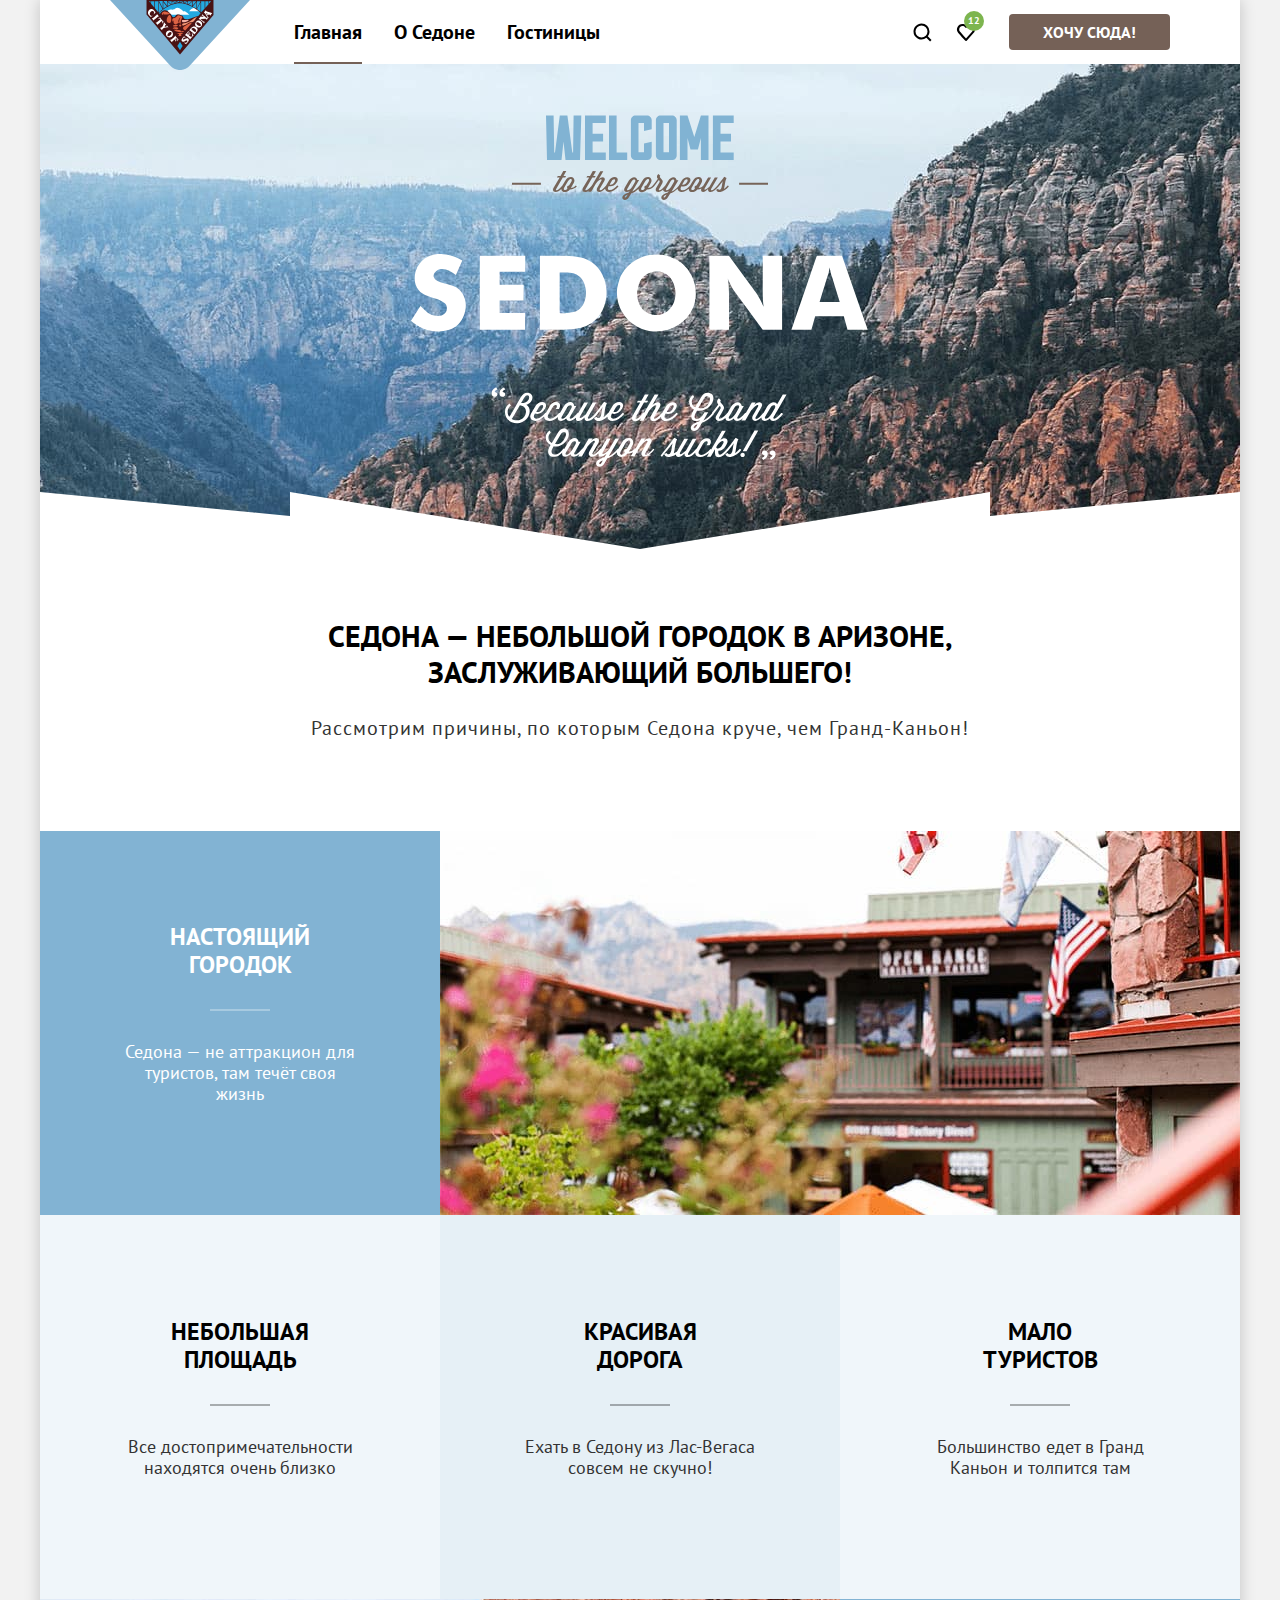
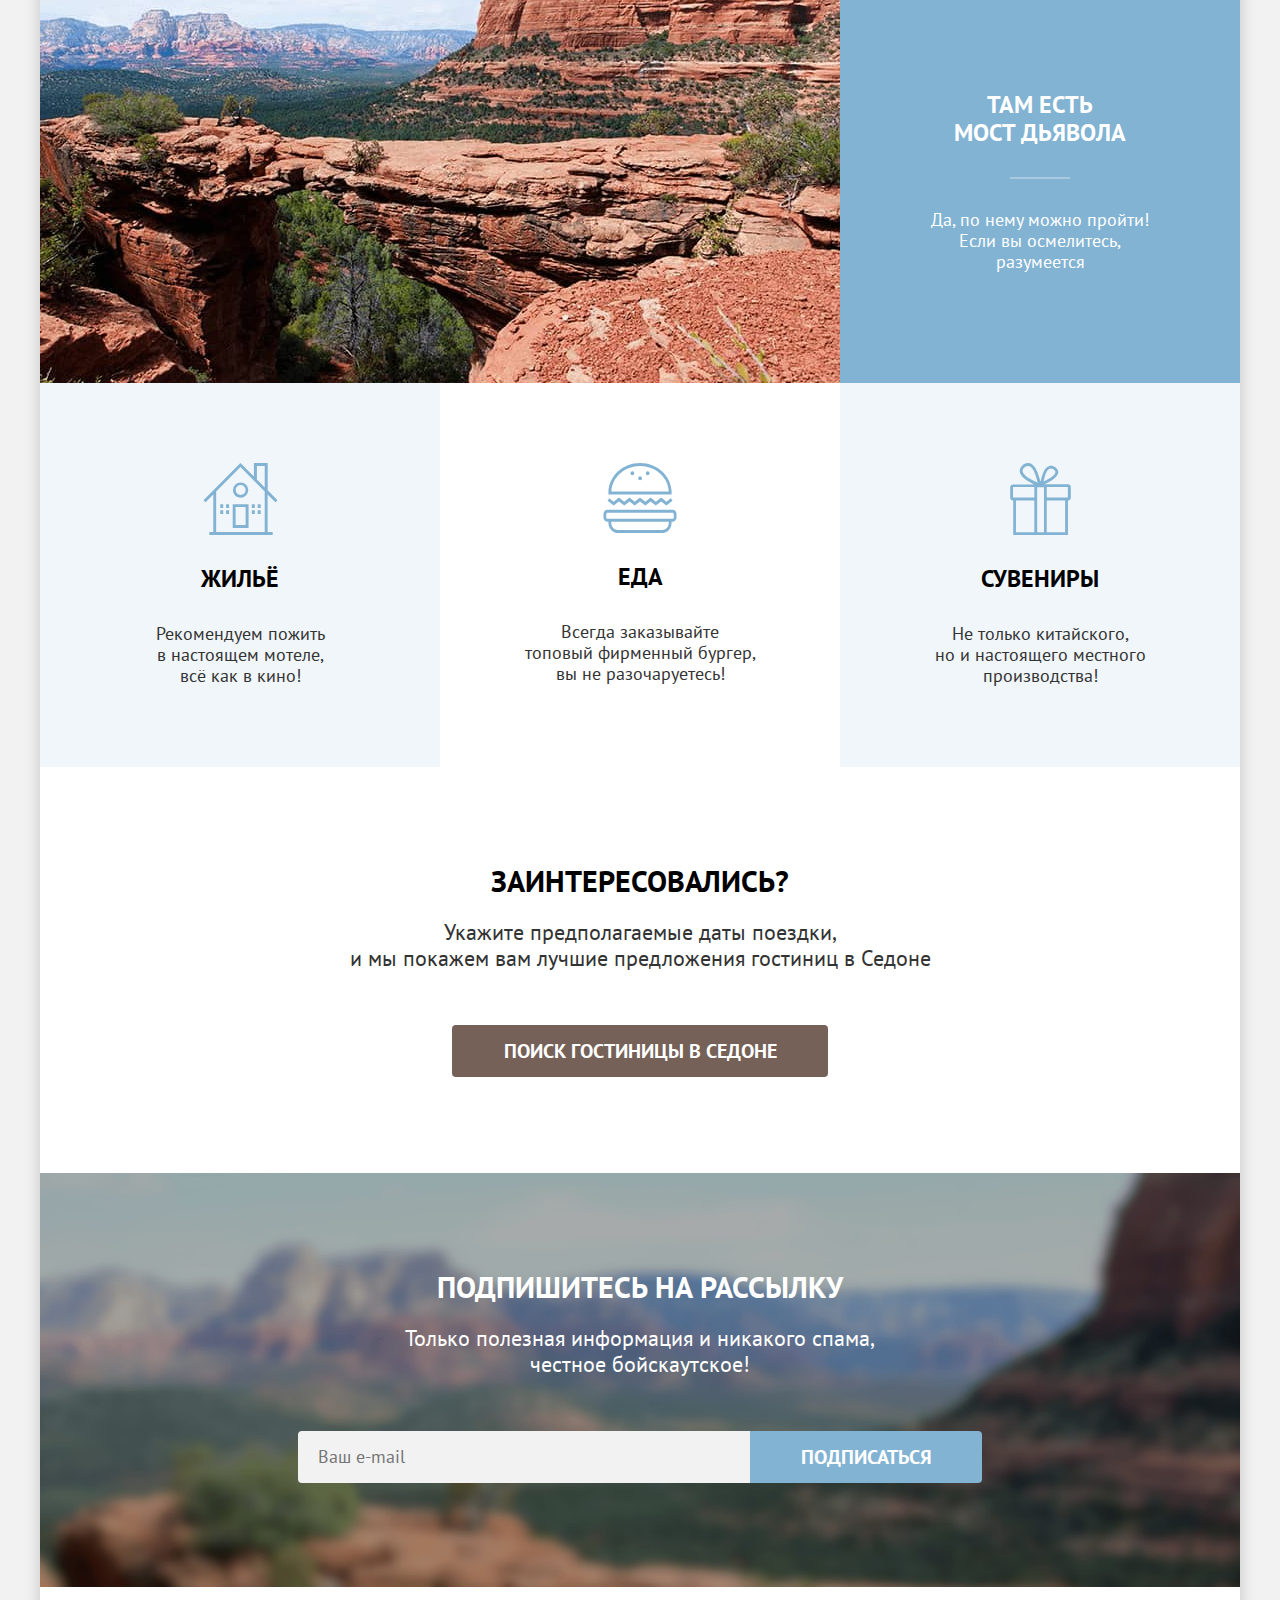
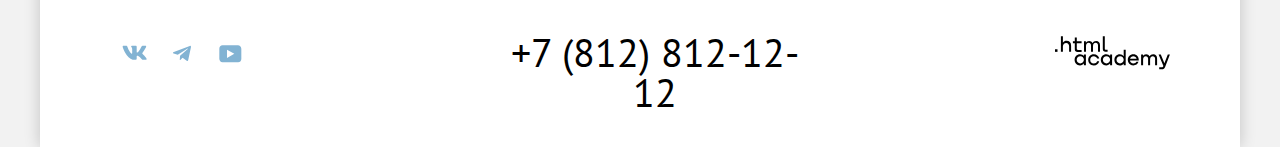
<file: index.html>
<!DOCTYPE html>
<html lang="ru">
  <head>
    <meta charset="utf-8">
    <meta name="viewport" content="width=device-width, initial-scale=1.0">
    <title>HTML Academy: Седона</title>
    <link rel="stylesheet" href="styles/styles.css">
    <link rel="icon" href="favicon.ico"><!-- 32×32 -->
    <link rel="icon" href="images/favicon.png" type="image/png+xml">
  </head>
  <body>
    <div class="container">
      <header class="page-header">
        <nav class="navigation">
          <a class="navigation-logo">
            <img src="images/logo.svg" width="140" height="70" alt="Логотип Седоны.">
          </a>

          <ul class="navigation-list clear-list">
            <li class="navigation-item">
              <a class="navigation-link navigation-link-current">Главная</a>
            </li>
            <li class="navigation-item">
              <a class="navigation-link" href="#">О Седоне</a>
            </li>
            <li class="navigation-item">
              <a class="navigation-link" href="catalog.html">Гостиницы</a>
            </li>
          </ul>
          <ul class="menu-list clear-list">
            <li class="menu-item">
              <a class="menu-link" href="#">
                <svg aria-hidden="true" focusable="false" width="20" height="20" viewbox="0 0 20 20" fill="currentColor" xmlns="http://www.w3.org/2000/svg">
                  <path d="m19.5 18-3.7-3.67c1-1.3 1.7-2.98 1.7-4.87a8 8 0 0 0-8-7.96c-4.4 0-8 3.68-8 8.06a8 8 0 0 0 12.9 6.26l3.7 3.68 1.4-1.5Zm-10-2.48a6 6 0 0 1-6-5.96 6 6 0 0 1 12 0 6 6 0 0 1-6 5.96Z"/>
                </svg>
                <span class="visually-hidden">
                  Поиск
                </span>
              </a>
            </li>
            <li class="menu-item">
              <a class="menu-link menu-link-heart" href="#">
                <svg aria-hidden="true" focusable="false" width="20" height="20" viewbox="0 0 20 20" fill="currentColor" xmlns="http://www.w3.org/2000/svg">
                  <path d="M9.9 19a.9.9 0 0 1-.8-.4c-5.4-6.1-6.7-7.5-7-7.9A5.4 5.4 0 0 1 6.5 2C7.8 2 9 2.5 10 3.3a5.46 5.46 0 0 1 9 4.1c0 1.3-.5 2.5-1.3 3.4l-7 7.9c-.2.2-.4.3-.8.3Zm-6-9.5c.3.4 3.5 4 6.1 6.9l6.2-7c.5-.5.7-1.2.7-2 0-1.8-1.5-3.3-3.3-3.3-1 0-2 .5-2.7 1.3-.3.3-.6.4-.9.4-.3 0-.6-.2-.8-.4-.7-.8-1.7-1.3-2.7-1.3-1.8 0-3.3 1.5-3.3 3.3-.1.9.3 1.6.7 2.1-.1 0-.1 0 0 0Z"/>
                </svg>
                <span class="menu-favourites"></span>
                <span class="visually-hidden">
                  Избранное
                </span>
              </a>
            </li>
            <li class="menu-item menu-item-button">
              <a class="button menu-login-button" href="#">
                Хочу сюда!
              </a>
            </li>
          </ul>
        </nav>
      </header>

      <main class="main-container main-index">
        <div class="page-container">
          <section class="hero">
            <div class="hero-diadonals">
              <h1 class="visually-hidden">Добро пожаловать в Седону</h1>
              <img class="hero-logo-welcome" width="458" height="352" src="images/welcome.svg" alt="welcome to the gorgeous sedona.">
            </div>
          </section>

          <section class="advantages">
            <h2 class="advantages-main-title">Седона — небольшой городок в Аризоне,<br> заслуживающий большего!</h2>
            <p class="advantages-main-description">Рассмотрим причины, по которым Седона круче, чем Гранд-Каньон!</p>
            <ul class="advantages-list clear-list">
              <li class="advantages-item-blue">
                <div class="advantages-town-container">
                  <h3 class="advantages-title">Настоящий<br> городок</h3>
                  <p class="advantages-description">Седона — не аттракцион для<br> туристов, там течёт своя<br> жизнь</p>
                </div>
                <img class="advantages-item-image" src="images/shtetl-architecture.jpg" width="800" height="384" alt="Фото городка.">
              </li>
              <li class="advantages-item advantages-paleblue">
                <h3 class="advantages-title">Небольшая<br> площадь</h3>
                <p class="advantages-description">Все достопримечательности<br> находятся очень близко</p>
              </li>
              <li class="advantages-item advantages-lightblue">
                <h3 class="advantages-title">Красивая<br> дорога</h3>
                <p class="advantages-description">Ехать в Седону из Лас-Вегаса<br> совсем не скучно!</p>
              </li>
              <li class="advantages-item advantages-paleblue">
                <h3 class="advantages-title">Мало<br> туристов</h3>
                <p class="advantages-description">Большинство едет в Гранд<br> Каньон и толпится там</p>
              </li>
              <li class="advantages-item-blue advantages-bridge">
                <div class="advantages-town-container">
                  <h3 class="advantages-title">Там есть<br> мост дьявола</h3>
                  <p class="advantages-description">Да, по нему можно пройти!<br> Если вы осмелитесь,<br> разумеется</p>
                </div>
                <img class="advantages-item-image" src="images/devils-bridge.jpg" width="800" height="384" alt="Фото мост дьявола.">
              </li>
            </ul>
          </section>

          <section class="service">
            <h2 class="visually-hidden">Сервис</h2>
            <ul class="service-list clear-list">
              <li class="service-item advantages-paleblue">
                <h3 class="service-title">Жильё</h3>
                <img class="service-icon service-icon-house" src="images/house.svg" width="75" height="72" alt="Уютный домик">
                <p class="service-description">Рекомендуем пожить<br> в настоящем мотеле,<br> всё как в кино!</p>
              </li>
              <li class="service-item">
                <h3 class="service-title">Еда</h3>
                <img class="service-icon service-icon-food" src="images/food.svg" width="74" height="70" alt="Вкусная еда">
                <p class="service-description">Всегда заказывайте<br> топовый фирменный бургер,<br> вы не разочаруетесь!</p>
              </li>
              <li class="service-item advantages-paleblue">
                <h3 class="service-title">Сувениры</h3>
                <img class="service-icon service-icon-souvenirs" src="images/souvenirs.svg" width="75" height="72" alt="Сувениры">
                <p class="service-description">Не только китайского,<br> но и настоящего местного<br> производства!</p>
              </li>
            </ul>
          </section>

          <section class="search">
            <h2 class="search-title">Заинтересовались?</h2>
            <p class="search-date">Укажите предполагаемые даты поездки,<br> и мы покажем вам лучшие предложения гостиниц в Седоне</p>
            <a class="button search-button" href="#">Поиск гостиницы в Седоне</a>
          </section>
          <section class="newsletter">
            <h3 class="newsletter-title">Подпишитесь на рассылку</h3>
            <p class="newsletter-description">Только полезная информация и никакого спама,<br> честное бойскаутское!</p>

            <form class="newsletter-form" action="https://echo.htmlacademy.ru/" method="post">
              <label for="newsletter-email" class="visually-hidden">Заполните поле e-mail</label>
              <input class="newsletter-field" placeholder="Ваш e-mail" type="email" name="newsletter-email" id="newsletter-email" required>
              <button class="button newsletter-button" type="submit">Подписаться</button>
            </form>
          </section>
        </div>
      </main>

      <footer class="page-footer">
        <section class="footer-social">
          <h2 class="visually-hidden">Наши социальные сети</h2>
          <ul class="footer-social-list clear-list">
            <li class="footer-social-item">
              <a class="footer-social-link" href="https://vk.com/htmlacademy">
                <span class="visually-hidden">ВКонтакте</span>
                <svg class="footer-social-icon" aria-hidden="true" focusable="false" width="25" height="15" viewbox="0 0 25 15" fill="currentColor" xmlns="http://www.w3.org/2000/svg">
                  <path fill-rule="evenodd" clip-rule="evenodd" d="M24.12 1.8c.16-.54 0-.94-.8-.94H20.7c-.67 0-.98.34-1.15.73 0 0-1.33 3.2-3.22 5.27-.61.6-.9.8-1.23.8-.16 0-.41-.2-.41-.75v-5.1c0-.66-.19-.95-.74-.95H9.82c-.42 0-.67.3-.67.59 0 .62.95.76 1.04 2.51v3.8c0 .83-.15.98-.48.98-.9 0-3.06-3.2-4.34-6.88-.25-.72-.5-1-1.18-1H1.57c-.75 0-.9.34-.9.73 0 .68.89 4.07 4.14 8.55 2.17 3.06 5.23 4.72 8 4.72 1.68 0 1.88-.37 1.88-1v-2.32c0-.74.16-.88.7-.88.38 0 1.05.19 2.6 1.66 1.79 1.75 2.08 2.54 3.08 2.54h2.63c.75 0 1.12-.37.9-1.1-.23-.72-1.08-1.77-2.2-3.02-.62-.71-1.54-1.48-1.82-1.86-.39-.5-.28-.71 0-1.15 0 0 3.2-4.42 3.54-5.93Z"/>
                </svg>
              </a>
            </li>
            <li class="footer-social-item">
              <a class="footer-social-link" href="https://t.me/htmlacademy">
                <span class="visually-hidden">Телеграм</span>
                <svg class="footer-social-icon" aria-hidden="true" focusable="false" width="18" height="16" viewbox="0 0 18 16" fill="currentColor" xmlns="http://www.w3.org/2000/svg">
                  <path d="M16.79.96.84 7.1c-1.09.44-1.08 1.05-.2 1.32l4.1 1.28 9.47-5.98c.44-.27.85-.13.52.17l-7.68 6.93-.28 4.22c.41 0 .6-.2.83-.41l1.99-1.94 4.13 3.06c.77.42 1.31.2 1.5-.71l2.72-12.8c.28-1.1-.43-1.61-1.16-1.28Z"/>
                </svg>
              </a>
            </li>
            <li class="footer-social-item">
              <a class="footer-social-link" href="https://www.youtube.com/user/htmlacademyru">
                <span class="visually-hidden">YouTube</span>
                <svg class="footer-social-icon" aria-hidden="true" focusable="false" width="23" height="18" viewbox="0 0 23 18" fill="currentColor" xmlns="http://www.w3.org/2000/svg">
                  <path d="M18.94.36H3.51C1.65.36.33 1.95.33 3.76v10.09c0 1.91 1.32 3.5 3.18 3.5h15.65c1.64 0 3.17-1.59 3.17-3.4V3.76c-.22-1.8-1.53-3.4-3.39-3.4ZM7.99 12.89V4.82l7.34 4.04-7.34 4.03Z"/>
                </svg>
              </a>
            </li>
          </ul>
        </section>

        <section class="footer-contacts">
          <h2 class="visually-hidden">Наш номер телефона</h2>
          <a class="contacts" href="tel:+78128121212">+7 (812) 812-12-12</a>
        </section>

        <section class="footer-htmlacademy">
          <h2 class="visually-hidden">Сайт htmlacademy</h2>
          <a class="htmlacademy-link" href="https://htmlacademy.ru/">
            <svg class="logo-htmlacademy" width="115" height="34" viewBox="0 0 115 34" fill="currentColor" xmlns="http://www.w3.org/2000/svg">
              <path d="M0 13.2564V15.8564H2.5V13.2564H0Z"/>
              <path d="M11.6 4.85645C10 4.85645 8.8 5.55645 8 6.55645H7.9V0.356445H5.9V15.8564H7.9V10.5564C7.9 8.45645 9.2 6.95645 11.2 6.95645C13 6.95645 14.1 8.35645 14.1 10.1564V15.8564H16.1V9.75644C16.2 6.75644 14.3 4.85645 11.6 4.85645Z"/>
              <path d="M26.6 5.15645H21.8V1.45645H19.8V5.25645H17.9V7.25645H19.8V13.2564C19.8 14.9564 20.8 15.9564 22.5 15.9564H26.6V13.9564H22.9C22.2 13.9564 21.8 13.5564 21.8 12.8564V7.15645H26.6V5.15645Z"/>
              <path d="M41.1 4.95645C39.5 4.95645 38.2 5.75644 37.6 7.05645H37.5C36.9 5.85645 35.7 4.95645 34.1 4.95645C32.7 4.95645 31.6 5.75645 31 6.75645H30.9V5.15645H29V15.7564H31V10.3564C31 8.35645 32 6.85645 33.6 6.85645C35.1 6.85645 36 7.85645 36 9.45645V15.7564H38V10.1564C38 7.75645 39.4 6.85645 40.6 6.85645C42.1 6.85645 43 7.85645 43 9.45645V15.7564H45V9.25644C45.1 6.75644 43.6 4.95645 41.1 4.95645Z"/>
              <path d="M47.8 13.0564C47.8 14.7564 48.8 15.7564 50.6 15.7564H52.6V13.7564H50.9C50.2 13.7564 49.8 13.3564 49.8 12.6564V0.356445H47.8V13.0564Z"/>
              <path d="M28.9 20.0564C28 18.9564 26.7 18.2564 25 18.2564C21.9 18.2564 19.6 20.5564 19.6 23.8564C19.6 27.1564 21.9 29.4564 25 29.4564C26.8 29.4564 28 28.6564 28.8 27.5564H28.9V29.1564H30.9V18.5564H28.9V20.0564ZM25.3 27.4564C23.1 27.4564 21.7 25.8564 21.7 23.8564C21.7 21.8564 23.1 20.2564 25.3 20.2564C27.5 20.2564 28.9 21.8564 28.9 23.8564C28.9 25.7564 27.5 27.4564 25.3 27.4564Z"/>
              <path d="M44.2 22.3564C43.7 19.9564 41.6 18.2564 38.8 18.2564C35.4 18.2564 33.2 20.7564 33.2 23.8564C33.2 26.9564 35.4 29.4564 38.8 29.4564C41.6 29.4564 43.7 27.6564 44.2 25.2564H42.1C41.7 26.5564 40.4 27.5564 38.8 27.5564C36.6 27.5564 35.2 25.9564 35.2 23.9564C35.2 21.9564 36.6 20.3564 38.8 20.3564C40.4 20.3564 41.6 21.3564 42.1 22.5564H44.2V22.3564Z"/>
              <path d="M55.1 20.0564C54.2 18.9564 52.9 18.2564 51.2 18.2564C48.1 18.2564 45.8 20.5564 45.8 23.8564C45.8 27.1564 48.1 29.4564 51.2 29.4564C53 29.4564 54.2 28.6564 55 27.5564H55.1V29.1564H57.1V18.5564H55.1V20.0564ZM51.5 27.4564C49.3 27.4564 47.9 25.8564 47.9 23.8564C47.9 21.8564 49.3 20.2564 51.5 20.2564C53.7 20.2564 55.1 21.8564 55.1 23.8564C55.1 25.7564 53.6 27.4564 51.5 27.4564Z"/>
              <path d="M68.7 20.1564C67.8 19.0564 66.5 18.2564 64.8 18.2564C61.7 18.2564 59.4 20.5564 59.4 23.8564C59.4 27.1564 61.6 29.4564 64.8 29.4564C66.5 29.4564 67.8 28.6564 68.6 27.6564H68.7V29.1564H70.7V13.7564H68.7V20.1564ZM65.1 27.4564C62.9 27.4564 61.5 25.8564 61.5 23.8564C61.5 21.8564 62.9 20.2564 65.1 20.2564C67.3 20.2564 68.7 21.8564 68.7 23.8564C68.6 25.8564 67.2 27.4564 65.1 27.4564Z"/>
              <path d="M78.3 18.2564C75 18.2564 72.8 20.7564 72.8 23.8564C72.8 26.8564 74.9 29.4564 78.3 29.4564C80.8 29.4564 82.8 28.1564 83.5 25.8564H81.4C80.9 26.8564 79.8 27.4564 78.4 27.4564C76.5 27.4564 75.1 26.1564 75 24.5564H83.8C84 20.9564 81.8 18.2564 78.3 18.2564ZM78.3 20.1564C80 20.1564 81.3 21.1564 81.6 22.7564H75.1C75.4 21.2564 76.6 20.1564 78.3 20.1564Z"/>
              <path d="M98.2 18.2564C96.6 18.2564 95.3 19.0564 94.6 20.2564H94.5C93.9 19.0564 92.7 18.2564 91.1 18.2564C89.7 18.2564 88.6 18.9564 88 20.0564V18.5564H86.1V29.1564H88.1V23.7564C88.1 21.7564 89.1 20.3564 90.7 20.2564C92.2 20.2564 93.1 21.2564 93.1 22.8564V29.1564H95.1V23.5564C95.1 21.1564 96.5 20.2564 97.7 20.2564C99.2 20.2564 100.1 21.2564 100.1 22.8564V29.1564H102.1V22.6564C102.2 20.0564 100.7 18.2564 98.2 18.2564Z"/>
              <path d="M109.4 27.3564L105.8 18.4564H103.6L108.4 30.0564C108.1 30.9564 107.7 31.2564 106.7 31.2564H104.2V33.2564H106.7C108.5 33.2564 109.5 32.4564 110.2 30.6564L114.9 18.4564H112.8L109.4 27.3564Z"/>
              </svg>
          </a>
        </section>
      </footer>
    </div>
  </body>
</html>
</file>
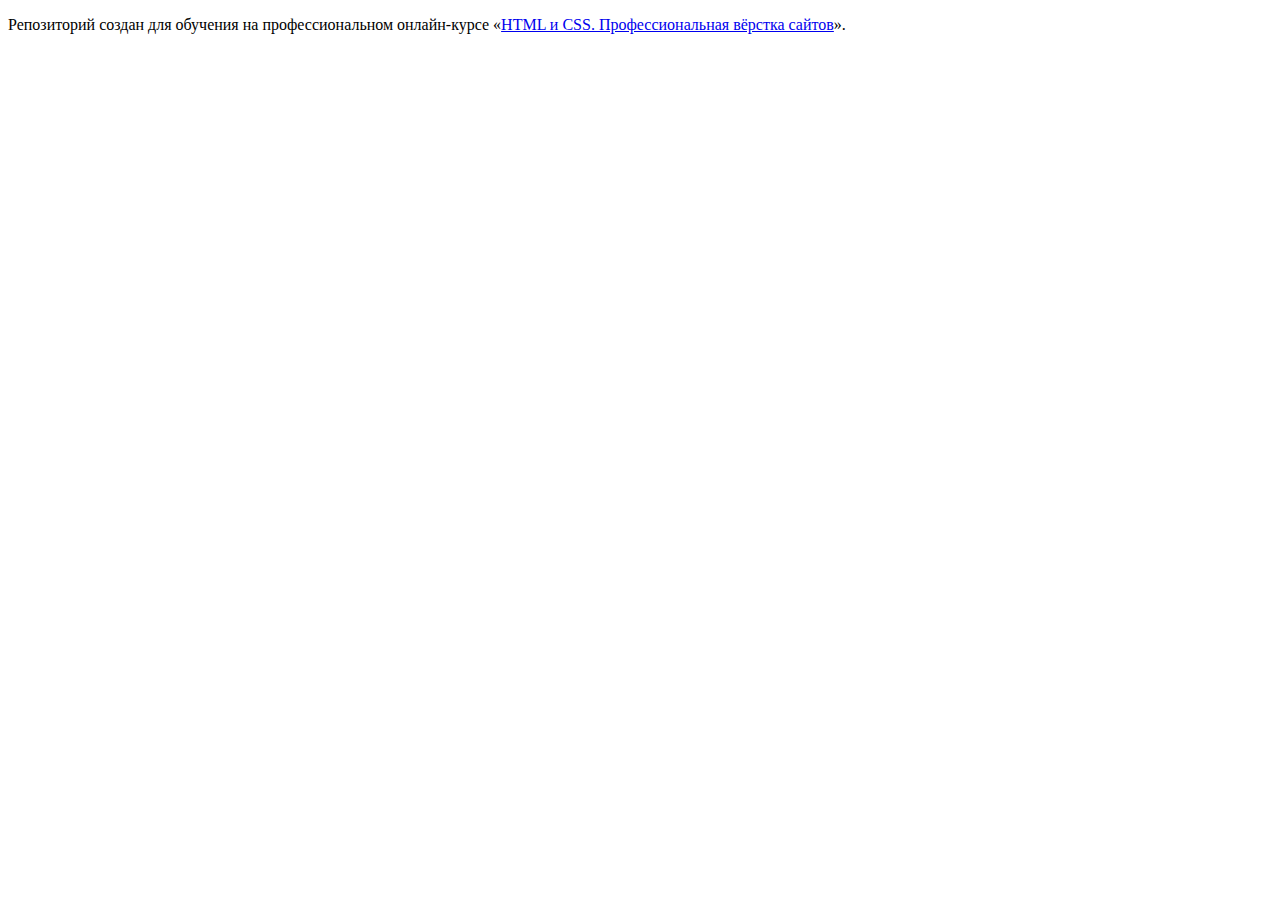
<file: 1/index.html>
<!DOCTYPE html>
<html lang="ru">
  <head>
    <meta charset="utf-8">
    <title>HTML Academy: Седона</title>
    <base href="https://htmlacademy-htmlcss.github.io/2180395-sedona-35/1/">
</head>
  <body>

    <p>Репозиторий создан для обучения на профессиональном онлайн‑курсе «<a href="https://htmlacademy.ru/intensive/htmlcss">HTML и CSS. Профессиональная вёрстка сайтов</a>».</p>

  </body>
</html>
</file>
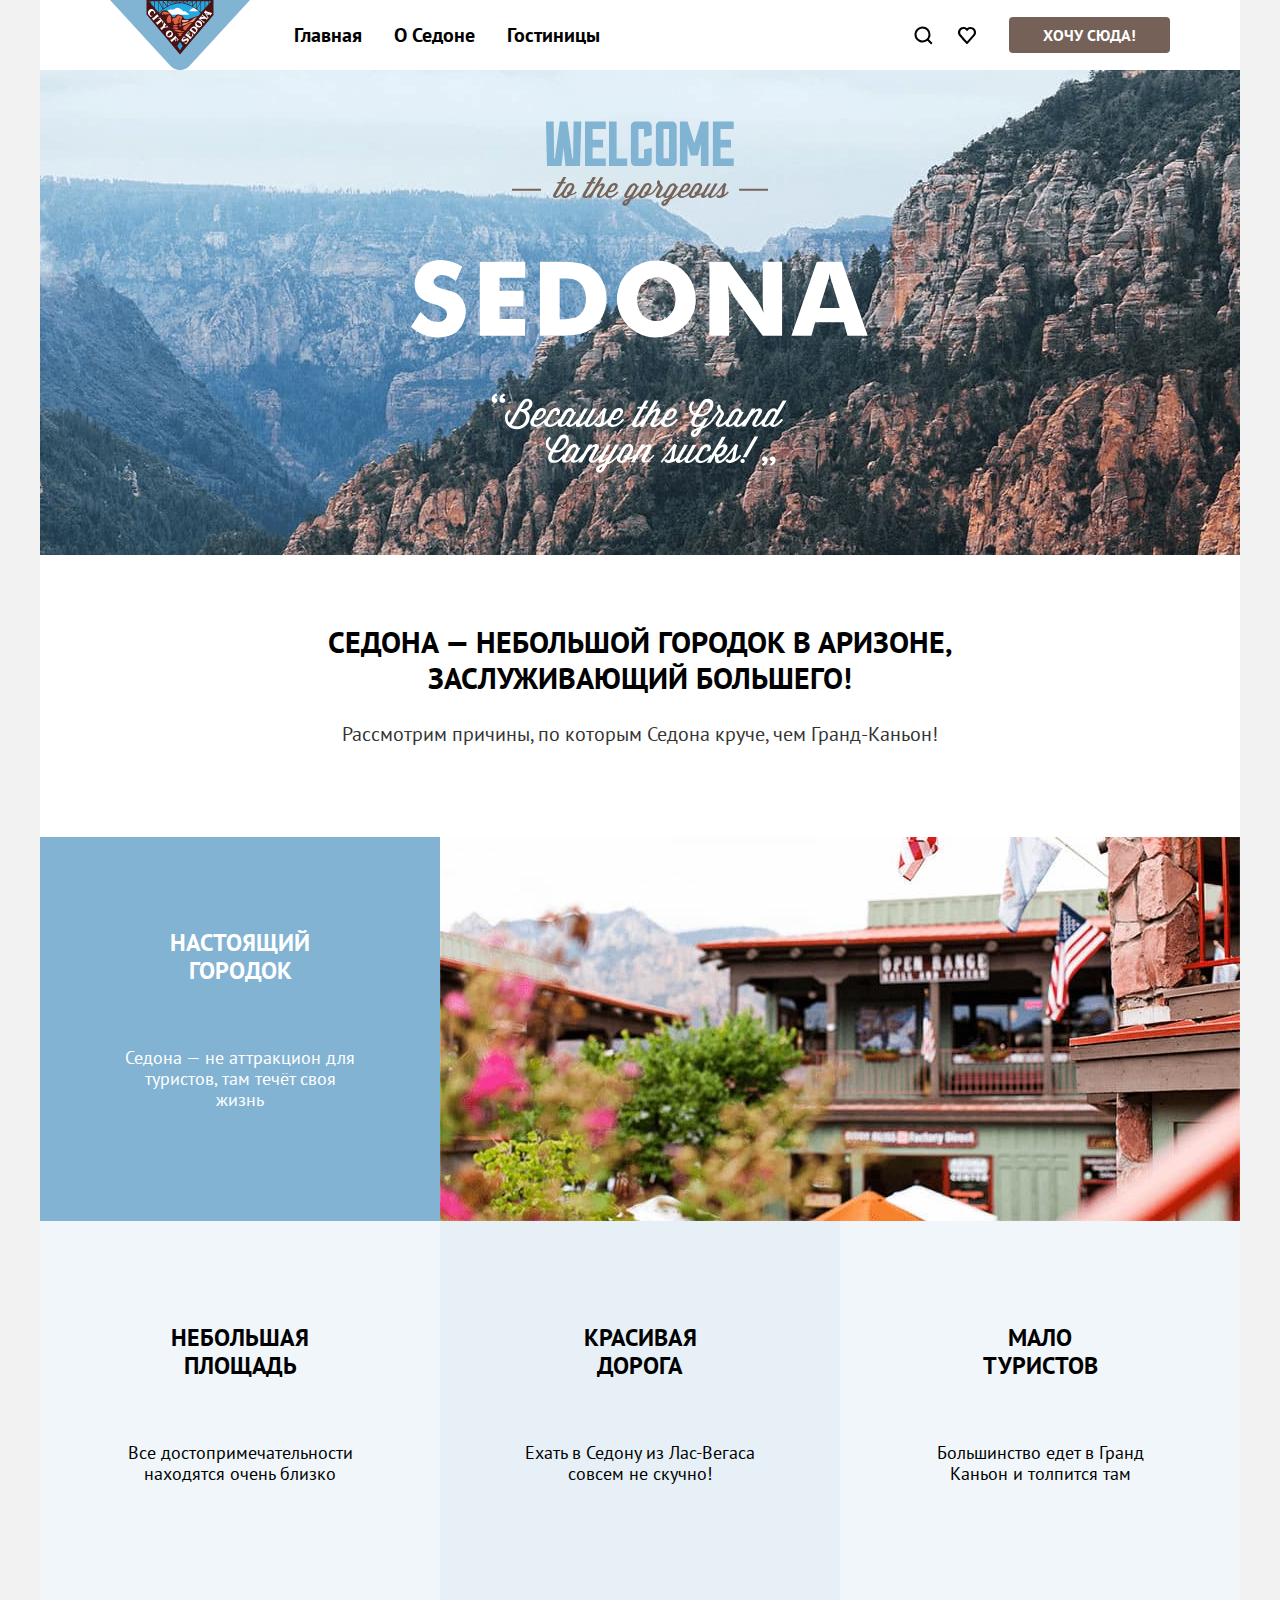
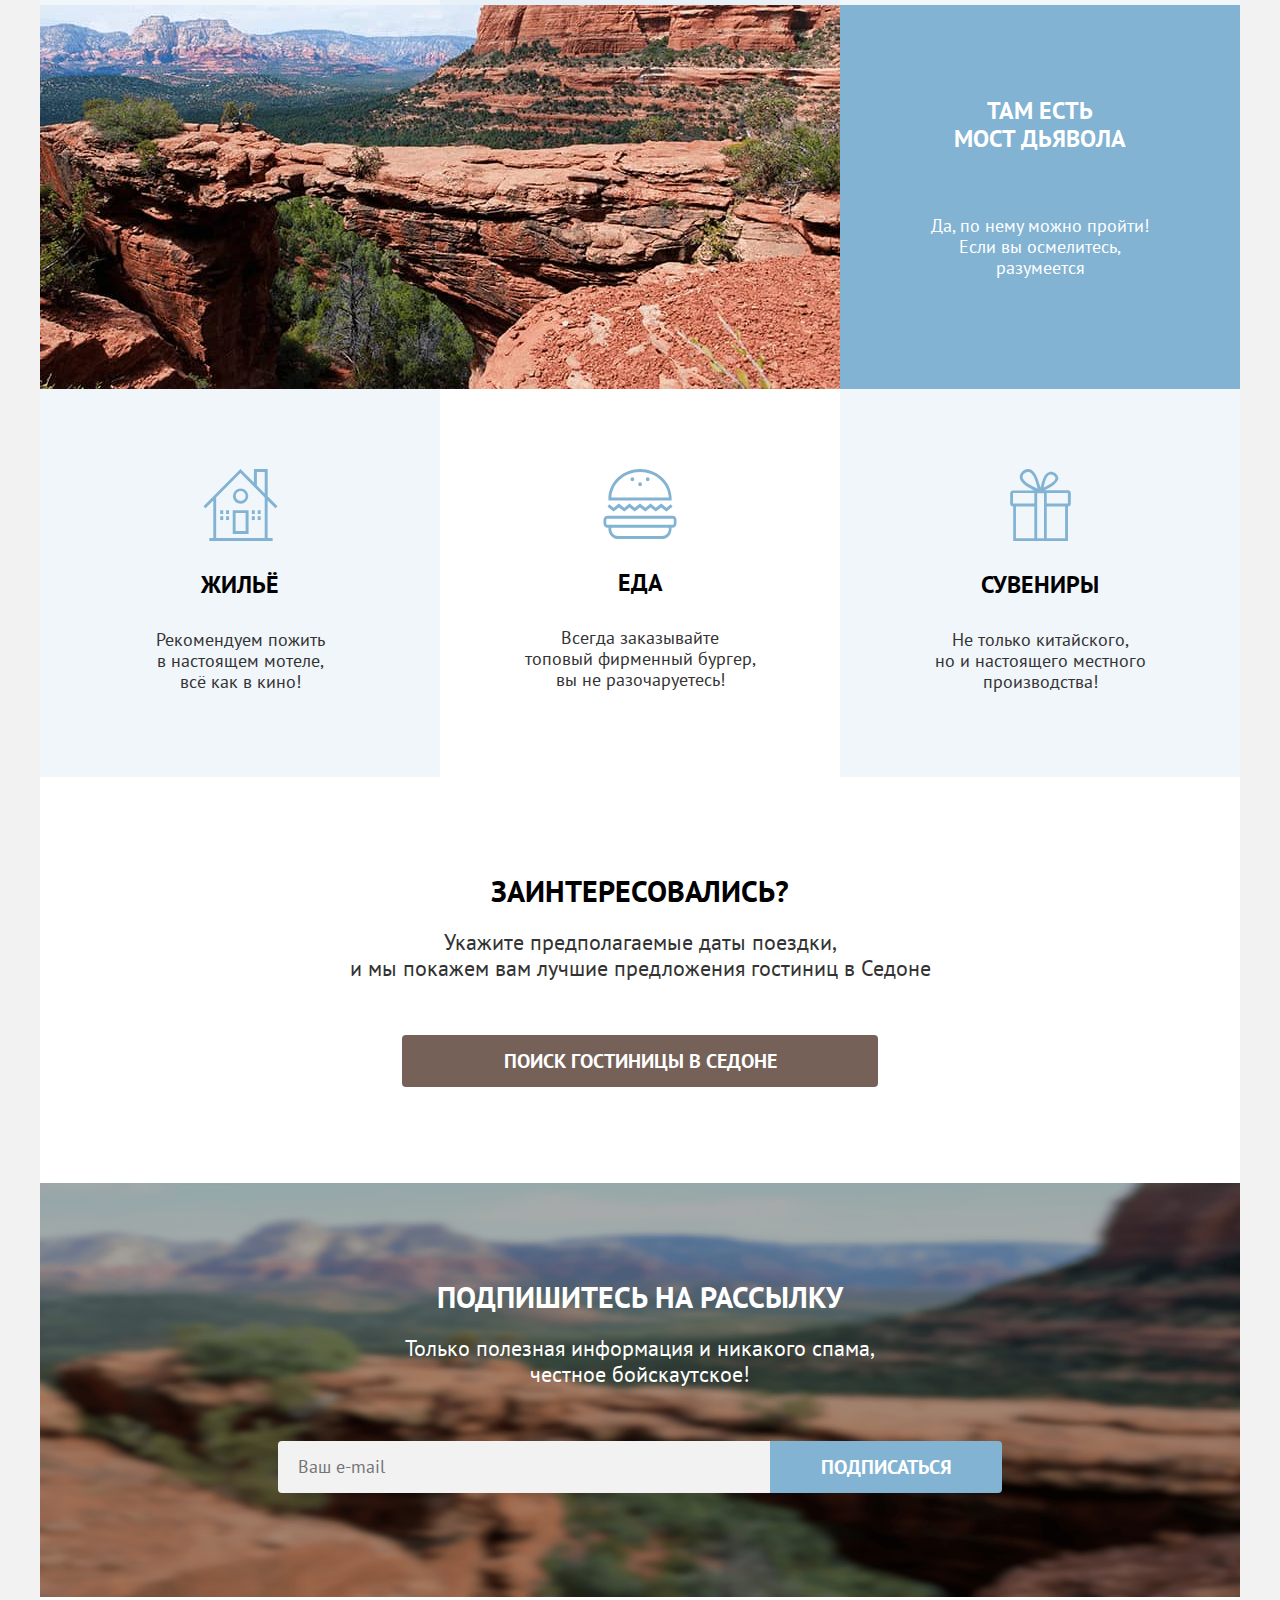
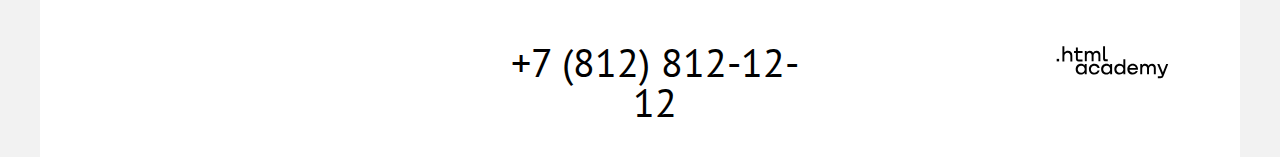
<file: 6/index.html>
<!DOCTYPE html>
<html lang="ru">
  <head>
    <meta charset="utf-8">
    <meta name="viewport" content="width=device-width, initial-scale=1">
    <title>HTML Academy: Седона</title>
    <link rel="stylesheet" href="styles/styles.css">
    <base href="https://htmlacademy-htmlcss.github.io/2180395-sedona-35/6/">
</head>
  <body>
    <div class="container">
      <header class="page-header">
        <nav class="navigation">
          <div class="navigation-logo">
            <a>
              <img src="images/logo.svg" width="140" height="70" alt="Логотип Седоны.">
            </a>
          </div>

          <ul class="navigation-list clear-list">
            <li class="navigation-item">
              <a class="navigation-link navigation-link-current">Главная</a>
            </li>
            <li class="navigation-item">
              <a class="navigation-link" href="#">О Седоне</a>
            </li>
            <li class="navigation-item">
              <a class="navigation-link" href="catalog.html">Гостиницы</a>
            </li>
          </ul>
          <ul class="menu-list menu-user clear-list">
            <li class="menu-item">
              <a class="menu-link" href="#">
                <img class="menu-link-search" width="20" height="20" src="images/search.svg" alt="Поиск.">
                <span class="visually-hidden">
                  Поиск
                </span>
              </a>
            </li>
            <li class="menu-item">
              <a class="menu-link" href="#">
                <img class="menu-link-heart" width="20" height="20" src="images/heart.svg" alt="Избранное.">
                <span class="visually-hidden">
                  Избранное
                </span>
              </a>
            </li>
            <li class="menu-item menu-item-button">
              <a class="button login-button" href="#">
                Хочу сюда!
              </a>
            </li>
          </ul>
        </nav>
      </header>

      <main class="main-container main-index">
        <div class="page-container">
          <section class="hero">
            <h1 class="visually-hidden">
              Добро пожаловать в Седону
            </h1>
            <img class="hero-logo-welcome" width="458" height="352" src="images/welcome.svg" alt="welcome to the gorgeous sedona.">
          </section>

          <section class="advantages">
            <h2 class="advantages-main-title">Седона — небольшой городок в Аризоне,<br> заслуживающий большего!</h2>
            <p class="advantages-main-description">Рассмотрим причины, по которым Седона круче, чем Гранд-Каньон!</p>
            <ul class="advantages-list clear-list">
              <li class="advantages-item-blue">
                <div class="advantages-town-container">
                  <h3 class="advantages-title">Настоящий<br> городок</h3>
                  <p class="advantages-description">Седона — не аттракцион для<br> туристов, там течёт своя<br> жизнь</p>
                </div>
                <img class="advantages-item-image" src="images/shtetl-architecture.jpg" width="800" height="384" alt="Фото городка.">
              </li>
              <li class="advantages-item advantages-paleblue">
                <h3 class="advantages-title">Небольшая<br> площадь</h3>
                <p class="advantages-description">Все достопримечательности<br> находятся очень близко</p>
              </li>
              <li class="advantages-item advantages-lightblue">
                <h3 class="advantages-title">Красивая<br> дорога</h3>
                <p class="advantages-description">Ехать в Седону из Лас-Вегаса<br> совсем не скучно!</p>
              </li>
              <li class="advantages-item advantages-paleblue">
                <h3 class="advantages-title">Мало<br> туристов</h3>
                <p class="advantages-description">Большинство едет в Гранд<br> Каньон и толпится там</p>
              </li>
              <li class="advantages-item-blue advantages-bridge">
                <div class="advantages-town-container">
                  <h3 class="advantages-title">Там есть<br> мост дьявола</h3>
                  <p class="advantages-description">Да, по нему можно пройти!<br> Если вы осмелитесь,<br> разумеется</p>
                </div>
                <img class="advantages-item-image" src="images/devils-bridge.jpg" width="800" height="384" alt="Фото мост дьявола.">
              </li>
            </ul>
          </section>

          <section class="service">
            <h2 class="visually-hidden">Сервис</h2>
            <ul class="service-list clear-list">
              <li class="service-item advantages-paleblue">
                <h3 class="service-title">Жильё</h3>
                <img class="service-icon service-icon-house" src="images/house.svg" width="75" height="72" alt="Уютный домик">
                <p class="service-description">Рекомендуем пожить<br> в настоящем мотеле,<br> всё как в кино!</p>
              </li>
              <li class="service-item">
                <h3 class="service-title">Еда</h3>
                <img class="service-icon service-icon-food" src="images/food.svg" width="74" height="70" alt="Вкусная еда">
                <p class="service-description">Всегда заказывайте<br> топовый фирменный бургер,<br> вы не разочаруетесь!</p>
              </li>
              <li class="service-item advantages-paleblue">
                <h3 class="service-title">Сувениры</h3>
                <img class="service-icon service-icon-souvenirs" src="images/souvenirs.svg" width="75" height="72" alt="Сувениры">
                <p class="service-description">Не только китайского,<br> но и настоящего местного<br> производства!</p>
              </li>
            </ul>
          </section>

          <section class="search">
            <h2 class="search-title">Заинтересовались?</h2>
            <p class="search-date">Укажите предполагаемые даты поездки,<br> и мы покажем вам лучшие предложения гостиниц в Седоне</p>
            <a class="button search-button" href="#">Поиск гостиницы в Седоне</a>
          </section>
          <section class="newsletter">
            <h3 class="newsletter-title">Подпишитесь на рассылку</h3>
            <p class="newsletter-description">Только полезная информация и никакого спама,<br> честное бойскаутское!</p>

            <form class="newsletter-form" action="https://echo.htmlacademy.ru/" method="post">
              <label for="newsletter-email" class="visually-hidden">Заполните поле e-mail</label>
              <input class="newsletter-field" placeholder="Ваш e-mail" type="email" name="newsletter-email" id="newsletter-email" reguired>
              <button class="button newsletter-button" type="submit">Подписаться</button>
            </form>
          </section>
        </div>
      </main>

      <footer class="page-footer">
        <section class="footer-social">
          <h2 class="visually-hidden">Наши социальные сети</h2>
          <ul class="footer-social-list clear-list">
            <li class="footer-social-item">
              <a class="button" href="https://vk.com/htmlacademy">
                <span class="visually-hidden">ВКонтакте</span>
              </a>
            </li>
            <li class="footer-social-item">
              <a class="button" href="https://t.me/htmlacademy">
                <span class="visually-hidden">Телеграм</span>
              </a>
            </li>
            <li class="footer-social-item">
              <a class="button" href="https://www.youtube.com/user/htmlacademyru">
                <span class="visually-hidden">YouTube</span>
              </a>
            </li>
          </ul>
        </section>

        <section class="footer-contacts">
          <h2 class="visually-hidden">Наш номер телефона</h2>
          <a class="contacts" href="tel:+78128121212">+7 (812) 812-12-12</a>
        </section>

        <section class="footer-htmlacademy">
          <h2 class="visually-hidden">Сайт htmlacademy</h2>
          <a class="htmlacademy-link" href="https://htmlacademy.ru/">
            <img src="images/htmlacademy.svg" width="115" height="33" alt="Логотип htmlacademy.">
          </a>
        </section>
      </footer>
    </div>
  </body>
</html>
</file>
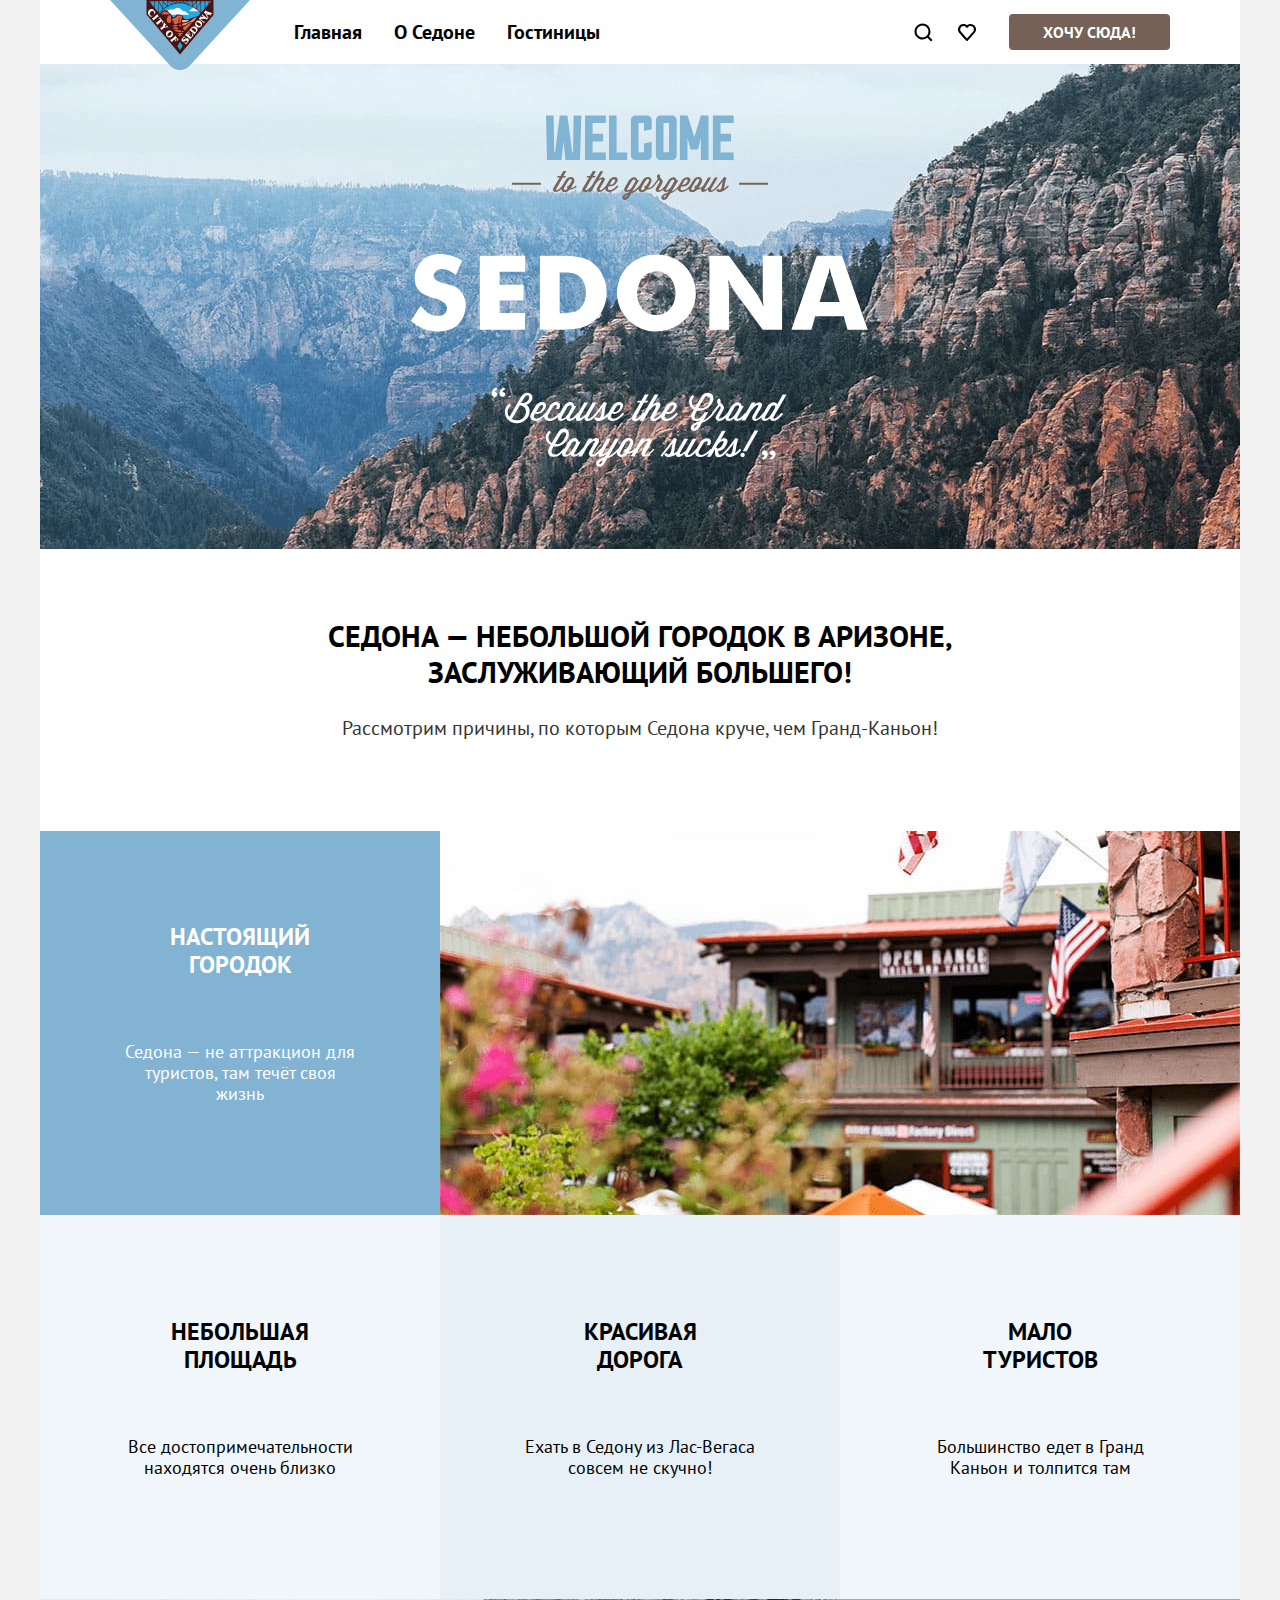
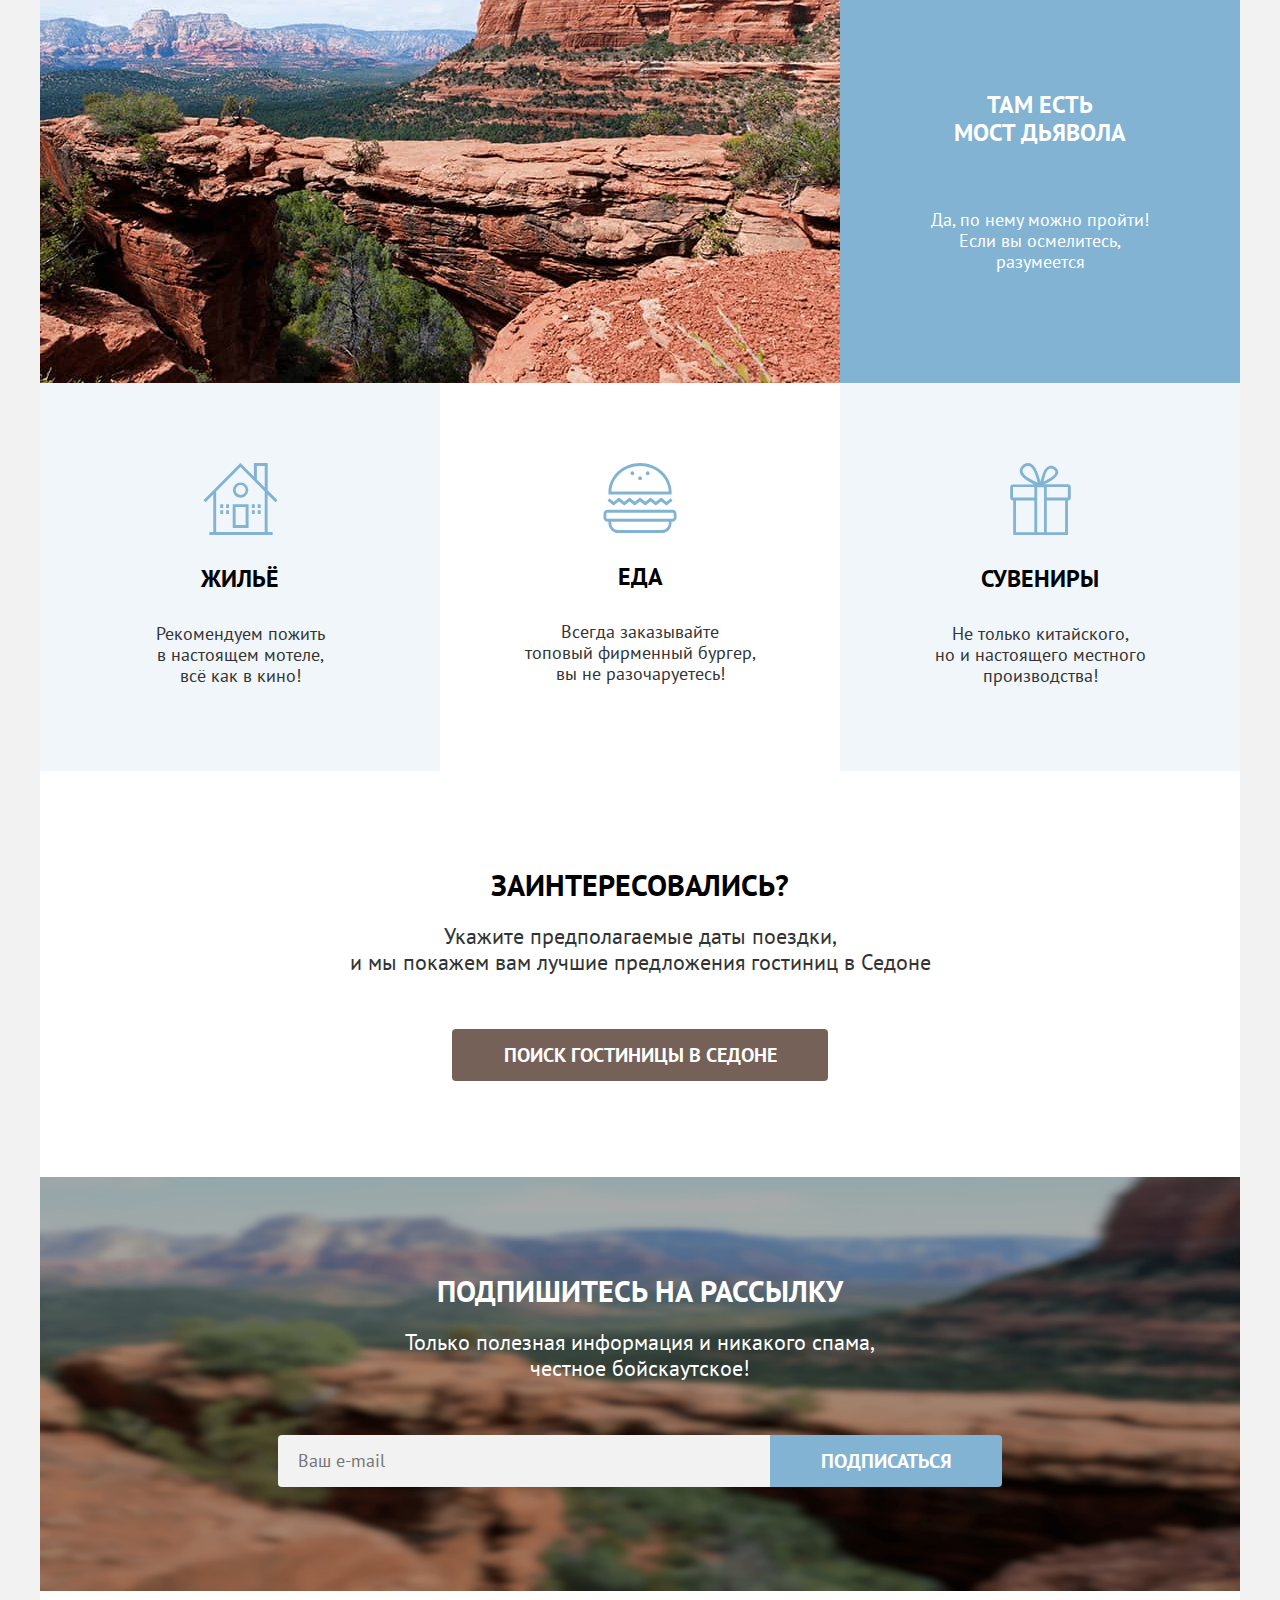
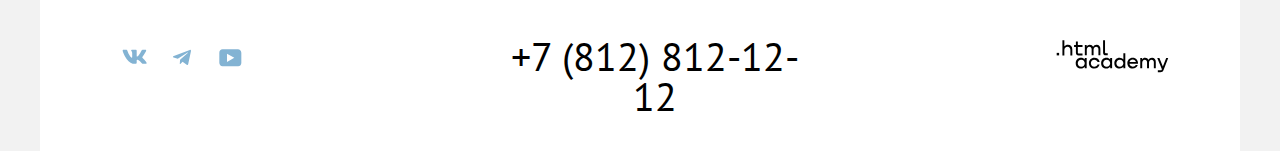
<file: 7/index.html>
<!DOCTYPE html>
<html lang="ru">
  <head>
    <meta charset="utf-8">
    <meta name="viewport" content="width=device-width, initial-scale=1">
    <title>HTML Academy: Седона</title>
    <link rel="stylesheet" href="styles/styles.css">
    <base href="https://htmlacademy-htmlcss.github.io/2180395-sedona-35/7/">
</head>
  <body>
    <div class="container">
      <header class="page-header">
        <nav class="navigation">
          <div class="navigation-logo">
            <a>
              <img src="images/logo.svg" width="140" height="70" alt="Логотип Седоны.">
            </a>
          </div>

          <ul class="navigation-list clear-list">
            <li class="navigation-item">
              <a class="navigation-link navigation-link-current">Главная</a>
            </li>
            <li class="navigation-item">
              <a class="navigation-link" href="#">О Седоне</a>
            </li>
            <li class="navigation-item">
              <a class="navigation-link" href="catalog.html">Гостиницы</a>
            </li>
          </ul>
          <ul class="menu-list clear-list">
            <li class="menu-item">
              <a class="menu-link" href="#">
                <svg aria-hidden="true" focusable="false" width="20" height="20" viewbox="0 0 20 20" fill="none" xmlns="http://www.w3.org/2000/svg">
                  <path d="m19.5 18-3.7-3.67c1-1.3 1.7-2.98 1.7-4.87a8 8 0 0 0-8-7.96c-4.4 0-8 3.68-8 8.06a8 8 0 0 0 12.9 6.26l3.7 3.68 1.4-1.5Zm-10-2.48a6 6 0 0 1-6-5.96 6 6 0 0 1 12 0 6 6 0 0 1-6 5.96Z" fill="#000"/>
                </svg>
                <span class="visually-hidden">
                  Поиск
                </span>
              </a>
            </li>
            <li class="menu-item">
              <a class="menu-link" href="#">
                <svg aria-hidden="true" focusable="false" width="20" height="20" viewbox="0 0 20 20" fill="none" xmlns="http://www.w3.org/2000/svg">
                  <path d="M9.9 19a.9.9 0 0 1-.8-.4c-5.4-6.1-6.7-7.5-7-7.9A5.4 5.4 0 0 1 6.5 2C7.8 2 9 2.5 10 3.3a5.46 5.46 0 0 1 9 4.1c0 1.3-.5 2.5-1.3 3.4l-7 7.9c-.2.2-.4.3-.8.3Zm-6-9.5c.3.4 3.5 4 6.1 6.9l6.2-7c.5-.5.7-1.2.7-2 0-1.8-1.5-3.3-3.3-3.3-1 0-2 .5-2.7 1.3-.3.3-.6.4-.9.4-.3 0-.6-.2-.8-.4-.7-.8-1.7-1.3-2.7-1.3-1.8 0-3.3 1.5-3.3 3.3-.1.9.3 1.6.7 2.1-.1 0-.1 0 0 0Z" fill="#000"/>
                </svg>
                <span class="visually-hidden">
                  Избранное
                </span>
              </a>
            </li>
            <li class="menu-item menu-item-button">
              <a class="button login-button" href="#">
                Хочу сюда!
              </a>
            </li>
          </ul>
        </nav>
      </header>

      <main class="main-container main-index">
        <div class="page-container">
          <section class="hero">
            <h1 class="visually-hidden">
              Добро пожаловать в Седону
            </h1>
            <img class="hero-logo-welcome" width="458" height="352" src="images/welcome.svg" alt="welcome to the gorgeous sedona.">
          </section>

          <section class="advantages">
            <h2 class="advantages-main-title">Седона — небольшой городок в Аризоне,<br> заслуживающий большего!</h2>
            <p class="advantages-main-description">Рассмотрим причины, по которым Седона круче, чем Гранд-Каньон!</p>
            <ul class="advantages-list clear-list">
              <li class="advantages-item-blue">
                <div class="advantages-town-container">
                  <h3 class="advantages-title">Настоящий<br> городок</h3>
                  <p class="advantages-description">Седона — не аттракцион для<br> туристов, там течёт своя<br> жизнь</p>
                </div>
                <img class="advantages-item-image" src="images/shtetl-architecture.jpg" width="800" height="384" alt="Фото городка.">
              </li>
              <li class="advantages-item advantages-paleblue">
                <h3 class="advantages-title">Небольшая<br> площадь</h3>
                <p class="advantages-description">Все достопримечательности<br> находятся очень близко</p>
              </li>
              <li class="advantages-item advantages-lightblue">
                <h3 class="advantages-title">Красивая<br> дорога</h3>
                <p class="advantages-description">Ехать в Седону из Лас-Вегаса<br> совсем не скучно!</p>
              </li>
              <li class="advantages-item advantages-paleblue">
                <h3 class="advantages-title">Мало<br> туристов</h3>
                <p class="advantages-description">Большинство едет в Гранд<br> Каньон и толпится там</p>
              </li>
              <li class="advantages-item-blue advantages-bridge">
                <div class="advantages-town-container">
                  <h3 class="advantages-title">Там есть<br> мост дьявола</h3>
                  <p class="advantages-description">Да, по нему можно пройти!<br> Если вы осмелитесь,<br> разумеется</p>
                </div>
                <img class="advantages-item-image" src="images/devils-bridge.jpg" width="800" height="384" alt="Фото мост дьявола.">
              </li>
            </ul>
          </section>

          <section class="service">
            <h2 class="visually-hidden">Сервис</h2>
            <ul class="service-list clear-list">
              <li class="service-item advantages-paleblue">
                <h3 class="service-title">Жильё</h3>
                <img class="service-icon service-icon-house" src="images/house.svg" width="75" height="72" alt="Уютный домик">
                <p class="service-description">Рекомендуем пожить<br> в настоящем мотеле,<br> всё как в кино!</p>
              </li>
              <li class="service-item">
                <h3 class="service-title">Еда</h3>
                <img class="service-icon service-icon-food" src="images/food.svg" width="74" height="70" alt="Вкусная еда">
                <p class="service-description">Всегда заказывайте<br> топовый фирменный бургер,<br> вы не разочаруетесь!</p>
              </li>
              <li class="service-item advantages-paleblue">
                <h3 class="service-title">Сувениры</h3>
                <img class="service-icon service-icon-souvenirs" src="images/souvenirs.svg" width="75" height="72" alt="Сувениры">
                <p class="service-description">Не только китайского,<br> но и настоящего местного<br> производства!</p>
              </li>
            </ul>
          </section>

          <section class="search">
            <h2 class="search-title">Заинтересовались?</h2>
            <p class="search-date">Укажите предполагаемые даты поездки,<br> и мы покажем вам лучшие предложения гостиниц в Седоне</p>
            <a class="button search-button" href="#">Поиск гостиницы в Седоне</a>
          </section>
          <section class="newsletter">
            <h3 class="newsletter-title">Подпишитесь на рассылку</h3>
            <p class="newsletter-description">Только полезная информация и никакого спама,<br> честное бойскаутское!</p>

            <form class="newsletter-form" action="https://echo.htmlacademy.ru/" method="post">
              <label for="newsletter-email" class="visually-hidden">Заполните поле e-mail</label>
              <input class="newsletter-field" placeholder="Ваш e-mail" type="email" name="newsletter-email" id="newsletter-email" reguired>
              <button class="button newsletter-button" type="submit">Подписаться</button>
            </form>
          </section>
        </div>
      </main>

      <footer class="page-footer">
        <section class="footer-social">
          <h2 class="visually-hidden">Наши социальные сети</h2>
          <ul class="footer-social-list clear-list">
            <li class="footer-social-item">
              <a class="footer-social-link" href="https://vk.com/htmlacademy">
                <span class="visually-hidden">ВКонтакте</span>
                <svg class="footer-social-icon" aria-hidden="true" focusable="false" width="25" height="15" viewbox="0 0 25 15" fill="none" xmlns="http://www.w3.org/2000/svg">
                  <path fill-rule="evenodd" clip-rule="evenodd" d="M24.12 1.8c.16-.54 0-.94-.8-.94H20.7c-.67 0-.98.34-1.15.73 0 0-1.33 3.2-3.22 5.27-.61.6-.9.8-1.23.8-.16 0-.41-.2-.41-.75v-5.1c0-.66-.19-.95-.74-.95H9.82c-.42 0-.67.3-.67.59 0 .62.95.76 1.04 2.51v3.8c0 .83-.15.98-.48.98-.9 0-3.06-3.2-4.34-6.88-.25-.72-.5-1-1.18-1H1.57c-.75 0-.9.34-.9.73 0 .68.89 4.07 4.14 8.55 2.17 3.06 5.23 4.72 8 4.72 1.68 0 1.88-.37 1.88-1v-2.32c0-.74.16-.88.7-.88.38 0 1.05.19 2.6 1.66 1.79 1.75 2.08 2.54 3.08 2.54h2.63c.75 0 1.12-.37.9-1.1-.23-.72-1.08-1.77-2.2-3.02-.62-.71-1.54-1.48-1.82-1.86-.39-.5-.28-.71 0-1.15 0 0 3.2-4.42 3.54-5.93Z" fill="#83B3D3"/>
                </svg>
              </a>
            </li>
            <li class="footer-social-item">
              <a class="footer-social-link" href="https://t.me/htmlacademy">
                <span class="visually-hidden">Телеграм</span>
                <svg class="footer-social-icon" aria-hidden="true" focusable="false" width="18" height="16" viewbox="0 0 18 16" fill="none" xmlns="http://www.w3.org/2000/svg">
                  <path d="M16.79.96.84 7.1c-1.09.44-1.08 1.05-.2 1.32l4.1 1.28 9.47-5.98c.44-.27.85-.13.52.17l-7.68 6.93-.28 4.22c.41 0 .6-.2.83-.41l1.99-1.94 4.13 3.06c.77.42 1.31.2 1.5-.71l2.72-12.8c.28-1.1-.43-1.61-1.16-1.28Z" fill="#83B3D3"/>
                </svg>
              </a>
            </li>
            <li class="footer-social-item">
              <a class="footer-social-link" href="https://www.youtube.com/user/htmlacademyru">
                <span class="visually-hidden">YouTube</span>
                <svg class="footer-social-icon" aria-hidden="true" focusable="false" width="23" height="18" viewbox="0 0 23 18" fill="none" xmlns="http://www.w3.org/2000/svg">
                  <path d="M18.94.36H3.51C1.65.36.33 1.95.33 3.76v10.09c0 1.91 1.32 3.5 3.18 3.5h15.65c1.64 0 3.17-1.59 3.17-3.4V3.76c-.22-1.8-1.53-3.4-3.39-3.4ZM7.99 12.89V4.82l7.34 4.04-7.34 4.03Z" fill="#83B3D3"/>
                </svg>
              </a>
            </li>
          </ul>
        </section>

        <section class="footer-contacts">
          <h2 class="visually-hidden">Наш номер телефона</h2>
          <a class="contacts" href="tel:+78128121212">+7 (812) 812-12-12</a>
        </section>

        <section class="footer-htmlacademy">
          <h2 class="visually-hidden">Сайт htmlacademy</h2>
          <a class="htmlacademy-link" href="https://htmlacademy.ru/">
            <img src="images/htmlacademy.svg" width="115" height="33" alt="Логотип htmlacademy.">
          </a>
        </section>
      </footer>
    </div>
  </body>
</html>
</file>
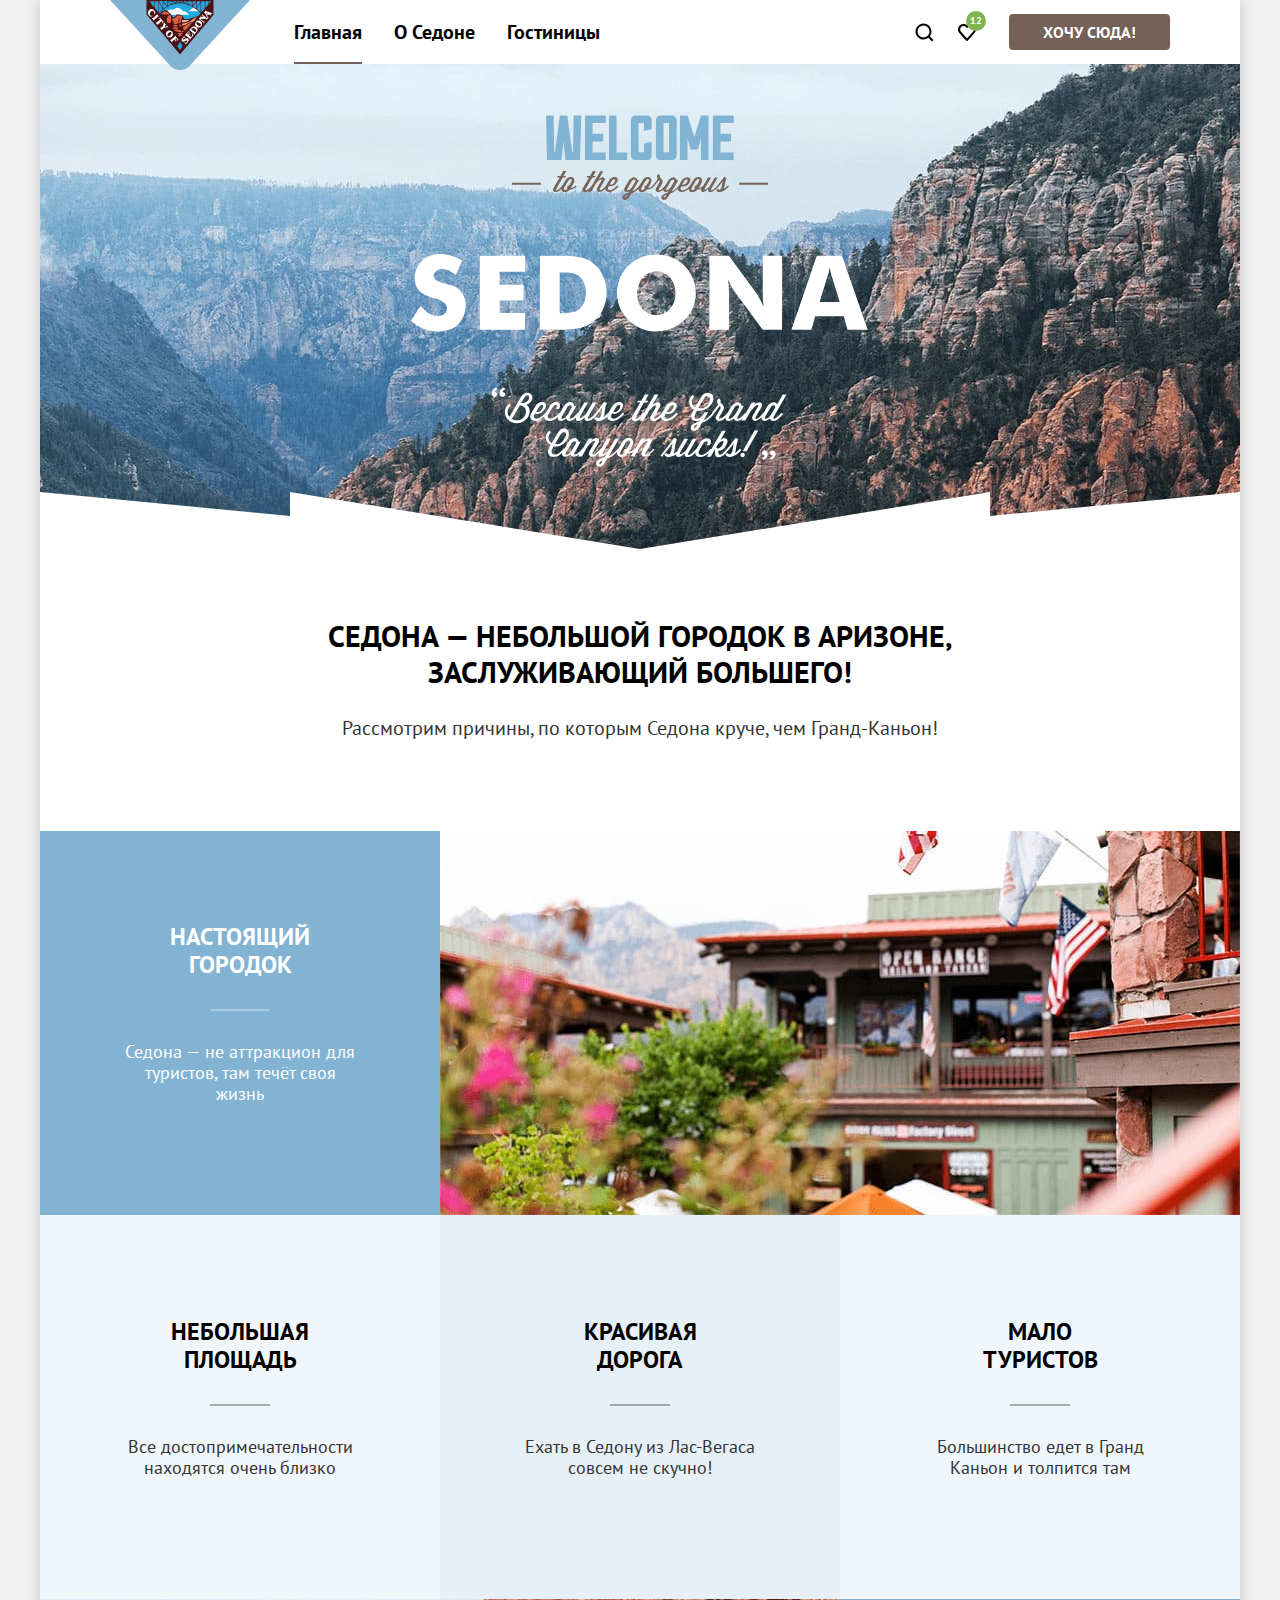
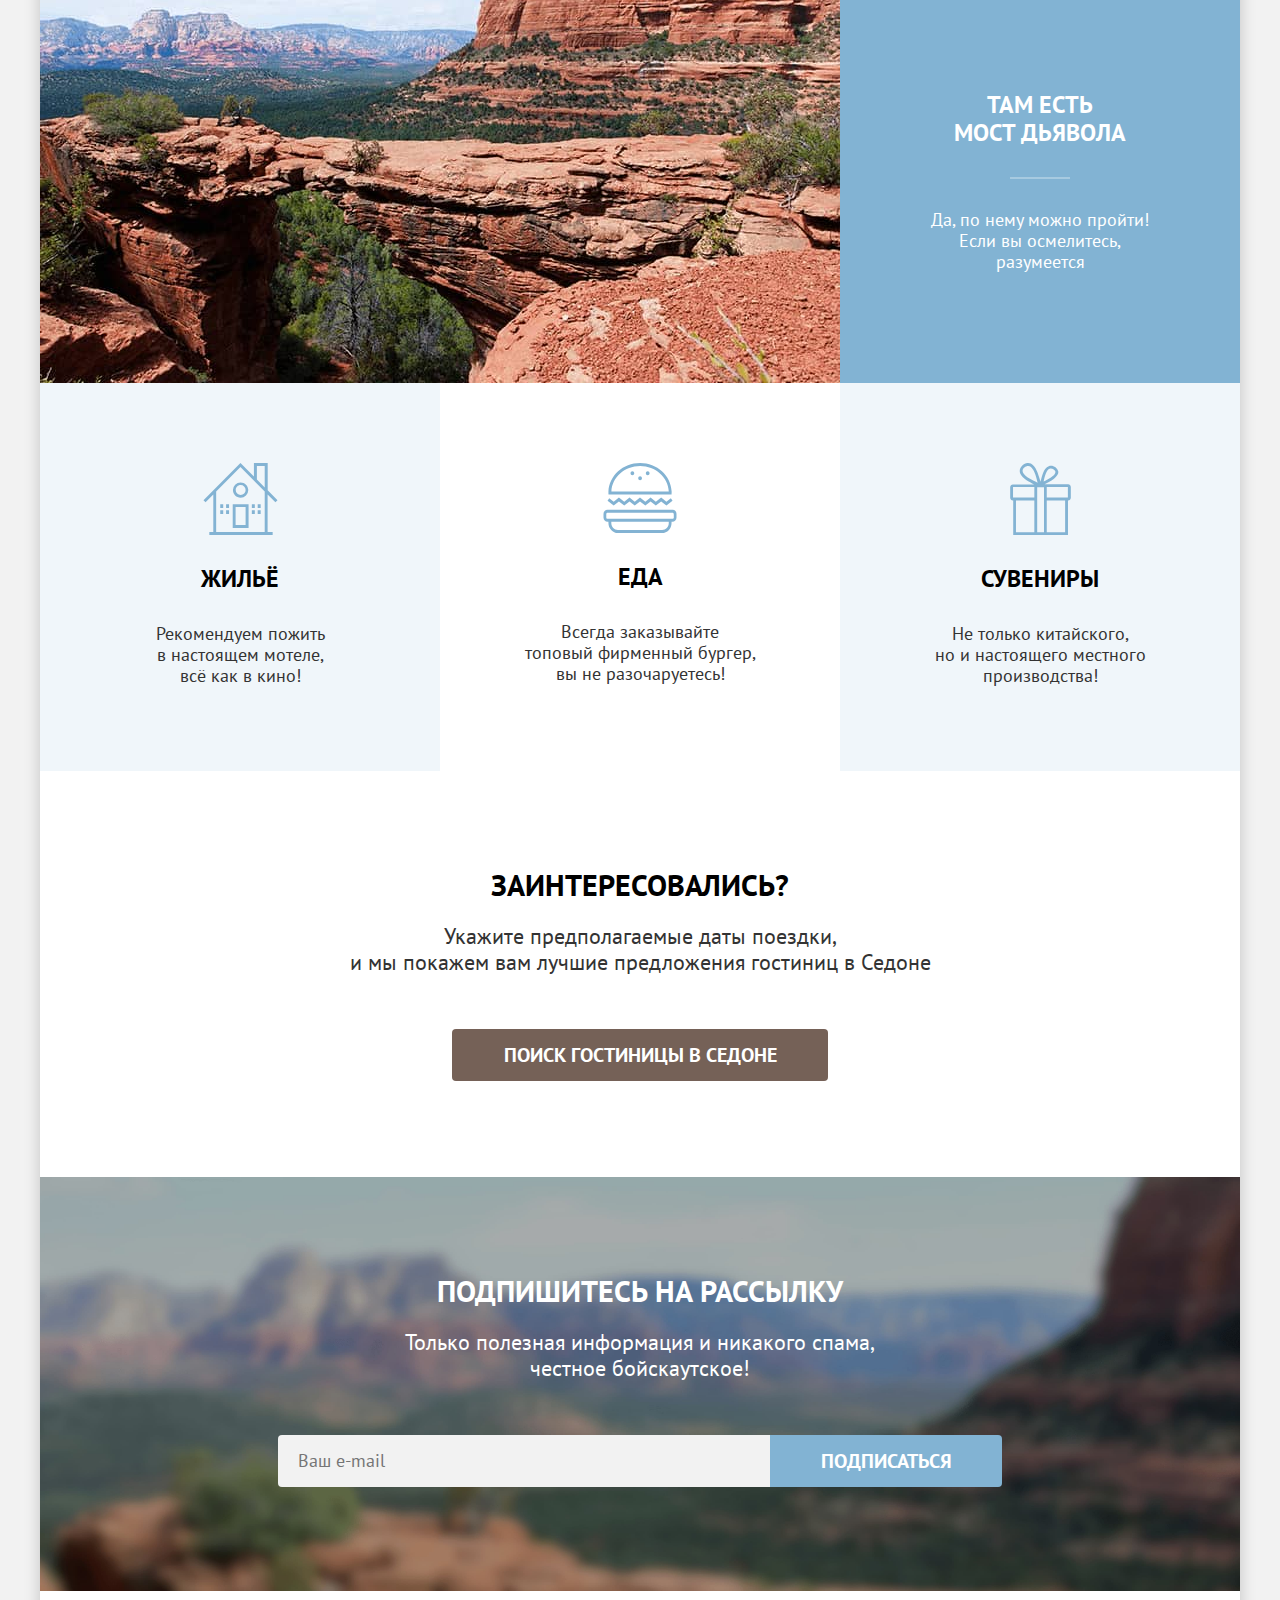
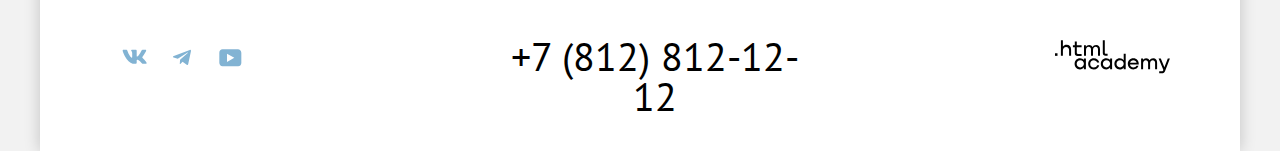
<file: 8/index.html>
<!DOCTYPE html>
<html lang="ru">
  <head>
    <meta charset="utf-8">
    <meta name="viewport" content="width=device-width, initial-scale=1.0">
    <title>HTML Academy: Седона</title>
    <link rel="stylesheet" href="styles/styles.css">
    <link rel="icon" href="favicon.ico"><!-- 32×32 -->
    <base href="https://htmlacademy-htmlcss.github.io/2180395-sedona-35/8/">
</head>
  <body>
    <div class="container">
      <header class="page-header">
        <nav class="navigation">
          <a class="navigation-logo" href="index.html">
            <img class="navigation-logo-icon" src="images/logo.svg" width="140" height="70" alt="Логотип Седоны.">
          </a>

          <ul class="navigation-list clear-list">
            <li class="navigation-item">
              <a class="navigation-link navigation-link-current">Главная</a>
            </li>
            <li class="navigation-item">
              <a class="navigation-link" href="#">О Седоне</a>
            </li>
            <li class="navigation-item">
              <a class="navigation-link" href="catalog.html">Гостиницы</a>
            </li>
          </ul>
          <ul class="menu-list clear-list">
            <li class="menu-item">
              <a class="menu-link" href="#">
                <svg aria-hidden="true" focusable="false" width="20" height="20" viewbox="0 0 20 20" fill="currentColor" xmlns="http://www.w3.org/2000/svg">
                  <path d="m19.5 18-3.7-3.67c1-1.3 1.7-2.98 1.7-4.87a8 8 0 0 0-8-7.96c-4.4 0-8 3.68-8 8.06a8 8 0 0 0 12.9 6.26l3.7 3.68 1.4-1.5Zm-10-2.48a6 6 0 0 1-6-5.96 6 6 0 0 1 12 0 6 6 0 0 1-6 5.96Z"/>
                </svg>
                <span class="visually-hidden">
                  Поиск
                </span>
              </a>
            </li>
            <li class="menu-item">
              <a class="menu-link menu-link-heart" href="#">
                <svg aria-hidden="true" focusable="false" width="20" height="20" viewbox="0 0 20 20" fill="currentColor" xmlns="http://www.w3.org/2000/svg">
                  <path d="M9.9 19a.9.9 0 0 1-.8-.4c-5.4-6.1-6.7-7.5-7-7.9A5.4 5.4 0 0 1 6.5 2C7.8 2 9 2.5 10 3.3a5.46 5.46 0 0 1 9 4.1c0 1.3-.5 2.5-1.3 3.4l-7 7.9c-.2.2-.4.3-.8.3Zm-6-9.5c.3.4 3.5 4 6.1 6.9l6.2-7c.5-.5.7-1.2.7-2 0-1.8-1.5-3.3-3.3-3.3-1 0-2 .5-2.7 1.3-.3.3-.6.4-.9.4-.3 0-.6-.2-.8-.4-.7-.8-1.7-1.3-2.7-1.3-1.8 0-3.3 1.5-3.3 3.3-.1.9.3 1.6.7 2.1-.1 0-.1 0 0 0Z"/>
                </svg>
                <span class="menu-favourites">
                  12
                </span>
                <span class="visually-hidden">
                  Избранное
                </span>
              </a>
            </li>
            <li class="menu-item menu-item-button">
              <a class="button menu-login-button" href="#">
                Хочу сюда!
              </a>
            </li>
          </ul>
        </nav>
      </header>

      <main class="main-container main-index">
        <div class="page-container">
          <section class="hero">
            <div class="hero-diadonals">
              <h1 class="visually-hidden">Добро пожаловать в Седону</h1>
              <img class="hero-logo-welcome" width="458" height="352" src="images/welcome.svg" alt="welcome to the gorgeous sedona.">
            </div>
          </section>

          <section class="advantages">
            <h2 class="advantages-main-title">Седона — небольшой городок в Аризоне,<br> заслуживающий большего!</h2>
            <p class="advantages-main-description">Рассмотрим причины, по которым Седона круче, чем Гранд-Каньон!</p>
            <ul class="advantages-list clear-list">
              <li class="advantages-item-blue">
                <div class="advantages-town-container">
                  <h3 class="advantages-title">Настоящий<br> городок</h3>
                  <p class="advantages-description">Седона — не аттракцион для<br> туристов, там течёт своя<br> жизнь</p>
                </div>
                <img class="advantages-item-image" src="images/shtetl-architecture.jpg" width="800" height="384" alt="Фото городка.">
              </li>
              <li class="advantages-item advantages-paleblue">
                <h3 class="advantages-title">Небольшая<br> площадь</h3>
                <p class="advantages-description">Все достопримечательности<br> находятся очень близко</p>
              </li>
              <li class="advantages-item advantages-lightblue">
                <h3 class="advantages-title">Красивая<br> дорога</h3>
                <p class="advantages-description">Ехать в Седону из Лас-Вегаса<br> совсем не скучно!</p>
              </li>
              <li class="advantages-item advantages-paleblue">
                <h3 class="advantages-title">Мало<br> туристов</h3>
                <p class="advantages-description">Большинство едет в Гранд<br> Каньон и толпится там</p>
              </li>
              <li class="advantages-item-blue advantages-bridge">
                <div class="advantages-town-container">
                  <h3 class="advantages-title">Там есть<br> мост дьявола</h3>
                  <p class="advantages-description">Да, по нему можно пройти!<br> Если вы осмелитесь,<br> разумеется</p>
                </div>
                <img class="advantages-item-image" src="images/devils-bridge.jpg" width="800" height="384" alt="Фото мост дьявола.">
              </li>
            </ul>
          </section>

          <section class="service">
            <h2 class="visually-hidden">Сервис</h2>
            <ul class="service-list clear-list">
              <li class="service-item advantages-paleblue">
                <h3 class="service-title">Жильё</h3>
                <img class="service-icon service-icon-house" src="images/house.svg" width="75" height="72" alt="Уютный домик">
                <p class="service-description">Рекомендуем пожить<br> в настоящем мотеле,<br> всё как в кино!</p>
              </li>
              <li class="service-item">
                <h3 class="service-title">Еда</h3>
                <img class="service-icon service-icon-food" src="images/food.svg" width="74" height="70" alt="Вкусная еда">
                <p class="service-description">Всегда заказывайте<br> топовый фирменный бургер,<br> вы не разочаруетесь!</p>
              </li>
              <li class="service-item advantages-paleblue">
                <h3 class="service-title">Сувениры</h3>
                <img class="service-icon service-icon-souvenirs" src="images/souvenirs.svg" width="75" height="72" alt="Сувениры">
                <p class="service-description">Не только китайского,<br> но и настоящего местного<br> производства!</p>
              </li>
            </ul>
          </section>

          <section class="search">
            <h2 class="search-title">Заинтересовались?</h2>
            <p class="search-date">Укажите предполагаемые даты поездки,<br> и мы покажем вам лучшие предложения гостиниц в Седоне</p>
            <a class="button search-button" href="#">Поиск гостиницы в Седоне</a>
          </section>
          <section class="newsletter">
            <h3 class="newsletter-title">Подпишитесь на рассылку</h3>
            <p class="newsletter-description">Только полезная информация и никакого спама,<br> честное бойскаутское!</p>

            <form class="newsletter-form" action="https://echo.htmlacademy.ru/" method="post">
              <label for="newsletter-email" class="visually-hidden">Заполните поле e-mail</label>
              <input class="newsletter-field" placeholder="Ваш e-mail" type="email" name="newsletter-email" id="newsletter-email" reguired>
              <button class="button newsletter-button" type="submit">Подписаться</button>
            </form>
          </section>
        </div>
      </main>

      <footer class="page-footer">
        <section class="footer-social">
          <h2 class="visually-hidden">Наши социальные сети</h2>
          <ul class="footer-social-list clear-list">
            <li class="footer-social-item">
              <a class="footer-social-link" href="https://vk.com/htmlacademy">
                <span class="visually-hidden">ВКонтакте</span>
                <svg class="footer-social-icon" aria-hidden="true" focusable="false" width="25" height="15" viewbox="0 0 25 15" fill="currentColor" xmlns="http://www.w3.org/2000/svg">
                  <path fill-rule="evenodd" clip-rule="evenodd" d="M24.12 1.8c.16-.54 0-.94-.8-.94H20.7c-.67 0-.98.34-1.15.73 0 0-1.33 3.2-3.22 5.27-.61.6-.9.8-1.23.8-.16 0-.41-.2-.41-.75v-5.1c0-.66-.19-.95-.74-.95H9.82c-.42 0-.67.3-.67.59 0 .62.95.76 1.04 2.51v3.8c0 .83-.15.98-.48.98-.9 0-3.06-3.2-4.34-6.88-.25-.72-.5-1-1.18-1H1.57c-.75 0-.9.34-.9.73 0 .68.89 4.07 4.14 8.55 2.17 3.06 5.23 4.72 8 4.72 1.68 0 1.88-.37 1.88-1v-2.32c0-.74.16-.88.7-.88.38 0 1.05.19 2.6 1.66 1.79 1.75 2.08 2.54 3.08 2.54h2.63c.75 0 1.12-.37.9-1.1-.23-.72-1.08-1.77-2.2-3.02-.62-.71-1.54-1.48-1.82-1.86-.39-.5-.28-.71 0-1.15 0 0 3.2-4.42 3.54-5.93Z"/>
                </svg>
              </a>
            </li>
            <li class="footer-social-item">
              <a class="footer-social-link" href="https://t.me/htmlacademy">
                <span class="visually-hidden">Телеграм</span>
                <svg class="footer-social-icon" aria-hidden="true" focusable="false" width="18" height="16" viewbox="0 0 18 16" fill="currentColor" xmlns="http://www.w3.org/2000/svg">
                  <path d="M16.79.96.84 7.1c-1.09.44-1.08 1.05-.2 1.32l4.1 1.28 9.47-5.98c.44-.27.85-.13.52.17l-7.68 6.93-.28 4.22c.41 0 .6-.2.83-.41l1.99-1.94 4.13 3.06c.77.42 1.31.2 1.5-.71l2.72-12.8c.28-1.1-.43-1.61-1.16-1.28Z"/>
                </svg>
              </a>
            </li>
            <li class="footer-social-item">
              <a class="footer-social-link" href="https://www.youtube.com/user/htmlacademyru">
                <span class="visually-hidden">YouTube</span>
                <svg class="footer-social-icon" aria-hidden="true" focusable="false" width="23" height="18" viewbox="0 0 23 18" fill="currentColor" xmlns="http://www.w3.org/2000/svg">
                  <path d="M18.94.36H3.51C1.65.36.33 1.95.33 3.76v10.09c0 1.91 1.32 3.5 3.18 3.5h15.65c1.64 0 3.17-1.59 3.17-3.4V3.76c-.22-1.8-1.53-3.4-3.39-3.4ZM7.99 12.89V4.82l7.34 4.04-7.34 4.03Z"/>
                </svg>
              </a>
            </li>
          </ul>
        </section>

        <section class="footer-contacts">
          <h2 class="visually-hidden">Наш номер телефона</h2>
          <a class="contacts" href="tel:+78128121212">+7 (812) 812-12-12</a>
        </section>

        <section class="footer-htmlacademy">
          <h2 class="visually-hidden">Сайт htmlacademy</h2>
          <a class="htmlacademy-link" href="https://htmlacademy.ru/">
            <svg class="logo-htmlacademy" width="115" height="34" viewBox="0 0 115 34" fill="currentColor" xmlns="http://www.w3.org/2000/svg">
              <path d="M0 13.2564V15.8564H2.5V13.2564H0Z"/>
              <path d="M11.6 4.85645C10 4.85645 8.8 5.55645 8 6.55645H7.9V0.356445H5.9V15.8564H7.9V10.5564C7.9 8.45645 9.2 6.95645 11.2 6.95645C13 6.95645 14.1 8.35645 14.1 10.1564V15.8564H16.1V9.75644C16.2 6.75644 14.3 4.85645 11.6 4.85645Z"/>
              <path d="M26.6 5.15645H21.8V1.45645H19.8V5.25645H17.9V7.25645H19.8V13.2564C19.8 14.9564 20.8 15.9564 22.5 15.9564H26.6V13.9564H22.9C22.2 13.9564 21.8 13.5564 21.8 12.8564V7.15645H26.6V5.15645Z"/>
              <path d="M41.1 4.95645C39.5 4.95645 38.2 5.75644 37.6 7.05645H37.5C36.9 5.85645 35.7 4.95645 34.1 4.95645C32.7 4.95645 31.6 5.75645 31 6.75645H30.9V5.15645H29V15.7564H31V10.3564C31 8.35645 32 6.85645 33.6 6.85645C35.1 6.85645 36 7.85645 36 9.45645V15.7564H38V10.1564C38 7.75645 39.4 6.85645 40.6 6.85645C42.1 6.85645 43 7.85645 43 9.45645V15.7564H45V9.25644C45.1 6.75644 43.6 4.95645 41.1 4.95645Z"/>
              <path d="M47.8 13.0564C47.8 14.7564 48.8 15.7564 50.6 15.7564H52.6V13.7564H50.9C50.2 13.7564 49.8 13.3564 49.8 12.6564V0.356445H47.8V13.0564Z"/>
              <path d="M28.9 20.0564C28 18.9564 26.7 18.2564 25 18.2564C21.9 18.2564 19.6 20.5564 19.6 23.8564C19.6 27.1564 21.9 29.4564 25 29.4564C26.8 29.4564 28 28.6564 28.8 27.5564H28.9V29.1564H30.9V18.5564H28.9V20.0564ZM25.3 27.4564C23.1 27.4564 21.7 25.8564 21.7 23.8564C21.7 21.8564 23.1 20.2564 25.3 20.2564C27.5 20.2564 28.9 21.8564 28.9 23.8564C28.9 25.7564 27.5 27.4564 25.3 27.4564Z"/>
              <path d="M44.2 22.3564C43.7 19.9564 41.6 18.2564 38.8 18.2564C35.4 18.2564 33.2 20.7564 33.2 23.8564C33.2 26.9564 35.4 29.4564 38.8 29.4564C41.6 29.4564 43.7 27.6564 44.2 25.2564H42.1C41.7 26.5564 40.4 27.5564 38.8 27.5564C36.6 27.5564 35.2 25.9564 35.2 23.9564C35.2 21.9564 36.6 20.3564 38.8 20.3564C40.4 20.3564 41.6 21.3564 42.1 22.5564H44.2V22.3564Z"/>
              <path d="M55.1 20.0564C54.2 18.9564 52.9 18.2564 51.2 18.2564C48.1 18.2564 45.8 20.5564 45.8 23.8564C45.8 27.1564 48.1 29.4564 51.2 29.4564C53 29.4564 54.2 28.6564 55 27.5564H55.1V29.1564H57.1V18.5564H55.1V20.0564ZM51.5 27.4564C49.3 27.4564 47.9 25.8564 47.9 23.8564C47.9 21.8564 49.3 20.2564 51.5 20.2564C53.7 20.2564 55.1 21.8564 55.1 23.8564C55.1 25.7564 53.6 27.4564 51.5 27.4564Z"/>
              <path d="M68.7 20.1564C67.8 19.0564 66.5 18.2564 64.8 18.2564C61.7 18.2564 59.4 20.5564 59.4 23.8564C59.4 27.1564 61.6 29.4564 64.8 29.4564C66.5 29.4564 67.8 28.6564 68.6 27.6564H68.7V29.1564H70.7V13.7564H68.7V20.1564ZM65.1 27.4564C62.9 27.4564 61.5 25.8564 61.5 23.8564C61.5 21.8564 62.9 20.2564 65.1 20.2564C67.3 20.2564 68.7 21.8564 68.7 23.8564C68.6 25.8564 67.2 27.4564 65.1 27.4564Z"/>
              <path d="M78.3 18.2564C75 18.2564 72.8 20.7564 72.8 23.8564C72.8 26.8564 74.9 29.4564 78.3 29.4564C80.8 29.4564 82.8 28.1564 83.5 25.8564H81.4C80.9 26.8564 79.8 27.4564 78.4 27.4564C76.5 27.4564 75.1 26.1564 75 24.5564H83.8C84 20.9564 81.8 18.2564 78.3 18.2564ZM78.3 20.1564C80 20.1564 81.3 21.1564 81.6 22.7564H75.1C75.4 21.2564 76.6 20.1564 78.3 20.1564Z"/>
              <path d="M98.2 18.2564C96.6 18.2564 95.3 19.0564 94.6 20.2564H94.5C93.9 19.0564 92.7 18.2564 91.1 18.2564C89.7 18.2564 88.6 18.9564 88 20.0564V18.5564H86.1V29.1564H88.1V23.7564C88.1 21.7564 89.1 20.3564 90.7 20.2564C92.2 20.2564 93.1 21.2564 93.1 22.8564V29.1564H95.1V23.5564C95.1 21.1564 96.5 20.2564 97.7 20.2564C99.2 20.2564 100.1 21.2564 100.1 22.8564V29.1564H102.1V22.6564C102.2 20.0564 100.7 18.2564 98.2 18.2564Z"/>
              <path d="M109.4 27.3564L105.8 18.4564H103.6L108.4 30.0564C108.1 30.9564 107.7 31.2564 106.7 31.2564H104.2V33.2564H106.7C108.5 33.2564 109.5 32.4564 110.2 30.6564L114.9 18.4564H112.8L109.4 27.3564Z"/>
              </svg>
          </a>
        </section>
      </footer>
    </div>
  </body>
</html>
</file>
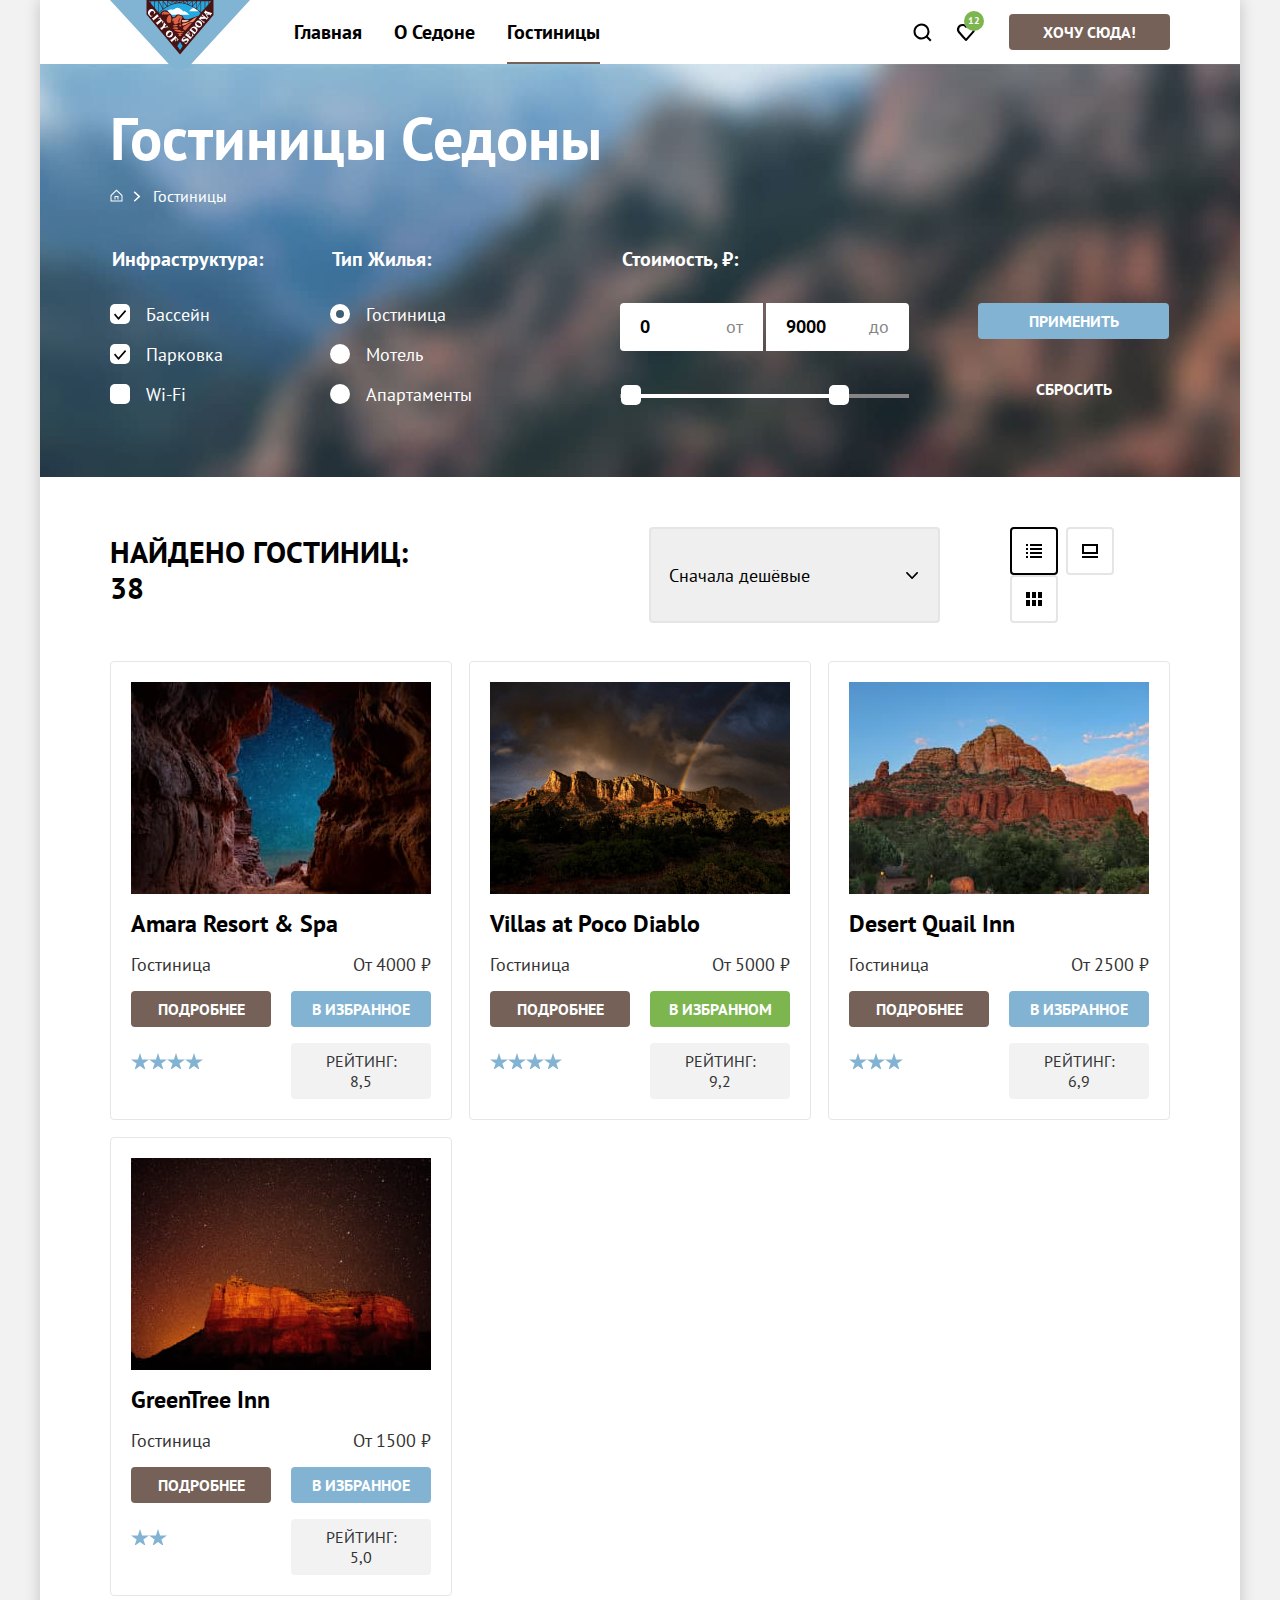
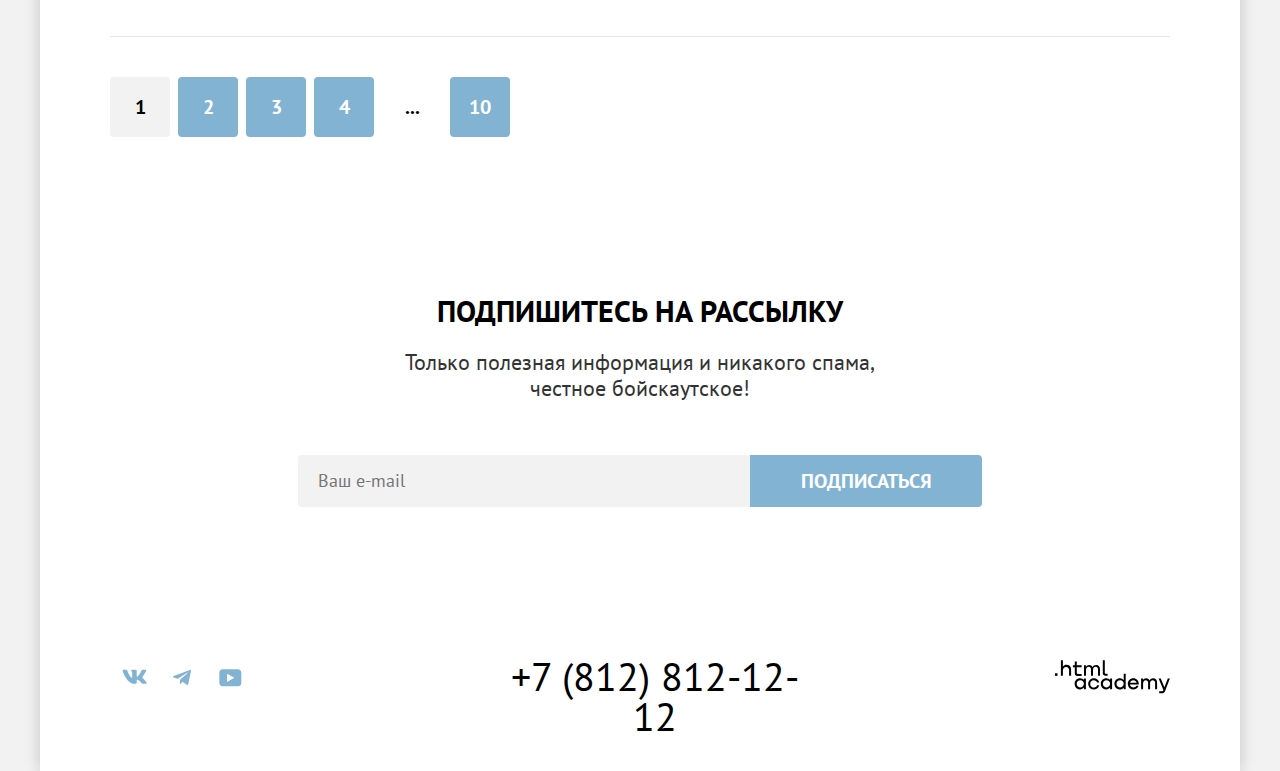
<file: catalog.html>
<!DOCTYPE html>
<html lang="ru">
  <head>
    <meta charset="utf-8">
    <meta name="viewport" content="width=device-width, initial-scale=1.0">
    <title>Каталог</title>
    <link rel="stylesheet" href="styles/styles.css">
    <link rel="icon" href="favicon.ico"><!-- 32×32 -->
    <link rel="icon" href="images/favicon.png" type="image/png+xml">
  </head>
  <body>
    <div class="container">
      <header class="page-header">
        <nav class="navigation">
          <a class="navigation-logo" href="index.html">
            <img src="images/logo.svg" width="140" height="70" alt="Логотип Седоны.">
          </a>

          <ul class="navigation-list clear-list">
            <li class="navigation-item">
              <a class="navigation-link" href="index.html">Главная</a>
            </li>
            <li class="navigation-item">
              <a class="navigation-link" href="#">О Седоне</a>
            </li>
            <li class="navigation-item">
              <a class="navigation-link navigation-link-current">Гостиницы</a>
            </li>
          </ul>

          <ul class="menu-list clear-list">
            <li class="menu-item">
              <a class="menu-link" href="#">
                <svg aria-hidden="true" focusable="false" width="20" height="20" viewbox="0 0 20 20" fill="currentColor" xmlns="http://www.w3.org/2000/svg">
                  <path d="m19.5 18-3.7-3.67c1-1.3 1.7-2.98 1.7-4.87a8 8 0 0 0-8-7.96c-4.4 0-8 3.68-8 8.06a8 8 0 0 0 12.9 6.26l3.7 3.68 1.4-1.5Zm-10-2.48a6 6 0 0 1-6-5.96 6 6 0 0 1 12 0 6 6 0 0 1-6 5.96Z"/>
                </svg>
                <span class="visually-hidden">
                  Поиск
                </span>
              </a>
            </li>
            <li class="menu-item">
              <a class="menu-link menu-link-heart" href="#">
                <svg aria-hidden="true" focusable="false" width="20" height="20" viewbox="0 0 20 20" fill="currentColor" xmlns="http://www.w3.org/2000/svg">
                  <path d="M9.9 19a.9.9 0 0 1-.8-.4c-5.4-6.1-6.7-7.5-7-7.9A5.4 5.4 0 0 1 6.5 2C7.8 2 9 2.5 10 3.3a5.46 5.46 0 0 1 9 4.1c0 1.3-.5 2.5-1.3 3.4l-7 7.9c-.2.2-.4.3-.8.3Zm-6-9.5c.3.4 3.5 4 6.1 6.9l6.2-7c.5-.5.7-1.2.7-2 0-1.8-1.5-3.3-3.3-3.3-1 0-2 .5-2.7 1.3-.3.3-.6.4-.9.4-.3 0-.6-.2-.8-.4-.7-.8-1.7-1.3-2.7-1.3-1.8 0-3.3 1.5-3.3 3.3-.1.9.3 1.6.7 2.1-.1 0-.1 0 0 0Z"/>
                </svg>
                <span class="menu-favourites"></span>
                <span class="visually-hidden">
                  Избранное
                </span>
              </a>
            </li>
            <li class="menu-item menu-item-button">
              <a class="button menu-login-button" href="#">
                Хочу сюда!
              </a>
            </li>
          </ul>
        </nav>
      </header>

      <main class="main-inner main-container">
        <div class="page-container">
          <div class="main-sorting-catalog">
            <header class="inner-header">
              <h1 class="inner-header-title">Гостиницы Седоны</h1>
              <ul class="breadcrumbs clear-list">
                <li class="breadcrumbs-item breadcrumbs-arrow">
                  <a class="breadcrumbs-link" href="index.html">
                    <span class="visually-hidden">Главная</span>
                  </a>
                </li>
                <li class="breadcrumbs-item">
                  <a class="breadcrumbs-link">Гостиницы</a>
                </li>
              </ul>
            </header>
            <section class="catalog-service">
              <h2 class="visually-hidden">Выбор сервисов с фильтрами</h2>
              <form class="catalog-filter" action="https://echo.htmlacademy.ru/" method="get">
                <fieldset class="catalog-filter-group">
                  <legend class="catalog-filter-title">Инфраструктура:</legend>
                  <ul class="catalog-filter-list clear-list">
                    <li class="catalog-filter-item">
                      <label class="control">
                        <input class="visually-hidden control-input" type="checkbox" name="swimming-pool" checked>
                        <span class="control-mark"></span>
                        <span class="control-label">Бассейн</span>
                      </label>
                    </li>
                    <li class="catalog-filter-item">
                      <label class="control">
                        <input class="visually-hidden control-input" type="checkbox" name="parking-space" checked>
                        <span class="control-mark"></span>
                        <span class="control-label">Парковка</span>
                      </label>
                    </li>
                    <li class="catalog-filter-item">
                      <label class="control">
                        <input class="visually-hidden control-input" type="checkbox" name="Wi-Fi">
                        <span class="control-mark"></span>
                        <span class="control-label">Wi-Fi</span>
                      </label>
                    </li>
                  </ul>
                </fieldset>

                <fieldset class="catalog-filter-group">
                  <legend class="catalog-filter-title">Тип Жилья:</legend>
                  <ul class="catalog-filter-list clear-list">
                    <li class="catalog-filter-item">
                      <label class="control">
                        <input class="visually-hidden control-input" type="radio" name="type-of-housing" value="hotel" checked>
                        <span class="control-mark"></span>
                        <span class="control-label">Гостиница</span>
                      </label>
                    </li>
                    <li class="catalog-filter-item">
                      <label class="control">
                        <input class="visually-hidden control-input" type="radio" name="type-of-housing" value="motel">
                        <span class="control-mark"></span>
                        <span class="control-label">Мотель</span>
                      </label>
                    </li>
                    <li class="catalog-filter-item">
                      <label class="control">
                        <input class="visually-hidden control-input" type="radio" name="type-of-housing" value="apartments">
                        <span class="control-mark"></span>
                        <span class="control-label">Апартаменты</span>
                      </label>
                    </li>
                  </ul>
                </fieldset>

                <fieldset class="catalog-filter-group catalog-filter-range">
                  <legend class="catalog-filter-title">Стоимость, ₽:</legend>
                  <div class="range">
                    <div class="range-wrapper-inputs">
                      <label class="catalog-filter-label">
                        <input class="range-input" type="number" value="0" name="min-price">
                        <span class="range-min-price">от</span>
                      </label>
                      <label class="catalog-filter-label">
                        <input class="range-input range-input-right" type="number" value="9000" name="max-price">
                        <span class="range-max-price">до</span>
                      </label>
                    </div>

                    <div class="range-scale">
                      <div class="range-bar" style="left: 8px; width: 212px">
                        <button type="button" class="range-toggle toggle-min">
                          <span class="visually-hidden">Изменить минимальную цену.</span>
                        </button>
                        <button type="button" class="range-toggle toggle-max">
                          <span class="visually-hidden">Изменить максимальную цену.</span>
                        </button>
                      </div>
                    </div>
                  </div>
                </fieldset>
                <div class="catalog-filter-group catalog-button">
                  <button class="button catalog-button-submit" type="submit">Применить</button>
                  <button class="button catalog-button-reset" type="reset">Сбросить</button>
                </div>
              </form>
            </section>
          </div>
          <section class="select-hotels">
            <div class="select-hotels-sorting">
              <p class="select-hotels-found">Найдено гостиниц: <span>38</span></p>
              <select class="select-control" aria-label="Сортировка">
                <option value="cheap">Сначала дешёвые</option>
                <option value="popular">Сначала популярные</option>
                <option value="expensive">Сначала дорогие</option>
              </select>
              <div class="sorting-buttons">
                <a href="#" class="card-grid-toggle card-grid-toggle-current">
                  <span class="visually-hidden">Показать таблицу</span>
                  <svg width="16" height="14" viewBox="0 0 16 14" fill="none" xmlns="http://www.w3.org/2000/svg">
                    <path d="M2 0H0v2h2V0ZM16 0H4v2h12V0ZM2 4H0v2h2V4ZM16 4H4v2h12V4ZM2 8H0v2h2V8ZM16 8H4v2h12V8ZM2 12H0v2h2v-2ZM16 12H4v2h12v-2Z" fill="#000"/>
                  </svg>
                </a>
                <a href="#" class="card-grid-toggle">
                <span class="visually-hidden">Показать слайды</span>
                <svg width="16" height="14" viewBox="0 0 16 14" fill="none" xmlns="http://www.w3.org/2000/svg">
                  <path d="M16 12H0v2h16v-2ZM14 2v6H2V2h12Zm2-2H0v10h16V0Z" fill="#000"/>
                </svg>
                </a>
                <a href="#" class="card-grid-toggle">
                  <span class="visually-hidden">Показать список</span>
                  <svg width="16" height="14" viewBox="0 0 16 14" fill="none" xmlns="http://www.w3.org/2000/svg">
                    <path d="M4 0H0v6h4V0ZM16 0h-4v6h4V0ZM10 0H6v6h4V0ZM4 8H0v6h4V8ZM16 8h-4v6h4V8ZM10 8H6v6h4V8Z" fill="#000"/>
                  </svg>
                </a>
              </div>
            </div>
            <ul class="hotel-list clear-list">
              <li class="hotel-card">
                <a class="hotel-card-link" href="#">
                  <h3 class="hotel-card-title">Amara Resort & Spa</h3>
                  <img class="hotel-card-image" width="300" height="212" src="images/starry-window-rock.jpg" alt="Звездное окно в скалах.">
                </a>
                <div class="hotel-card-content">
                  <span class="hotel-name">Гостиница</span>
                  <span class="hotel-card-price">От 4000 ₽</span>
                  <a class="button hotel-card-button" href="#">подробнее</a>
                  <button class="button hotel-button-favourites" type="button">в избранное</button>
                  <p class="rating-star">
                    <span class="visually-hidden">
                      Класс гостиницы: четыре звезды
                    </span>
                  </p>
                  <span class="hotel-rating">Рейтинг: 8,5</span>
                </div>
              </li>
              <li class="hotel-card">
                <a class="hotel-card-link" href="#">
                  <h3 class="hotel-card-title">Villas at Poco Diablo</h3>
                  <img class="hotel-card-image" width="300" height="212" src="images/mountain-rainbow.jpg" alt="Радуга над горами.">
                </a>
                <div class="hotel-card-content">
                  <span class="hotel-name">Гостиница</span>
                  <span class="hotel-card-price">От 5000 ₽</span>
                  <a class="button hotel-card-button" href="#">подробнее</a>
                  <button class="button hotel-button-green" type="button">в избранном</button>
                  <p class="rating-star">
                    <span class="visually-hidden">
                      Класс гостиницы: четыре звезды
                    </span>
                  </p>
                  <span class="hotel-rating">Рейтинг: 9,2</span>
                </div>
              </li>
              <li class="hotel-card">
                <a class="hotel-card-link" href="#">
                  <h3 class="hotel-card-title">Desert Quail Inn</h3>
                  <img class="hotel-card-image" width="300" height="212" src="images/big-mountain-day.jpg" alt="Великолепные горы.">
                </a>
                <div class="hotel-card-content">
                  <span class="hotel-name">Гостиница</span>
                  <span class="hotel-card-price">От 2500 ₽</span>
                  <a class="button hotel-card-button" href="#">подробнее</a>
                  <button class="button hotel-button-favourites" type="button">в избранное</button>
                  <p class="rating-star rating-star-three">
                    <span class="visually-hidden" hidden>
                      Класс гостиницы: три звезды
                    </span>
                  </p>
                  <span class="hotel-rating">Рейтинг: 6,9</span>
                </div>
              </li>
              <li class="hotel-card">
                <a class="hotel-card-link" href="#">
                  <h3 class="hotel-card-title">GreenTree Inn</h3>
                  <img class="hotel-card-image" width="300" height="212" src="images/mountains-at-night.jpg" alt="Ночное небо в горах.">
                </a>
                <div class="hotel-card-content">
                  <span class="hotel-name">Гостиница</span>
                  <span class="hotel-card-price">От 1500 ₽</span>
                  <a class="button hotel-card-button" href="#">подробнее</a>
                  <button class="button hotel-button-favourites" type="button">в избранное</button>
                  <p class="rating-star rating-star-two">
                    <span class="visually-hidden">
                      Класс гостиницы: две звезды
                    </span>
                  </p>
                  <span class="hotel-rating">Рейтинг: 5,0</span>
                </div>
              </li>
            </ul>

            <ol class="pagination clear-list">
              <li class="pagination-item">
                <a class="pagination-link pagination-link-current">1</a>
              </li>
              <li class="pagination-item">
                <a class="pagination-link" href="#">2</a>
              </li>
              <li class="pagination-item">
                <a class="pagination-link" href="#">3</a>
              </li>
              <li class="pagination-item">
                <a class="pagination-link" href="#">4</a>
              </li>
              <li class="pagination-item">
                <a class="pagination-link pagination-link-next" href="#">...</a>
              </li>
              <li class="pagination-item">
                <a class="pagination-link pagination-link-prev" href="#">10</a>
              </li>
            </ol>
          </section>

          <section class="newsletter newsletter-page-mailing">
            <h3 class="newsletter-title">Подпишитесь на рассылку</h3>
            <p class="newsletter-description newsletter-grey-text">Только полезная информация и никакого спама,<br> честное бойскаутское!</p>
            <form class="newsletter-form" action="https://echo.htmlacademy.ru/" method="post">
              <label for="newsletter-email" class="visually-hidden">Заполните поле e-mail</label>
              <input class="newsletter-field" placeholder="Ваш e-mail" type="email" name="newsletter-email" id="newsletter-email" required>
              <button class="button newsletter-button" type="submit">Подписаться</button>
            </form>
          </section>
        </div>
      </main>

      <footer class="page-footer">
        <section class="footer-social">
          <h2 class="visually-hidden">Наши социальные сети</h2>
          <ul class="footer-social-list clear-list">
            <li class="footer-social-item">
              <a class="footer-social-link" href="https://vk.com/htmlacademy">
                <span class="visually-hidden">ВКонтакте</span>
                <svg class="footer-social-icon" aria-hidden="true" focusable="false" width="25" height="15" viewbox="0 0 25 15" fill="currentColor" xmlns="http://www.w3.org/2000/svg">
                  <path fill-rule="evenodd" clip-rule="evenodd" d="M24.12 1.8c.16-.54 0-.94-.8-.94H20.7c-.67 0-.98.34-1.15.73 0 0-1.33 3.2-3.22 5.27-.61.6-.9.8-1.23.8-.16 0-.41-.2-.41-.75v-5.1c0-.66-.19-.95-.74-.95H9.82c-.42 0-.67.3-.67.59 0 .62.95.76 1.04 2.51v3.8c0 .83-.15.98-.48.98-.9 0-3.06-3.2-4.34-6.88-.25-.72-.5-1-1.18-1H1.57c-.75 0-.9.34-.9.73 0 .68.89 4.07 4.14 8.55 2.17 3.06 5.23 4.72 8 4.72 1.68 0 1.88-.37 1.88-1v-2.32c0-.74.16-.88.7-.88.38 0 1.05.19 2.6 1.66 1.79 1.75 2.08 2.54 3.08 2.54h2.63c.75 0 1.12-.37.9-1.1-.23-.72-1.08-1.77-2.2-3.02-.62-.71-1.54-1.48-1.82-1.86-.39-.5-.28-.71 0-1.15 0 0 3.2-4.42 3.54-5.93Z"/>
                </svg>
              </a>
            </li>
            <li class="footer-social-item">
              <a class="footer-social-link" href="https://t.me/htmlacademy">
                <span class="visually-hidden">Телеграм</span>
                <svg class="footer-social-icon" aria-hidden="true" focusable="false" width="18" height="16" viewbox="0 0 18 16" fill="currentColor" xmlns="http://www.w3.org/2000/svg">
                  <path d="M16.79.96.84 7.1c-1.09.44-1.08 1.05-.2 1.32l4.1 1.28 9.47-5.98c.44-.27.85-.13.52.17l-7.68 6.93-.28 4.22c.41 0 .6-.2.83-.41l1.99-1.94 4.13 3.06c.77.42 1.31.2 1.5-.71l2.72-12.8c.28-1.1-.43-1.61-1.16-1.28Z"/>
                </svg>
              </a>
            </li>
            <li class="footer-social-item">
              <a class="footer-social-link" href="https://www.youtube.com/user/htmlacademyru">
                <span class="visually-hidden">YouTube</span>
                <svg class="footer-social-icon" aria-hidden="true" focusable="false" width="23" height="18" viewbox="0 0 23 18" fill="currentColor" xmlns="http://www.w3.org/2000/svg">
                  <path d="M18.94.36H3.51C1.65.36.33 1.95.33 3.76v10.09c0 1.91 1.32 3.5 3.18 3.5h15.65c1.64 0 3.17-1.59 3.17-3.4V3.76c-.22-1.8-1.53-3.4-3.39-3.4ZM7.99 12.89V4.82l7.34 4.04-7.34 4.03Z"/>
                </svg>
              </a>
            </li>
          </ul>
        </section>

        <section class="footer-contacts">
          <h2 class="visually-hidden">Наш номер телефона</h2>
          <a class="contacts" href="tel:+78128121212">+7 (812) 812-12-12</a>
        </section>

        <section class="footer-htmlacademy">
          <h2 class="visually-hidden">Сайт htmlacademy</h2>
          <a class="htmlacademy-link" href="https://htmlacademy.ru/">
            <svg class="logo-htmlacademy" aria-hidden="true" focusable="false" width="115" height="34" viewBox="0 0 115 34" fill="currentColor" xmlns="http://www.w3.org/2000/svg">
              <path d="M0 13.2564V15.8564H2.5V13.2564H0Z"/>
              <path d="M11.6 4.85645C10 4.85645 8.8 5.55645 8 6.55645H7.9V0.356445H5.9V15.8564H7.9V10.5564C7.9 8.45645 9.2 6.95645 11.2 6.95645C13 6.95645 14.1 8.35645 14.1 10.1564V15.8564H16.1V9.75644C16.2 6.75644 14.3 4.85645 11.6 4.85645Z"/>
              <path d="M26.6 5.15645H21.8V1.45645H19.8V5.25645H17.9V7.25645H19.8V13.2564C19.8 14.9564 20.8 15.9564 22.5 15.9564H26.6V13.9564H22.9C22.2 13.9564 21.8 13.5564 21.8 12.8564V7.15645H26.6V5.15645Z"/>
              <path d="M41.1 4.95645C39.5 4.95645 38.2 5.75644 37.6 7.05645H37.5C36.9 5.85645 35.7 4.95645 34.1 4.95645C32.7 4.95645 31.6 5.75645 31 6.75645H30.9V5.15645H29V15.7564H31V10.3564C31 8.35645 32 6.85645 33.6 6.85645C35.1 6.85645 36 7.85645 36 9.45645V15.7564H38V10.1564C38 7.75645 39.4 6.85645 40.6 6.85645C42.1 6.85645 43 7.85645 43 9.45645V15.7564H45V9.25644C45.1 6.75644 43.6 4.95645 41.1 4.95645Z"/>
              <path d="M47.8 13.0564C47.8 14.7564 48.8 15.7564 50.6 15.7564H52.6V13.7564H50.9C50.2 13.7564 49.8 13.3564 49.8 12.6564V0.356445H47.8V13.0564Z"/>
              <path d="M28.9 20.0564C28 18.9564 26.7 18.2564 25 18.2564C21.9 18.2564 19.6 20.5564 19.6 23.8564C19.6 27.1564 21.9 29.4564 25 29.4564C26.8 29.4564 28 28.6564 28.8 27.5564H28.9V29.1564H30.9V18.5564H28.9V20.0564ZM25.3 27.4564C23.1 27.4564 21.7 25.8564 21.7 23.8564C21.7 21.8564 23.1 20.2564 25.3 20.2564C27.5 20.2564 28.9 21.8564 28.9 23.8564C28.9 25.7564 27.5 27.4564 25.3 27.4564Z"/>
              <path d="M44.2 22.3564C43.7 19.9564 41.6 18.2564 38.8 18.2564C35.4 18.2564 33.2 20.7564 33.2 23.8564C33.2 26.9564 35.4 29.4564 38.8 29.4564C41.6 29.4564 43.7 27.6564 44.2 25.2564H42.1C41.7 26.5564 40.4 27.5564 38.8 27.5564C36.6 27.5564 35.2 25.9564 35.2 23.9564C35.2 21.9564 36.6 20.3564 38.8 20.3564C40.4 20.3564 41.6 21.3564 42.1 22.5564H44.2V22.3564Z"/>
              <path d="M55.1 20.0564C54.2 18.9564 52.9 18.2564 51.2 18.2564C48.1 18.2564 45.8 20.5564 45.8 23.8564C45.8 27.1564 48.1 29.4564 51.2 29.4564C53 29.4564 54.2 28.6564 55 27.5564H55.1V29.1564H57.1V18.5564H55.1V20.0564ZM51.5 27.4564C49.3 27.4564 47.9 25.8564 47.9 23.8564C47.9 21.8564 49.3 20.2564 51.5 20.2564C53.7 20.2564 55.1 21.8564 55.1 23.8564C55.1 25.7564 53.6 27.4564 51.5 27.4564Z"/>
              <path d="M68.7 20.1564C67.8 19.0564 66.5 18.2564 64.8 18.2564C61.7 18.2564 59.4 20.5564 59.4 23.8564C59.4 27.1564 61.6 29.4564 64.8 29.4564C66.5 29.4564 67.8 28.6564 68.6 27.6564H68.7V29.1564H70.7V13.7564H68.7V20.1564ZM65.1 27.4564C62.9 27.4564 61.5 25.8564 61.5 23.8564C61.5 21.8564 62.9 20.2564 65.1 20.2564C67.3 20.2564 68.7 21.8564 68.7 23.8564C68.6 25.8564 67.2 27.4564 65.1 27.4564Z"/>
              <path d="M78.3 18.2564C75 18.2564 72.8 20.7564 72.8 23.8564C72.8 26.8564 74.9 29.4564 78.3 29.4564C80.8 29.4564 82.8 28.1564 83.5 25.8564H81.4C80.9 26.8564 79.8 27.4564 78.4 27.4564C76.5 27.4564 75.1 26.1564 75 24.5564H83.8C84 20.9564 81.8 18.2564 78.3 18.2564ZM78.3 20.1564C80 20.1564 81.3 21.1564 81.6 22.7564H75.1C75.4 21.2564 76.6 20.1564 78.3 20.1564Z"/>
              <path d="M98.2 18.2564C96.6 18.2564 95.3 19.0564 94.6 20.2564H94.5C93.9 19.0564 92.7 18.2564 91.1 18.2564C89.7 18.2564 88.6 18.9564 88 20.0564V18.5564H86.1V29.1564H88.1V23.7564C88.1 21.7564 89.1 20.3564 90.7 20.2564C92.2 20.2564 93.1 21.2564 93.1 22.8564V29.1564H95.1V23.5564C95.1 21.1564 96.5 20.2564 97.7 20.2564C99.2 20.2564 100.1 21.2564 100.1 22.8564V29.1564H102.1V22.6564C102.2 20.0564 100.7 18.2564 98.2 18.2564Z"/>
              <path d="M109.4 27.3564L105.8 18.4564H103.6L108.4 30.0564C108.1 30.9564 107.7 31.2564 106.7 31.2564H104.2V33.2564H106.7C108.5 33.2564 109.5 32.4564 110.2 30.6564L114.9 18.4564H112.8L109.4 27.3564Z"/>
            </svg>
          </a>
        </section>
      </footer>
    </div>
  </body>
</html>
</file>
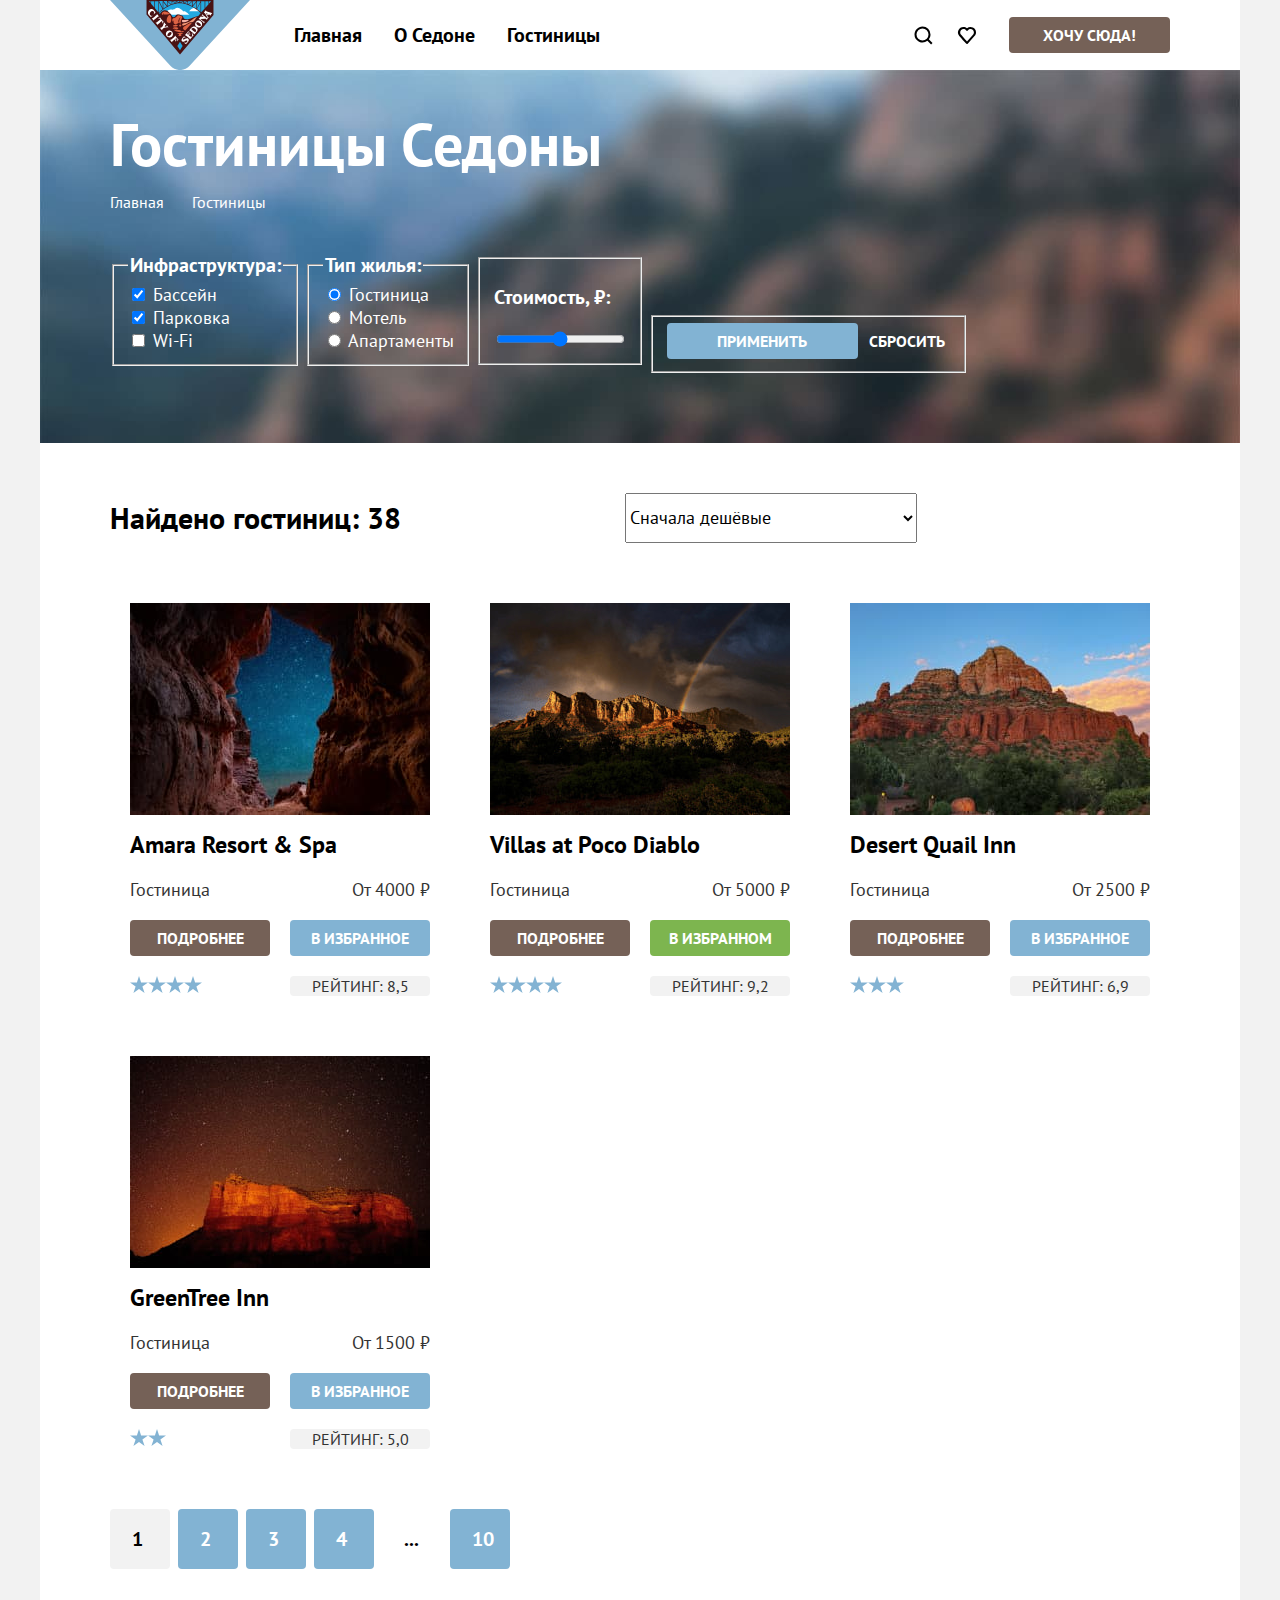
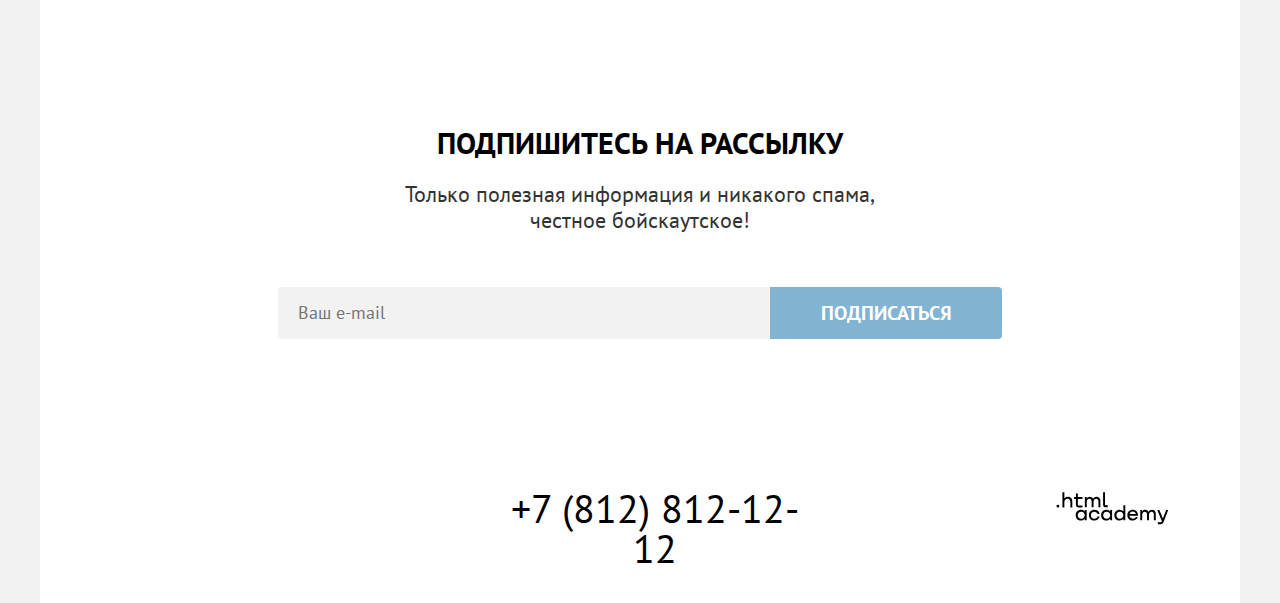
<file: 6/catalog.html>
<!DOCTYPE html>
<html lang="ru">
  <head>
    <meta charset="utf-8">
    <title>Каталог</title>
    <link rel="stylesheet" href="styles/styles.css">
    <base href="https://htmlacademy-htmlcss.github.io/2180395-sedona-35/6/">
</head>
  <body>
    <div class="container">
      <header class="page-header">
        <nav class="navigation">
          <div class="navigation-logo">
            <a href="index.html">
              <img src="images/logo.svg" width="140" height="70" alt="Логотип Седоны.">
            </a>
          </div>

          <ul class="navigation-list clear-list">
            <li class="navigation-item">
              <a class="navigation-link" href="index.html">Главная</a>
            </li>
            <li class="navigation-item">
              <a class="navigation-link" href="#">О Седоне</a>
            </li>
            <li class="navigation-item">
              <a class="navigation-link navigation-link-current">Гостиницы</a>
            </li>
          </ul>
          <ul class="menu-list menu-user clear-list">
            <li class="menu-item">
              <a class="menu-link" href="#">
                <img class="menu-link-search" width="20" height="20" src="images/search.svg" alt="Поиск.">
                <span class="visually-hidden">
                  Поиск
                </span>
              </a>
            </li>
            <li class="menu-item">
              <a class="menu-link" href="#">
                <img class="menu-link-heart" width="20" height="20" src="images/heart.svg" alt="Избранное.">
                <span class="visually-hidden">
                  Избранное
                </span>
              </a>
            </li>
            <li class="menu-item menu-item-button">
              <a class="button login-button" href="#">
                Хочу сюда!
              </a>
            </li>
          </ul>
        </nav>
      </header>

      <main class="main-inner main-container">
        <div class="page-container">
          <div class="main-sorting-catalog">
            <header class="inner-header">
              <h1 class="inner-header-title">Гостиницы Седоны</h1>
              <ul class="breadcrumbs clear-list">
                <li class="breadcrumbs-item">
                  <a class="breadcrumbs-link" href="index.html">Главная</a>
                </li>
                <li class="breadcrumbs-item">
                  <a class="breadcrumbs-link">Гостиницы</a>
                </li>
              </ul>
            </header>
            <section class="catalog-service">
              <h2 class="visually-hidden">Выбор сервисов с фильтрами</h2>
              <form class="catalog-filter" action="https://echo.htmlacademy.ru/" method="get">
                <fieldset class="catalog-filter-group">
                  <legend class="catalog-filter-title">Инфраструктура:</legend>
                  <ul class="catalog-filter-list clear-list">
                    <li class="catalog-filter-item">
                      <label class="control">
                        <input class="control-input" type="checkbox" name="swimming-pool" checked>
                        Бассейн
                      </label>
                    </li>
                    <li class="catalog-filter-item">
                      <label class="control">
                        <input class="control-input" type="checkbox" name="parking-space" checked>
                        Парковка
                      </label>
                    </li>
                    <li class="catalog-filter-item">
                      <label class="control">
                        <input class="control-input" type="checkbox" name="Wi-Fi">
                        Wi-Fi
                      </label>
                    </li>
                  </ul>
                </fieldset>

                <fieldset class="catalog-filter-group">
                  <legend class="catalog-filter-title">Тип жилья:</legend>
                  <ul class="catalog-filter-list clear-list">
                    <li class="catalog-filter-item">
                      <label class="control">
                        <input class="control-input" type="radio" name="type-of-housing" value="hotel" checked>
                        Гостиница
                      </label>
                    </li>
                    <li class="catalog-filter-item">
                      <label class="control">
                        <input class="control-input" type="radio" name="type-of-housing" value="motel">
                        Мотель
                      </label>
                    </li>
                    <li class="catalog-filter-item">
                      <label class="control">
                        <input class="control-input" type="radio" name="type-of-housing" value="apartments">
                        Апартаменты
                      </label>
                    </li>
                  </ul>
                </fieldset>

                <fieldset class="catalog-filter-group price-range">
                  <p class="catalog-filter-title cost">Стоимость, ₽:</p>
                  <label class="price" for="range">
                    <input class="price-range" type="range" min="0" max="9000" name="price-range" step="500" id="range">
                  </label>
                </fieldset>
                <fieldset class="catalog-filter-group catalog-button">
                  <button class="button catalog-button-submit" type="submit">Применить</button>
                  <button class="button catalog-button-reset" type="reset">Сбросить</button>
                </fieldset>
              </form>
            </section>
          </div>
          <section class="select-hotels">
            <div class="select-hotels-sorting">
              <p class="select-hotels-found">Найдено гостиниц: <span>38</span></p>
              <select class="select-control" aria-label="Сортировка">
                <option value="cheap">Сначала дешёвые</option>
                <option value="popular">Сначала популярные</option>
                <option value="expensive">Сначала дорогие</option>
              </select>
              <div class="sorting-buttons">
                <a href="#" class="button button-table">
                  <span class="visually-hidden">Показать таблицу</span>
                </a>
                <a href="#" class="button button-slideshow">
                <span class="visually-hidden">Показать слайды</span>
                </a>
                <a href="#" class="button button-list">
                  <span class="visually-hidden">Показать список</span>
                </a>
              </div>
            </div>
              <ul class="hotel-list clear-list">
                <li class="hotel-card">
                  <a class="hotel-card-link" href="#">
                    <img class="hotel-card-image" width="300" height="212" src="images/starry-window-rock.jpg" alt="Звездное окно в скалах.">
                    <h3 class="hotel-card-title">Amara Resort & Spa</h3>
                  </a>
                  <span class="hotel-name">Гостиница</span>
                  <span class="hotel-card-price">От 4000 ₽</span>
                  <a class="button hotel-card-button" href="#">подробнее</a>
                  <button class="button hotel-button-favourites" type="button">в избранное</button>
                  <p class="rating-star"><span class="visually-hidden">Класс гостиницы: четыре звезды</span></p>
                  <span class="hotel-rating">Рейтинг: 8,5</span>
                </li>
                <li class="hotel-card">
                  <a class="hotel-card-link" href="#">
                    <img class="hotel-card-image" width="300" height="212" src="images/mountain-rainbow.jpg" alt="Радуга над горами.">
                    <h3 class="hotel-card-title">Villas at Poco Diablo</h3>
                  </a>
                  <span class="hotel-name">Гостиница</span>
                  <span class="hotel-card-price">От 5000 ₽</span>
                  <a class="button hotel-card-button" href="#">подробнее</a>
                  <button class="button hotel-button-green" type="button">в избранном</button>
                  <p class="rating-star"><span class="visually-hidden">Класс гостиницы: четыре звезды</span></p>
                  <span class="hotel-rating">Рейтинг: 9,2</span>
                </li>
                <li class="hotel-card">
                  <a class="hotel-card-link" href="#">
                    <img class="hotel-card-image" width="300" height="212" src="images/big-mountain-day.jpg" alt="Великолепные горы.">
                    <h3 class="hotel-card-title">Desert Quail Inn</h3>
                  </a>
                  <span class="hotel-name">Гостиница</span>
                  <span class="hotel-card-price">От 2500 ₽</span>
                  <a class="button hotel-card-button" href="#">подробнее</a>
                  <button class="button hotel-button-favourites" type="button">в избранное</button>
                  <p class="rating-star rating-star-three"><span class="visually-hidden" hidden>Класс гостиницы: три звезды</span></p>
                  <span class="hotel-rating">Рейтинг: 6,9</span>
                </li>
                <li class="hotel-card">
                  <a class="hotel-card-link" href="#">
                    <img class="hotel-card-image" width="300" height="212" src="images/mountains-at-night.jpg" alt="Ночное небо в горах.">
                    <h3 class="hotel-card-title">GreenTree Inn</h3>
                  </a>
                  <span class="hotel-name">Гостиница</span>
                  <span class="hotel-card-price">От 1500 ₽</span>
                  <a class="button hotel-card-button" href="#">подробнее</a>
                  <button class="button hotel-button-favourites" type="button">в избранное</button>
                  <p class="rating-star rating-star-two"><span class="visually-hidden">Класс гостиницы: две звезды</span></p>
                  <span class="hotel-rating">Рейтинг: 5,0</span>
                </li>
              </ul>

              <ul class="pagination clear-list">
                <li class="pagination-item">
                  <a class="pagination-link pagination-link-current">1</a>
                </li>
                <li class="pagination-item">
                  <a class="pagination-link" href="#">2</a>
                </li>
                <li class="pagination-item">
                  <a class="pagination-link" href="#">3</a>
                </li>
                <li class="pagination-item">
                  <a class="pagination-link" href="#">4</a>
                </li>
                <li class="pagination-item">
                  <a class="pagination-link pagination-link-next" href="#">...</a>
                </li>
                <li class="pagination-item">
                  <a class="pagination-link" href="#">10</a>
                </li>
              </ul>

          </section>

          <section class="newsletter newsletter-page-mailing">
            <h3 class="newsletter-title">Подпишитесь на рассылку</h3>
            <p class="newsletter-description newsletter-grey-text">Только полезная информация и никакого спама,<br> честное бойскаутское!</p>
            <form class="newsletter-form" action="https://echo.htmlacademy.ru/" method="post">
              <label for="newsletter-email" class="visually-hidden">Заполните поле e-mail</label>
              <input class="newsletter-field" placeholder="Ваш e-mail" type="email" name="newsletter-email" id="newsletter-email" reguired>
              <button class="button newsletter-button" type="submit">Подписаться</button>
            </form>
          </section>
        </div>
      </main>

      <footer class="page-footer">
        <section class="footer-social">
          <h2 class="visually-hidden">Наши социальные сети</h2>
          <ul class="footer-social-list clear-list">
            <li class="footer-social-item">
              <a class="button" href="https://vk.com/htmlacademy">
                <span class="visually-hidden">ВКонтакте</span>
              </a>
            </li>
            <li class="footer-social-item">
              <a class="button" href="https://t.me/htmlacademy">
                <span class="visually-hidden">Телеграм</span>
              </a>
            </li>
            <li class="footer-social-item">
              <a class="button" href="https://www.youtube.com/user/htmlacademyru">
                <span class="visually-hidden">YouTube</span>
              </a>
            </li>
          </ul>
        </section>

        <section class="footer-contacts">
          <h2 class="visually-hidden">Наш номер телефона</h2>
          <a class="contacts" href="tel:+78128121212">+7 (812) 812-12-12</a>
        </section>

        <section class="footer-htmlacademy">
          <h2 class="visually-hidden">Сайт htmlacademy</h2>
          <a class="htmlacademy-link" href="https://htmlacademy.ru/">
            <img src="images/htmlacademy.svg" width="115" height="33" alt="Логотип htmlacademy.">
          </a>
        </section>
      </footer>
    </div>
  </body>
</html>
</file>
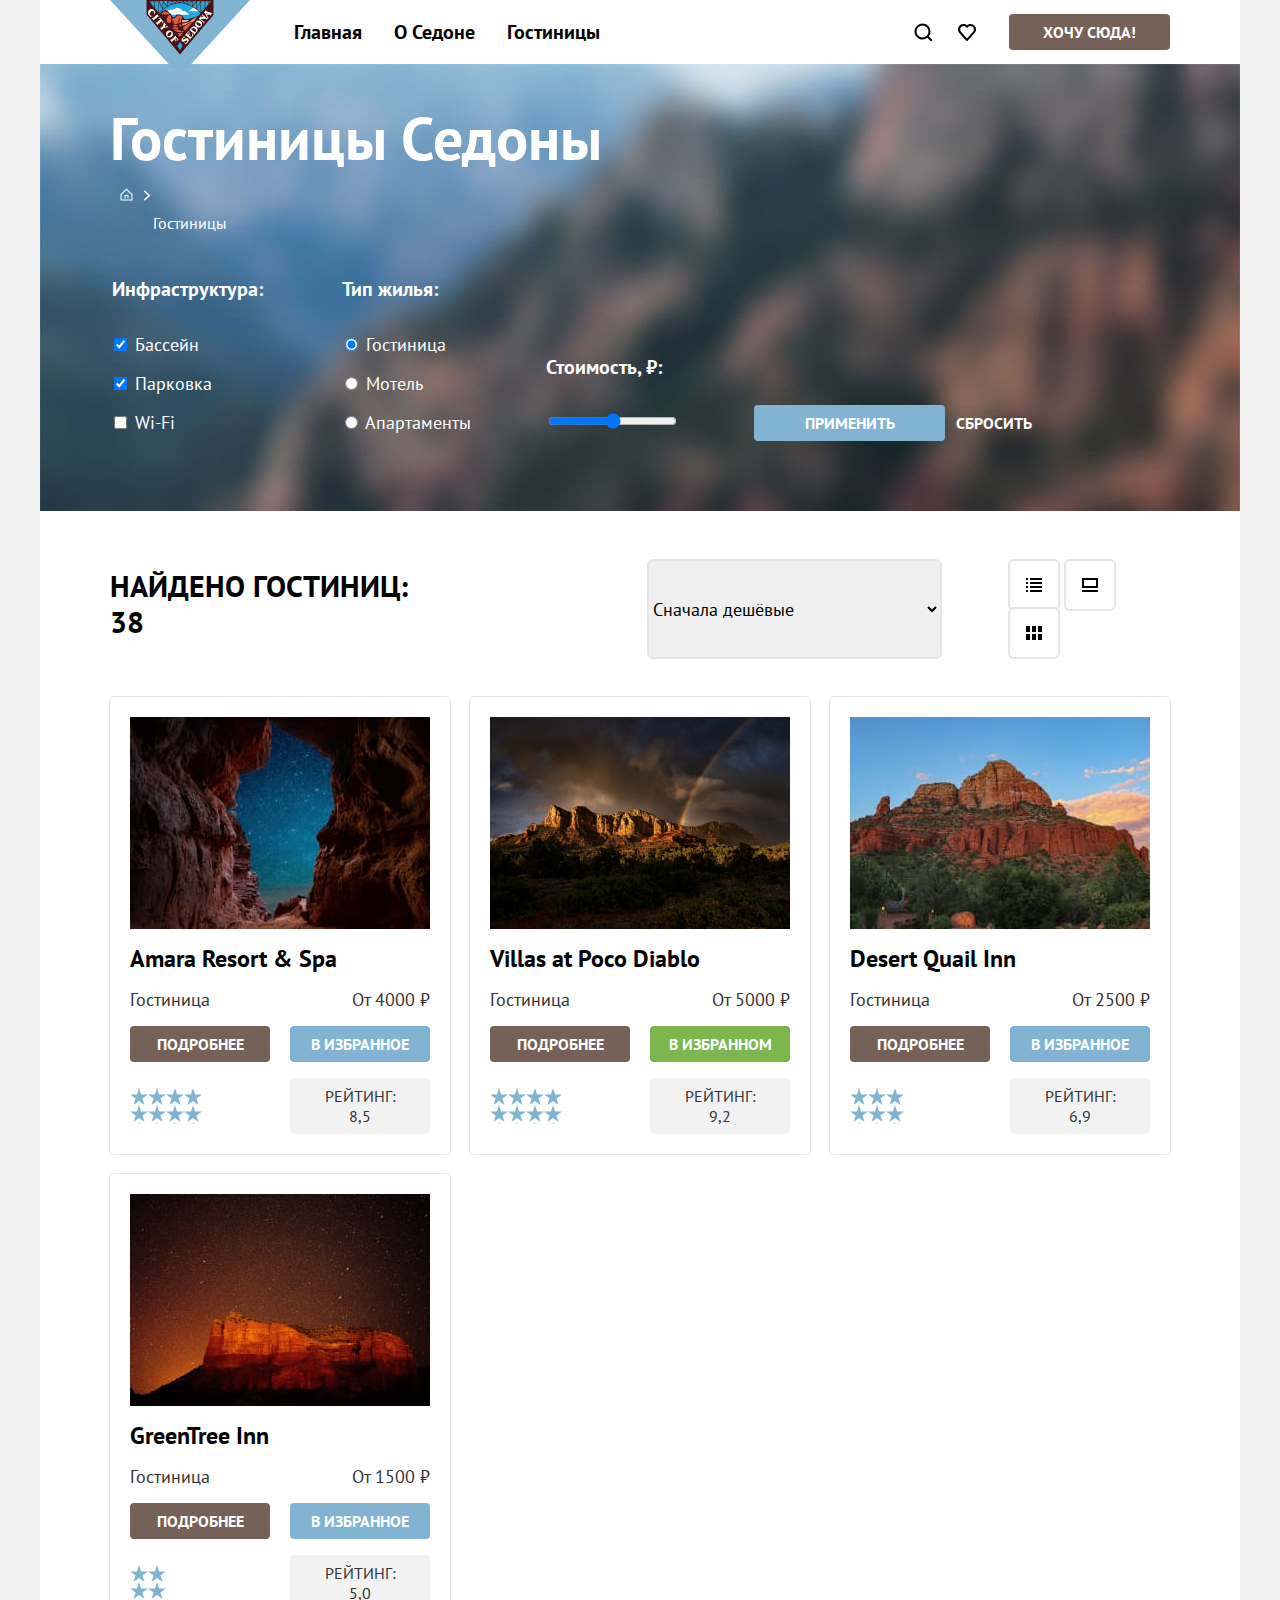
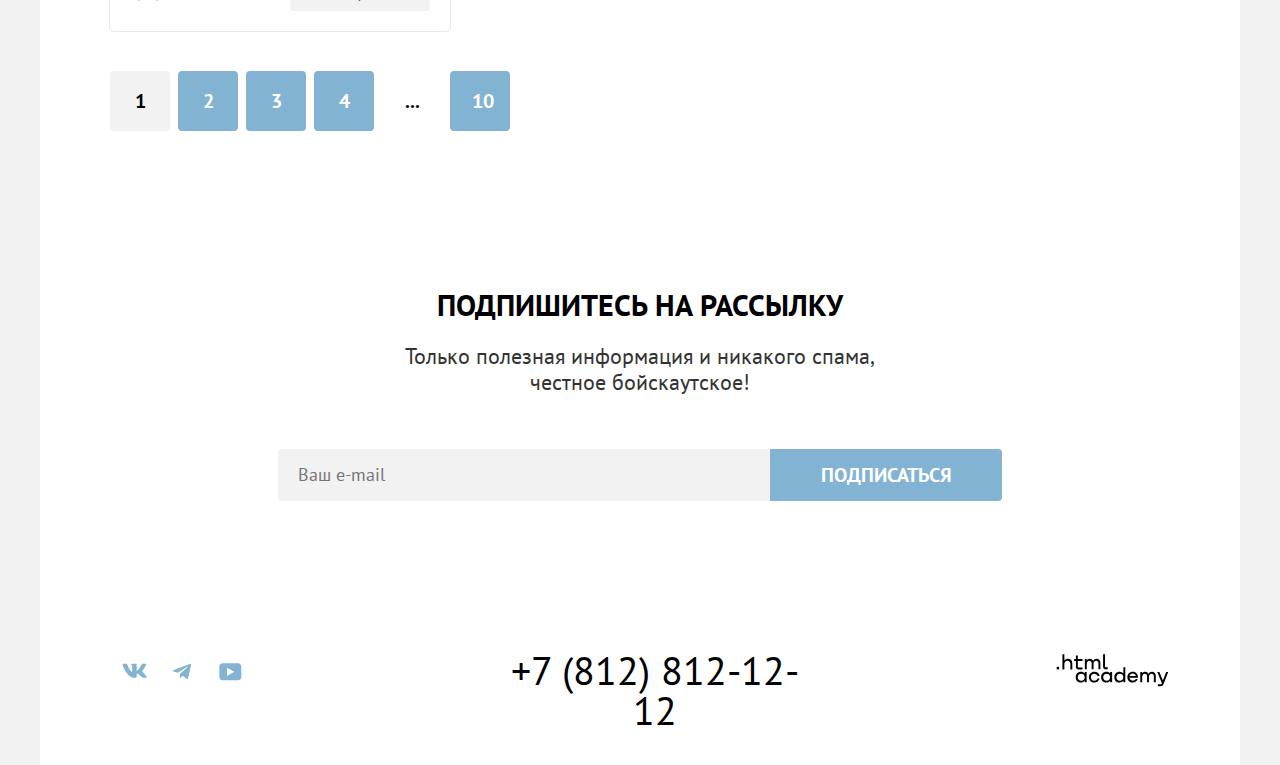
<file: 7/catalog.html>
<!DOCTYPE html>
<html lang="ru">
  <head>
    <meta charset="utf-8">
    <title>Каталог</title>
    <link rel="stylesheet" href="styles/styles.css">
    <base href="https://htmlacademy-htmlcss.github.io/2180395-sedona-35/7/">
</head>
  <body>
    <div class="container">
      <header class="page-header">
        <nav class="navigation">
          <div class="navigation-logo">
            <a href="index.html">
              <img src="images/logo.svg" width="140" height="70" alt="Логотип Седоны.">
            </a>
          </div>

          <ul class="navigation-list clear-list">
            <li class="navigation-item">
              <a class="navigation-link" href="index.html">Главная</a>
            </li>
            <li class="navigation-item">
              <a class="navigation-link" href="#">О Седоне</a>
            </li>
            <li class="navigation-item">
              <a class="navigation-link navigation-link-current">Гостиницы</a>
            </li>
          </ul>

          <ul class="menu-list clear-list">
            <li class="menu-item">
              <a class="menu-link" href="#">
                <svg aria-hidden="true" focusable="false" width="20" height="20" viewbox="0 0 20 20" fill="none" xmlns="http://www.w3.org/2000/svg">
                  <path d="m19.5 18-3.7-3.67c1-1.3 1.7-2.98 1.7-4.87a8 8 0 0 0-8-7.96c-4.4 0-8 3.68-8 8.06a8 8 0 0 0 12.9 6.26l3.7 3.68 1.4-1.5Zm-10-2.48a6 6 0 0 1-6-5.96 6 6 0 0 1 12 0 6 6 0 0 1-6 5.96Z" fill="#000"/>
                </svg>
                <span class="visually-hidden">
                  Поиск
                </span>
              </a>
            </li>
            <li class="menu-item">
              <a class="menu-link" href="#">
                <svg aria-hidden="true" focusable="false" width="20" height="20" viewbox="0 0 20 20" fill="none" xmlns="http://www.w3.org/2000/svg">
                  <path d="M9.9 19a.9.9 0 0 1-.8-.4c-5.4-6.1-6.7-7.5-7-7.9A5.4 5.4 0 0 1 6.5 2C7.8 2 9 2.5 10 3.3a5.46 5.46 0 0 1 9 4.1c0 1.3-.5 2.5-1.3 3.4l-7 7.9c-.2.2-.4.3-.8.3Zm-6-9.5c.3.4 3.5 4 6.1 6.9l6.2-7c.5-.5.7-1.2.7-2 0-1.8-1.5-3.3-3.3-3.3-1 0-2 .5-2.7 1.3-.3.3-.6.4-.9.4-.3 0-.6-.2-.8-.4-.7-.8-1.7-1.3-2.7-1.3-1.8 0-3.3 1.5-3.3 3.3-.1.9.3 1.6.7 2.1-.1 0-.1 0 0 0Z" fill="#000"/>
                </svg>
                <span class="visually-hidden">
                  Избранное
                </span>
              </a>
            </li>
            <li class="menu-item menu-item-button">
              <a class="button login-button" href="#">
                Хочу сюда!
              </a>
            </li>
          </ul>
        </nav>
      </header>

      <main class="main-inner main-container">
        <div class="page-container">
          <div class="main-sorting-catalog">
            <header class="inner-header">
              <h1 class="inner-header-title">Гостиницы Седоны</h1>
              <ul class="breadcrumbs clear-list">
                <li class="breadcrumbs-item">
                  <a class="breadcrumbs-link" href="index.html">
                    <span class="visually-hidden">Главная</span>
                    <svg aria-hidden="true" focusable="false" width="13" height="15" viewbox="0 0 13 15" fill="none" xmlns="http://www.w3.org/2000/svg">
                      <path d="m6.5.5-6 5.8v6.2h12V6.3L6.5.5Zm5 11h-10V6.7l5-4.8 5 4.8v4.8Z" fill="#fff"/><path d="M4.5 10.5h1V8h2v2.5h1V7h-4v3.5Z" fill="#fff"/>
                    </svg>
                  </a>
                </li>
                <li class="breadcrumbs-item">
                  <svg aria-hidden="true" focusable="false" width="8" height="21" viewbox="0 0 8 21" fill="none" xmlns="http://www.w3.org/2000/svg">
                    <path d="M6.92 9.97 2.17 5.72c-.25-.25-.75-.25-1.13 0-.37.25-.25.75 0 1l4.13 3.75-4 3.75a.76.76 0 0 0 0 1c0 .12.37.25.5.25.12 0 .37-.13.5-.25l4.75-4.25a.59.59 0 0 0 0-1Z" fill="#fff"/>
                  </svg>
                  <a class="breadcrumbs-link">Гостиницы</a>
                </li>
              </ul>
            </header>
            <section class="catalog-service">
              <h2 class="visually-hidden">Выбор сервисов с фильтрами</h2>
              <form class="catalog-filter" action="https://echo.htmlacademy.ru/" method="get">
                <fieldset class="catalog-filter-group">
                  <legend class="catalog-filter-title">Инфраструктура:</legend>
                  <ul class="catalog-filter-list clear-list">
                    <li class="catalog-filter-item">
                      <label class="control">
                        <input class="control-input" type="checkbox" name="swimming-pool" checked>
                        Бассейн
                      </label>
                    </li>
                    <li class="catalog-filter-item">
                      <label class="control">
                        <input class="control-input" type="checkbox" name="parking-space" checked>
                        Парковка
                      </label>
                    </li>
                    <li class="catalog-filter-item">
                      <label class="control">
                        <input class="control-input" type="checkbox" name="Wi-Fi">
                        Wi-Fi
                      </label>
                    </li>
                  </ul>
                </fieldset>

                <fieldset class="catalog-filter-group">
                  <legend class="catalog-filter-title">Тип жилья:</legend>
                  <ul class="catalog-filter-list clear-list">
                    <li class="catalog-filter-item">
                      <label class="control">
                        <input class="control-input" type="radio" name="type-of-housing" value="hotel" checked>
                        Гостиница
                      </label>
                    </li>
                    <li class="catalog-filter-item">
                      <label class="control">
                        <input class="control-input" type="radio" name="type-of-housing" value="motel">
                        Мотель
                      </label>
                    </li>
                    <li class="catalog-filter-item">
                      <label class="control">
                        <input class="control-input" type="radio" name="type-of-housing" value="apartments">
                        Апартаменты
                      </label>
                    </li>
                  </ul>
                </fieldset>

                <fieldset class="catalog-filter-group price-range">
                  <p class="catalog-filter-title cost">Стоимость, ₽:</p>
                  <label class="price" for="range">
                    <input class="price-range" type="range" min="0" max="9000" name="price-range" step="500" id="range">
                  </label>
                </fieldset>
                <fieldset class="catalog-filter-group catalog-button">
                  <button class="button catalog-button-submit" type="submit">Применить</button>
                  <button class="button catalog-button-reset" type="reset">Сбросить</button>
                </fieldset>
              </form>
            </section>
          </div>
          <section class="select-hotels">
            <div class="select-hotels-sorting">
              <p class="select-hotels-found">Найдено гостиниц: <span>38</span></p>
              <select class="select-control" aria-label="Сортировка">
                <option value="cheap">Сначала дешёвые</option>
                <option value="popular">Сначала популярные</option>
                <option value="expensive">Сначала дорогие</option>
              </select>
              <div class="sorting-buttons">
                <a href="#" class="card-grid-toggle card-grid-toggle-current" type="button">
                  <span class="visually-hidden">Показать таблицу</span>
                  <svg width="16" height="14" viewBox="0 0 16 14" fill="none" xmlns="http://www.w3.org/2000/svg">
                    <path d="M2 0H0v2h2V0ZM16 0H4v2h12V0ZM2 4H0v2h2V4ZM16 4H4v2h12V4ZM2 8H0v2h2V8ZM16 8H4v2h12V8ZM2 12H0v2h2v-2ZM16 12H4v2h12v-2Z" fill="#000"/>
                  </svg>
                </a>
                <a href="#" class="card-grid-toggle" type="button">
                <span class="visually-hidden">Показать слайды</span>
                <svg width="16" height="14" viewBox="0 0 16 14" fill="none" xmlns="http://www.w3.org/2000/svg">
                  <path d="M16 12H0v2h16v-2ZM14 2v6H2V2h12Zm2-2H0v10h16V0Z" fill="#000"/>
                </svg>
                </a>
                <a href="#" class="card-grid-toggle" type="button" >
                  <span class="visually-hidden">Показать список</span>
                  <svg width="16" height="14" viewBox="0 0 16 14" fill="none" xmlns="http://www.w3.org/2000/svg">
                    <path d="M4 0H0v6h4V0ZM16 0h-4v6h4V0ZM10 0H6v6h4V0ZM4 8H0v6h4V8ZM16 8h-4v6h4V8ZM10 8H6v6h4V8Z" fill="#000"/>
                  </svg>
                </a>
              </div>
            </div>
              <ul class="hotel-list clear-list">
                <li class="hotel-card">
                  <a class="hotel-card-link" href="#">
                    <h3 class="hotel-card-title">Amara Resort & Spa</h3>
                    <img class="hotel-card-image" width="300" height="212" src="images/starry-window-rock.jpg" alt="Звездное окно в скалах.">
                  </a>
                  <div class="hotel-card-content">
                    <span class="hotel-name">Гостиница</span>
                    <span class="hotel-card-price">От 4000 ₽</span>
                    <a class="button hotel-card-button" href="#">подробнее</a>
                    <button class="button hotel-button-favourites" type="button">в избранное</button>
                    <p class="rating-star"><span class="visually-hidden">Класс гостиницы: четыре звезды</span></p>
                    <span class="hotel-rating">Рейтинг: 8,5</span>
                  </div>
                </li>
                <li class="hotel-card">
                  <a class="hotel-card-link" href="#">
                    <h3 class="hotel-card-title">Villas at Poco Diablo</h3>
                    <img class="hotel-card-image" width="300" height="212" src="images/mountain-rainbow.jpg" alt="Радуга над горами.">
                  </a>
                  <div class="hotel-card-content">
                    <span class="hotel-name">Гостиница</span>
                    <span class="hotel-card-price">От 5000 ₽</span>
                    <a class="button hotel-card-button" href="#">подробнее</a>
                    <button class="button hotel-button-green" type="button">в избранном</button>
                    <p class="rating-star"><span class="visually-hidden">Класс гостиницы: четыре звезды</span></p>
                    <span class="hotel-rating">Рейтинг: 9,2</span>
                  </div>
                </li>
                <li class="hotel-card">
                  <a class="hotel-card-link" href="#">
                    <h3 class="hotel-card-title">Desert Quail Inn</h3>
                    <img class="hotel-card-image" width="300" height="212" src="images/big-mountain-day.jpg" alt="Великолепные горы.">
                  </a>
                  <div class="hotel-card-content">
                    <span class="hotel-name">Гостиница</span>
                    <span class="hotel-card-price">От 2500 ₽</span>
                    <a class="button hotel-card-button" href="#">подробнее</a>
                    <button class="button hotel-button-favourites" type="button">в избранное</button>
                    <p class="rating-star rating-star-three"><span class="visually-hidden" hidden>Класс гостиницы: три звезды</span></p>
                    <span class="hotel-rating">Рейтинг: 6,9</span>
                  </div>
                </li>
                <li class="hotel-card">
                  <a class="hotel-card-link" href="#">
                    <h3 class="hotel-card-title">GreenTree Inn</h3>
                    <img class="hotel-card-image" width="300" height="212" src="images/mountains-at-night.jpg" alt="Ночное небо в горах.">
                  </a>
                  <div class="hotel-card-content">
                    <span class="hotel-name">Гостиница</span>
                    <span class="hotel-card-price">От 1500 ₽</span>
                    <a class="button hotel-card-button" href="#">подробнее</a>
                    <button class="button hotel-button-favourites" type="button">в избранное</button>
                    <p class="rating-star rating-star-two"><span class="visually-hidden">Класс гостиницы: две звезды</span></p>
                    <span class="hotel-rating">Рейтинг: 5,0</span>
                  </div>
                </li>
              </ul>

              <ul class="pagination clear-list">
                <li class="pagination-item">
                  <a class="pagination-link pagination-link-current">1</a>
                </li>
                <li class="pagination-item">
                  <a class="pagination-link" href="#">2</a>
                </li>
                <li class="pagination-item">
                  <a class="pagination-link" href="#">3</a>
                </li>
                <li class="pagination-item">
                  <a class="pagination-link" href="#">4</a>
                </li>
                <li class="pagination-item">
                  <a class="pagination-link pagination-link-next" href="#">...</a>
                </li>
                <li class="pagination-item">
                  <a class="pagination-link" href="#">10</a>
                </li>
              </ul>

          </section>

          <section class="newsletter newsletter-page-mailing">
            <h3 class="newsletter-title">Подпишитесь на рассылку</h3>
            <p class="newsletter-description newsletter-grey-text">Только полезная информация и никакого спама,<br> честное бойскаутское!</p>
            <form class="newsletter-form" action="https://echo.htmlacademy.ru/" method="post">
              <label for="newsletter-email" class="visually-hidden">Заполните поле e-mail</label>
              <input class="newsletter-field" placeholder="Ваш e-mail" type="email" name="newsletter-email" id="newsletter-email" reguired>
              <button class="button newsletter-button" type="submit">Подписаться</button>
            </form>
          </section>
        </div>
      </main>

      <footer class="page-footer">
        <section class="footer-social">
          <h2 class="visually-hidden">Наши социальные сети</h2>
          <ul class="footer-social-list clear-list">
            <li class="footer-social-item">
              <a class="footer-social-link" href="https://vk.com/htmlacademy">
                <span class="visually-hidden">ВКонтакте</span>
                <svg class="footer-social-icon" aria-hidden="true" focusable="false" width="25" height="15" viewbox="0 0 25 15" fill="none" xmlns="http://www.w3.org/2000/svg">
                  <path fill-rule="evenodd" clip-rule="evenodd" d="M24.12 1.8c.16-.54 0-.94-.8-.94H20.7c-.67 0-.98.34-1.15.73 0 0-1.33 3.2-3.22 5.27-.61.6-.9.8-1.23.8-.16 0-.41-.2-.41-.75v-5.1c0-.66-.19-.95-.74-.95H9.82c-.42 0-.67.3-.67.59 0 .62.95.76 1.04 2.51v3.8c0 .83-.15.98-.48.98-.9 0-3.06-3.2-4.34-6.88-.25-.72-.5-1-1.18-1H1.57c-.75 0-.9.34-.9.73 0 .68.89 4.07 4.14 8.55 2.17 3.06 5.23 4.72 8 4.72 1.68 0 1.88-.37 1.88-1v-2.32c0-.74.16-.88.7-.88.38 0 1.05.19 2.6 1.66 1.79 1.75 2.08 2.54 3.08 2.54h2.63c.75 0 1.12-.37.9-1.1-.23-.72-1.08-1.77-2.2-3.02-.62-.71-1.54-1.48-1.82-1.86-.39-.5-.28-.71 0-1.15 0 0 3.2-4.42 3.54-5.93Z" fill="#83B3D3"/>
                </svg>
              </a>
            </li>
            <li class="footer-social-item">
              <a class="footer-social-link" href="https://t.me/htmlacademy">
                <span class="visually-hidden">Телеграм</span>
                <svg class="footer-social-icon" aria-hidden="true" focusable="false" width="18" height="16" viewbox="0 0 18 16" fill="none" xmlns="http://www.w3.org/2000/svg">
                  <path d="M16.79.96.84 7.1c-1.09.44-1.08 1.05-.2 1.32l4.1 1.28 9.47-5.98c.44-.27.85-.13.52.17l-7.68 6.93-.28 4.22c.41 0 .6-.2.83-.41l1.99-1.94 4.13 3.06c.77.42 1.31.2 1.5-.71l2.72-12.8c.28-1.1-.43-1.61-1.16-1.28Z" fill="#83B3D3"/>
                </svg>
              </a>
            </li>
            <li class="footer-social-item">
              <a class="footer-social-link" href="https://www.youtube.com/user/htmlacademyru">
                <span class="visually-hidden">YouTube</span>
                <svg class="footer-social-icon" aria-hidden="true" focusable="false" width="23" height="18" viewbox="0 0 23 18" fill="none" xmlns="http://www.w3.org/2000/svg">
                  <path d="M18.94.36H3.51C1.65.36.33 1.95.33 3.76v10.09c0 1.91 1.32 3.5 3.18 3.5h15.65c1.64 0 3.17-1.59 3.17-3.4V3.76c-.22-1.8-1.53-3.4-3.39-3.4ZM7.99 12.89V4.82l7.34 4.04-7.34 4.03Z" fill="#83B3D3"/>
                </svg>
              </a>
            </li>
          </ul>
        </section>

        <section class="footer-contacts">
          <h2 class="visually-hidden">Наш номер телефона</h2>
          <a class="contacts" href="tel:+78128121212">+7 (812) 812-12-12</a>
        </section>

        <section class="footer-htmlacademy">
          <h2 class="visually-hidden">Сайт htmlacademy</h2>
          <a class="htmlacademy-link" href="https://htmlacademy.ru/">
            <img src="images/htmlacademy.svg" width="115" height="33" alt="Логотип htmlacademy.">
          </a>
        </section>
      </footer>
    </div>
  </body>
</html>
</file>
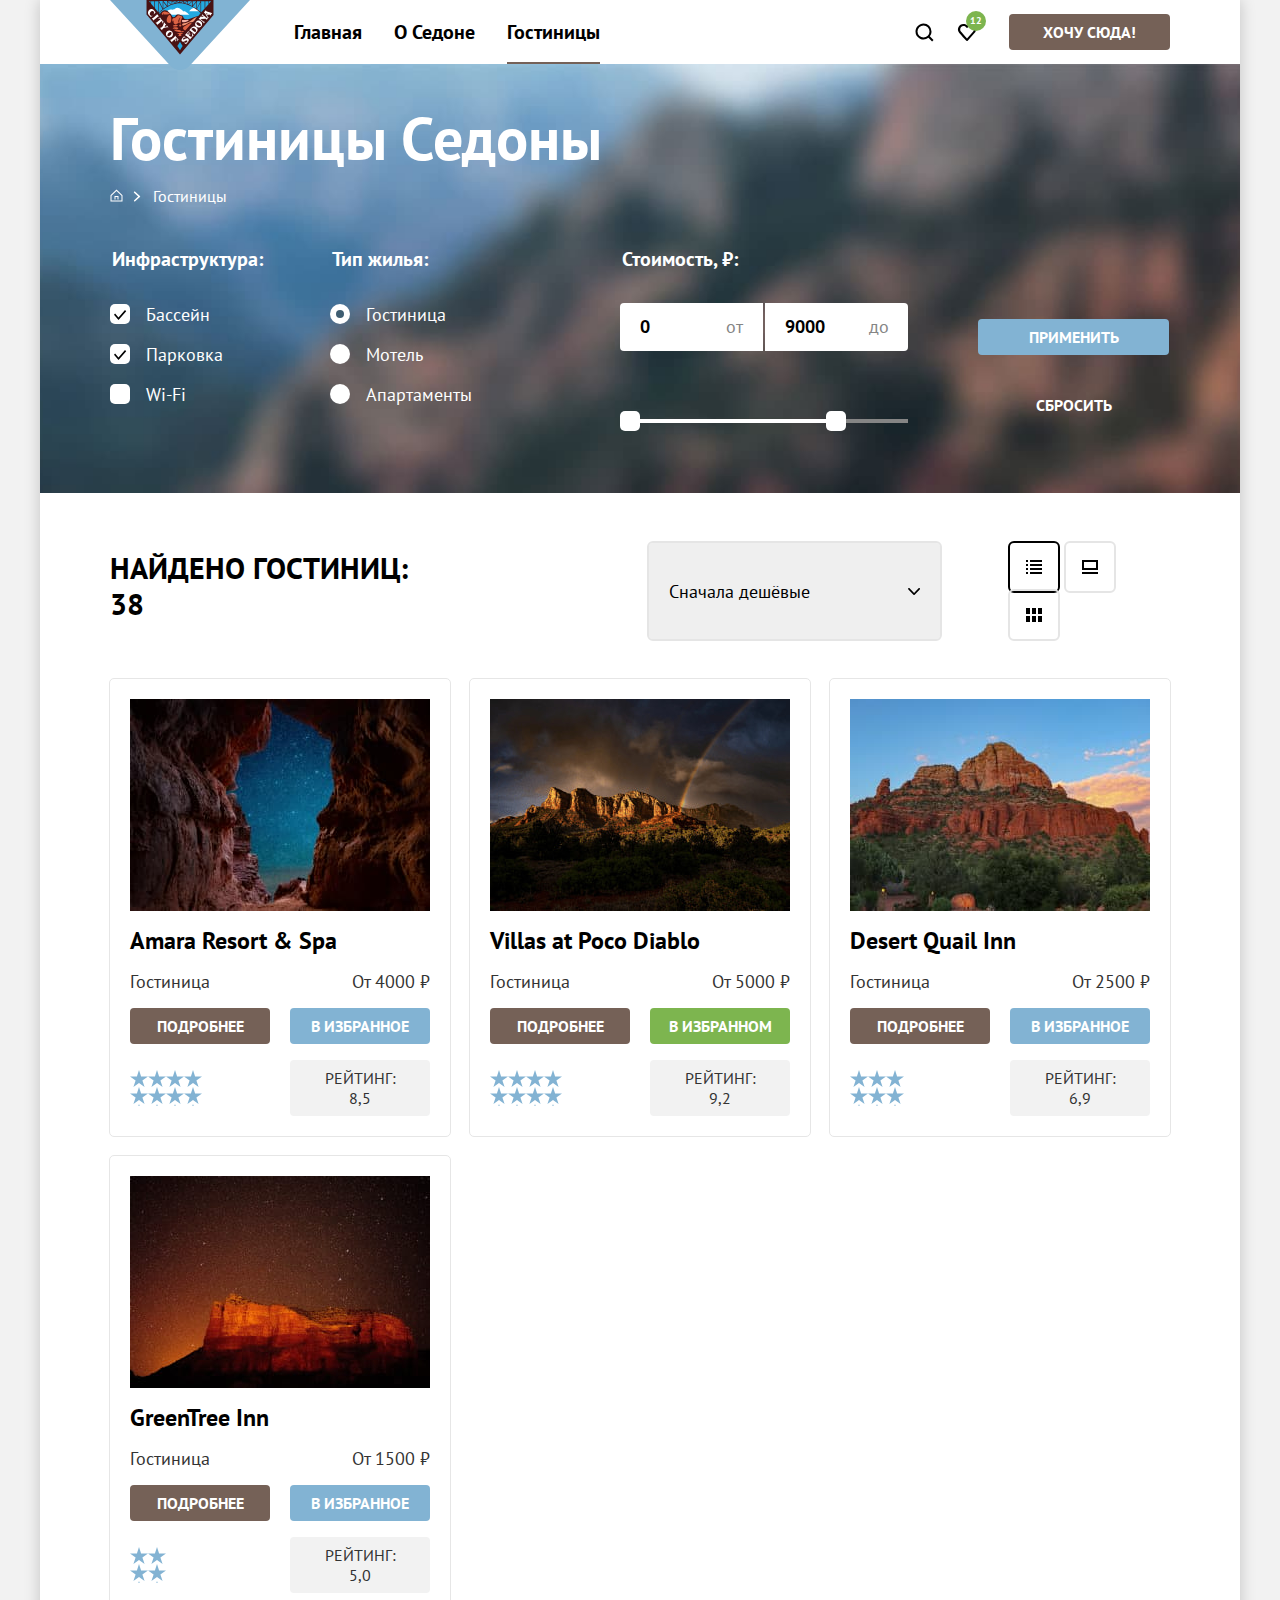
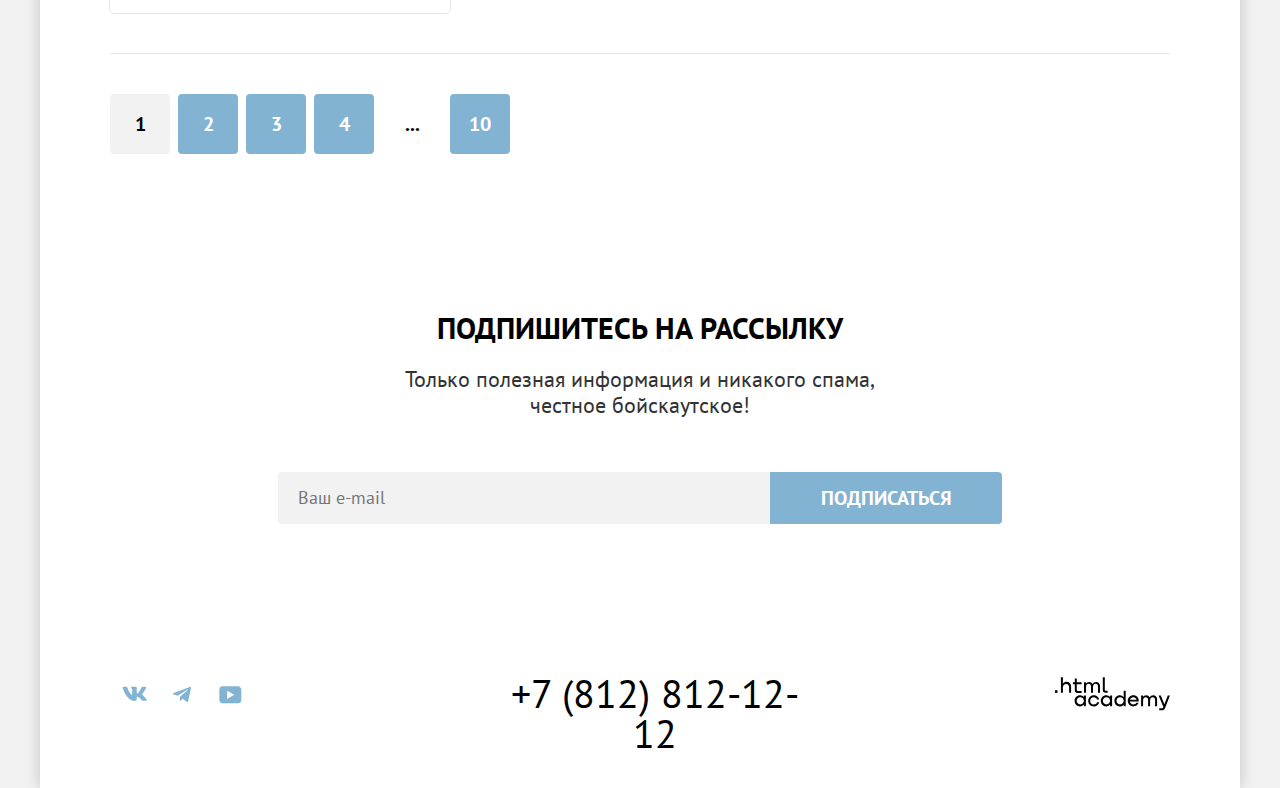
<file: 8/catalog.html>
<!DOCTYPE html>
<html lang="ru">
  <head>
    <meta charset="utf-8">
    <meta name="viewport" content="width=device-width, initial-scale=1.0">
    <title>Каталог</title>
    <link rel="stylesheet" href="styles/styles.css">
    <link rel="icon" href="favicon.ico"><!-- 32×32 -->
    <base href="https://htmlacademy-htmlcss.github.io/2180395-sedona-35/8/">
</head>
  <body>
    <div class="container">
      <header class="page-header">
        <nav class="navigation">
          <a class="navigation-logo" href="index.html">
            <img class="navigation-logo-icon" src="images/logo.svg" width="140" height="70" alt="Логотип Седоны.">
          </a>

          <ul class="navigation-list clear-list">
            <li class="navigation-item">
              <a class="navigation-link" href="index.html">Главная</a>
            </li>
            <li class="navigation-item">
              <a class="navigation-link" href="#">О Седоне</a>
            </li>
            <li class="navigation-item">
              <a class="navigation-link navigation-link-current">Гостиницы</a>
            </li>
          </ul>

          <ul class="menu-list clear-list">
            <li class="menu-item">
              <a class="menu-link" href="#">
                <svg aria-hidden="true" focusable="false" width="20" height="20" viewbox="0 0 20 20" fill="currentColor" xmlns="http://www.w3.org/2000/svg">
                  <path d="m19.5 18-3.7-3.67c1-1.3 1.7-2.98 1.7-4.87a8 8 0 0 0-8-7.96c-4.4 0-8 3.68-8 8.06a8 8 0 0 0 12.9 6.26l3.7 3.68 1.4-1.5Zm-10-2.48a6 6 0 0 1-6-5.96 6 6 0 0 1 12 0 6 6 0 0 1-6 5.96Z"/>
                </svg>
                <span class="visually-hidden">
                  Поиск
                </span>
              </a>
            </li>
            <li class="menu-item">
              <a class="menu-link menu-link-heart" href="#">
                <svg aria-hidden="true" focusable="false" width="20" height="20" viewbox="0 0 20 20" fill="currentColor" xmlns="http://www.w3.org/2000/svg">
                  <path d="M9.9 19a.9.9 0 0 1-.8-.4c-5.4-6.1-6.7-7.5-7-7.9A5.4 5.4 0 0 1 6.5 2C7.8 2 9 2.5 10 3.3a5.46 5.46 0 0 1 9 4.1c0 1.3-.5 2.5-1.3 3.4l-7 7.9c-.2.2-.4.3-.8.3Zm-6-9.5c.3.4 3.5 4 6.1 6.9l6.2-7c.5-.5.7-1.2.7-2 0-1.8-1.5-3.3-3.3-3.3-1 0-2 .5-2.7 1.3-.3.3-.6.4-.9.4-.3 0-.6-.2-.8-.4-.7-.8-1.7-1.3-2.7-1.3-1.8 0-3.3 1.5-3.3 3.3-.1.9.3 1.6.7 2.1-.1 0-.1 0 0 0Z"/>
                </svg>
                <span class="menu-favourites">
                  12
                </span>
                <span class="visually-hidden">
                  Избранное
                </span>
              </a>
            </li>
            <li class="menu-item menu-item-button">
              <a class="button menu-login-button" href="#">
                Хочу сюда!
              </a>
            </li>
          </ul>
        </nav>
      </header>

      <main class="main-inner main-container">
        <div class="page-container">
          <div class="main-sorting-catalog">
            <header class="inner-header">
              <h1 class="inner-header-title">Гостиницы Седоны</h1>
              <ul class="breadcrumbs clear-list">
                <li class="breadcrumbs-item breadcrumbs-arrow">
                  <a class="breadcrumbs-link" href="index.html">
                    <span class="visually-hidden">Главная</span>
                  </a>
                </li>
                <li class="breadcrumbs-item">
                  <a class="breadcrumbs-link">Гостиницы</a>
                </li>
              </ul>
            </header>
            <section class="catalog-service">
              <h2 class="visually-hidden">Выбор сервисов с фильтрами</h2>
              <form class="catalog-filter" action="https://echo.htmlacademy.ru/" method="get">
                <fieldset class="catalog-filter-group">
                  <legend class="catalog-filter-title">Инфраструктура:</legend>
                  <ul class="catalog-filter-list clear-list">
                    <li class="catalog-filter-item">
                      <label class="control">
                        <input class="visually-hidden control-input" type="checkbox" name="swimming-pool" checked>
                        <span class="control-mark"></span>
                        <span class="control-label">Бассейн</span>
                      </label>
                    </li>
                    <li class="catalog-filter-item">
                      <label class="control">
                        <input class="visually-hidden control-input" type="checkbox" name="parking-space" checked>
                        <span class="control-mark"></span>
                        <span class="control-label">Парковка</span>
                      </label>
                    </li>
                    <li class="catalog-filter-item">
                      <label class="control">
                        <input class="visually-hidden control-input" type="checkbox" name="Wi-Fi">
                        <span class="control-mark"></span>
                        <span class="control-label">Wi-Fi</span>
                      </label>
                    </li>
                  </ul>
                </fieldset>

                <fieldset class="catalog-filter-group">
                  <legend class="catalog-filter-title">Тип жилья:</legend>
                  <ul class="catalog-filter-list clear-list">
                    <li class="catalog-filter-item">
                      <label class="control">
                        <input class="visually-hidden control-input" type="radio" name="type-of-housing" value="hotel" checked>
                        <span class="control-mark"></span>
                        <span class="control-label">Гостиница</span>
                      </label>
                    </li>
                    <li class="catalog-filter-item">
                      <label class="control">
                        <input class="visually-hidden control-input" type="radio" name="type-of-housing" value="motel">
                        <span class="control-mark"></span>
                        <span class="control-label">Мотель</span>
                      </label>
                    </li>
                    <li class="catalog-filter-item">
                      <label class="control">
                        <input class="visually-hidden control-input" type="radio" name="type-of-housing" value="apartments">
                        <span class="control-mark"></span>
                        <span class="control-label">Апартаменты</span>
                      </label>
                    </li>
                  </ul>
                </fieldset>

                <fieldset class="catalog-filter-group catalog-filter-range">
                  <legend class="catalog-filter-title">Стоимость, ₽:</legend>
                  <div class="range">
                    <div class="range-wrapper-inputs">
                      <label class="catalog-filter-label">
                        <input class="range-input" type="number" value="0" name="min-price">
                        <span class="range-min-price">от</span>
                      </label>
                      <label class="catalog-filter-label">
                        <input class="range-input range-input-right" type="number" value="9000" name="max-price">
                        <span class="range-max-price">до</span>
                      </label>
                    </div>

                    <div class="range-scale">
                      <div class="range-bar" style="left: 8px; width: 210px">
                        <button type="button" class="range-toggle toggle-min">
                          <span class="visually-hidden">Изменить минимальную цену.</span>
                        </button>
                        <button type="button" class="range-toggle toggle-max">
                          <span class="visually-hidden">Изменить максимальную цену.</span>
                        </button>
                      </div>
                    </div>
                  </div>
                </fieldset>
                <div class="catalog-filter-group catalog-button">
                  <button class="button catalog-button-submit" type="submit">Применить</button>
                  <button class="button catalog-button-reset" type="reset">Сбросить</button>
                </div>
              </form>
            </section>
          </div>
          <section class="select-hotels">
            <div class="select-hotels-sorting">
              <p class="select-hotels-found">Найдено гостиниц: <span>38</span></p>
              <select class="select-control" aria-label="Сортировка">
                <option value="cheap">Сначала дешёвые</option>
                <option value="popular">Сначала популярные</option>
                <option value="expensive">Сначала дорогие</option>
              </select>
              <div class="sorting-buttons">
                <a href="#" class="card-grid-toggle card-grid-toggle-current" type="button">
                  <span class="visually-hidden">Показать таблицу</span>
                  <svg width="16" height="14" viewBox="0 0 16 14" fill="none" xmlns="http://www.w3.org/2000/svg">
                    <path d="M2 0H0v2h2V0ZM16 0H4v2h12V0ZM2 4H0v2h2V4ZM16 4H4v2h12V4ZM2 8H0v2h2V8ZM16 8H4v2h12V8ZM2 12H0v2h2v-2ZM16 12H4v2h12v-2Z" fill="#000"/>
                  </svg>
                </a>
                <a href="#" class="card-grid-toggle" type="button">
                <span class="visually-hidden">Показать слайды</span>
                <svg width="16" height="14" viewBox="0 0 16 14" fill="none" xmlns="http://www.w3.org/2000/svg">
                  <path d="M16 12H0v2h16v-2ZM14 2v6H2V2h12Zm2-2H0v10h16V0Z" fill="#000"/>
                </svg>
                </a>
                <a href="#" class="card-grid-toggle" type="button" >
                  <span class="visually-hidden">Показать список</span>
                  <svg width="16" height="14" viewBox="0 0 16 14" fill="none" xmlns="http://www.w3.org/2000/svg">
                    <path d="M4 0H0v6h4V0ZM16 0h-4v6h4V0ZM10 0H6v6h4V0ZM4 8H0v6h4V8ZM16 8h-4v6h4V8ZM10 8H6v6h4V8Z" fill="#000"/>
                  </svg>
                </a>
              </div>
            </div>
            <ul class="hotel-list clear-list">
              <li class="hotel-card">
                <a class="hotel-card-link" href="#">
                  <h3 class="hotel-card-title">Amara Resort & Spa</h3>
                  <img class="hotel-card-image" width="300" height="212" src="images/starry-window-rock.jpg" alt="Звездное окно в скалах.">
                </a>
                <div class="hotel-card-content">
                  <span class="hotel-name">Гостиница</span>
                  <span class="hotel-card-price">От 4000 ₽</span>
                  <a class="button hotel-card-button" href="#">подробнее</a>
                  <button class="button hotel-button-favourites" type="button">в избранное</button>
                  <p class="rating-star"><span class="visually-hidden">Класс гостиницы: четыре звезды</span></p>
                  <span class="hotel-rating">Рейтинг: 8,5</span>
                </div>
              </li>
              <li class="hotel-card">
                <a class="hotel-card-link" href="#">
                  <h3 class="hotel-card-title">Villas at Poco Diablo</h3>
                  <img class="hotel-card-image" width="300" height="212" src="images/mountain-rainbow.jpg" alt="Радуга над горами.">
                </a>
                <div class="hotel-card-content">
                  <span class="hotel-name">Гостиница</span>
                  <span class="hotel-card-price">От 5000 ₽</span>
                  <a class="button hotel-card-button" href="#">подробнее</a>
                  <button class="button hotel-button-green" type="button">в избранном</button>
                  <p class="rating-star"><span class="visually-hidden">Класс гостиницы: четыре звезды</span></p>
                  <span class="hotel-rating">Рейтинг: 9,2</span>
                </div>
              </li>
              <li class="hotel-card">
                <a class="hotel-card-link" href="#">
                  <h3 class="hotel-card-title">Desert Quail Inn</h3>
                  <img class="hotel-card-image" width="300" height="212" src="images/big-mountain-day.jpg" alt="Великолепные горы.">
                </a>
                <div class="hotel-card-content">
                  <span class="hotel-name">Гостиница</span>
                  <span class="hotel-card-price">От 2500 ₽</span>
                  <a class="button hotel-card-button" href="#">подробнее</a>
                  <button class="button hotel-button-favourites" type="button">в избранное</button>
                  <p class="rating-star rating-star-three"><span class="visually-hidden" hidden>Класс гостиницы: три звезды</span></p>
                  <span class="hotel-rating">Рейтинг: 6,9</span>
                </div>
              </li>
              <li class="hotel-card">
                <a class="hotel-card-link" href="#">
                  <h3 class="hotel-card-title">GreenTree Inn</h3>
                  <img class="hotel-card-image" width="300" height="212" src="images/mountains-at-night.jpg" alt="Ночное небо в горах.">
                </a>
                <div class="hotel-card-content">
                  <span class="hotel-name">Гостиница</span>
                  <span class="hotel-card-price">От 1500 ₽</span>
                  <a class="button hotel-card-button" href="#">подробнее</a>
                  <button class="button hotel-button-favourites" type="button">в избранное</button>
                  <p class="rating-star rating-star-two"><span class="visually-hidden">Класс гостиницы: две звезды</span></p>
                  <span class="hotel-rating">Рейтинг: 5,0</span>
                </div>
              </li>
            </ul>

            <ol class="pagination clear-list">
              <li class="pagination-item">
                <a class="pagination-link pagination-link-current">1</a>
              </li>
              <li class="pagination-item">
                <a class="pagination-link" href="#">2</a>
              </li>
              <li class="pagination-item">
                <a class="pagination-link" href="#">3</a>
              </li>
              <li class="pagination-item">
                <a class="pagination-link" href="#">4</a>
              </li>
              <li class="pagination-item">
                <a class="pagination-link pagination-link-next" href="#">...</a>
              </li>
              <li class="pagination-item">
                <a class="pagination-link pagination-link-prev" href="#">10</a>
              </li>
            </ol>
          </section>

          <section class="newsletter newsletter-page-mailing">
            <h3 class="newsletter-title">Подпишитесь на рассылку</h3>
            <p class="newsletter-description newsletter-grey-text">Только полезная информация и никакого спама,<br> честное бойскаутское!</p>
            <form class="newsletter-form" action="https://echo.htmlacademy.ru/" method="post">
              <label for="newsletter-email" class="visually-hidden">Заполните поле e-mail</label>
              <input class="newsletter-field" placeholder="Ваш e-mail" type="email" name="newsletter-email" id="newsletter-email" reguired>
              <button class="button newsletter-button" type="submit">Подписаться</button>
            </form>
          </section>
        </div>
      </main>

      <footer class="page-footer">
        <section class="footer-social">
          <h2 class="visually-hidden">Наши социальные сети</h2>
          <ul class="footer-social-list clear-list">
            <li class="footer-social-item">
              <a class="footer-social-link" href="https://vk.com/htmlacademy">
                <span class="visually-hidden">ВКонтакте</span>
                <svg class="footer-social-icon" aria-hidden="true" focusable="false" width="25" height="15" viewbox="0 0 25 15" fill="currentColor" xmlns="http://www.w3.org/2000/svg">
                  <path fill-rule="evenodd" clip-rule="evenodd" d="M24.12 1.8c.16-.54 0-.94-.8-.94H20.7c-.67 0-.98.34-1.15.73 0 0-1.33 3.2-3.22 5.27-.61.6-.9.8-1.23.8-.16 0-.41-.2-.41-.75v-5.1c0-.66-.19-.95-.74-.95H9.82c-.42 0-.67.3-.67.59 0 .62.95.76 1.04 2.51v3.8c0 .83-.15.98-.48.98-.9 0-3.06-3.2-4.34-6.88-.25-.72-.5-1-1.18-1H1.57c-.75 0-.9.34-.9.73 0 .68.89 4.07 4.14 8.55 2.17 3.06 5.23 4.72 8 4.72 1.68 0 1.88-.37 1.88-1v-2.32c0-.74.16-.88.7-.88.38 0 1.05.19 2.6 1.66 1.79 1.75 2.08 2.54 3.08 2.54h2.63c.75 0 1.12-.37.9-1.1-.23-.72-1.08-1.77-2.2-3.02-.62-.71-1.54-1.48-1.82-1.86-.39-.5-.28-.71 0-1.15 0 0 3.2-4.42 3.54-5.93Z"/>
                </svg>
              </a>
            </li>
            <li class="footer-social-item">
              <a class="footer-social-link" href="https://t.me/htmlacademy">
                <span class="visually-hidden">Телеграм</span>
                <svg class="footer-social-icon" aria-hidden="true" focusable="false" width="18" height="16" viewbox="0 0 18 16" fill="currentColor" xmlns="http://www.w3.org/2000/svg">
                  <path d="M16.79.96.84 7.1c-1.09.44-1.08 1.05-.2 1.32l4.1 1.28 9.47-5.98c.44-.27.85-.13.52.17l-7.68 6.93-.28 4.22c.41 0 .6-.2.83-.41l1.99-1.94 4.13 3.06c.77.42 1.31.2 1.5-.71l2.72-12.8c.28-1.1-.43-1.61-1.16-1.28Z"/>
                </svg>
              </a>
            </li>
            <li class="footer-social-item">
              <a class="footer-social-link" href="https://www.youtube.com/user/htmlacademyru">
                <span class="visually-hidden">YouTube</span>
                <svg class="footer-social-icon" aria-hidden="true" focusable="false" width="23" height="18" viewbox="0 0 23 18" fill="currentColor" xmlns="http://www.w3.org/2000/svg">
                  <path d="M18.94.36H3.51C1.65.36.33 1.95.33 3.76v10.09c0 1.91 1.32 3.5 3.18 3.5h15.65c1.64 0 3.17-1.59 3.17-3.4V3.76c-.22-1.8-1.53-3.4-3.39-3.4ZM7.99 12.89V4.82l7.34 4.04-7.34 4.03Z"/>
                </svg>
              </a>
            </li>
          </ul>
        </section>

        <section class="footer-contacts">
          <h2 class="visually-hidden">Наш номер телефона</h2>
          <a class="contacts" href="tel:+78128121212">+7 (812) 812-12-12</a>
        </section>

        <section class="footer-htmlacademy">
          <h2 class="visually-hidden">Сайт htmlacademy</h2>
          <a class="htmlacademy-link" href="https://htmlacademy.ru/">
            <svg class="logo-htmlacademy" aria-hidden="true" focusable="false" width="115" height="34" viewBox="0 0 115 34" fill="currentColor" xmlns="http://www.w3.org/2000/svg">
              <path d="M0 13.2564V15.8564H2.5V13.2564H0Z"/>
              <path d="M11.6 4.85645C10 4.85645 8.8 5.55645 8 6.55645H7.9V0.356445H5.9V15.8564H7.9V10.5564C7.9 8.45645 9.2 6.95645 11.2 6.95645C13 6.95645 14.1 8.35645 14.1 10.1564V15.8564H16.1V9.75644C16.2 6.75644 14.3 4.85645 11.6 4.85645Z"/>
              <path d="M26.6 5.15645H21.8V1.45645H19.8V5.25645H17.9V7.25645H19.8V13.2564C19.8 14.9564 20.8 15.9564 22.5 15.9564H26.6V13.9564H22.9C22.2 13.9564 21.8 13.5564 21.8 12.8564V7.15645H26.6V5.15645Z"/>
              <path d="M41.1 4.95645C39.5 4.95645 38.2 5.75644 37.6 7.05645H37.5C36.9 5.85645 35.7 4.95645 34.1 4.95645C32.7 4.95645 31.6 5.75645 31 6.75645H30.9V5.15645H29V15.7564H31V10.3564C31 8.35645 32 6.85645 33.6 6.85645C35.1 6.85645 36 7.85645 36 9.45645V15.7564H38V10.1564C38 7.75645 39.4 6.85645 40.6 6.85645C42.1 6.85645 43 7.85645 43 9.45645V15.7564H45V9.25644C45.1 6.75644 43.6 4.95645 41.1 4.95645Z"/>
              <path d="M47.8 13.0564C47.8 14.7564 48.8 15.7564 50.6 15.7564H52.6V13.7564H50.9C50.2 13.7564 49.8 13.3564 49.8 12.6564V0.356445H47.8V13.0564Z"/>
              <path d="M28.9 20.0564C28 18.9564 26.7 18.2564 25 18.2564C21.9 18.2564 19.6 20.5564 19.6 23.8564C19.6 27.1564 21.9 29.4564 25 29.4564C26.8 29.4564 28 28.6564 28.8 27.5564H28.9V29.1564H30.9V18.5564H28.9V20.0564ZM25.3 27.4564C23.1 27.4564 21.7 25.8564 21.7 23.8564C21.7 21.8564 23.1 20.2564 25.3 20.2564C27.5 20.2564 28.9 21.8564 28.9 23.8564C28.9 25.7564 27.5 27.4564 25.3 27.4564Z"/>
              <path d="M44.2 22.3564C43.7 19.9564 41.6 18.2564 38.8 18.2564C35.4 18.2564 33.2 20.7564 33.2 23.8564C33.2 26.9564 35.4 29.4564 38.8 29.4564C41.6 29.4564 43.7 27.6564 44.2 25.2564H42.1C41.7 26.5564 40.4 27.5564 38.8 27.5564C36.6 27.5564 35.2 25.9564 35.2 23.9564C35.2 21.9564 36.6 20.3564 38.8 20.3564C40.4 20.3564 41.6 21.3564 42.1 22.5564H44.2V22.3564Z"/>
              <path d="M55.1 20.0564C54.2 18.9564 52.9 18.2564 51.2 18.2564C48.1 18.2564 45.8 20.5564 45.8 23.8564C45.8 27.1564 48.1 29.4564 51.2 29.4564C53 29.4564 54.2 28.6564 55 27.5564H55.1V29.1564H57.1V18.5564H55.1V20.0564ZM51.5 27.4564C49.3 27.4564 47.9 25.8564 47.9 23.8564C47.9 21.8564 49.3 20.2564 51.5 20.2564C53.7 20.2564 55.1 21.8564 55.1 23.8564C55.1 25.7564 53.6 27.4564 51.5 27.4564Z"/>
              <path d="M68.7 20.1564C67.8 19.0564 66.5 18.2564 64.8 18.2564C61.7 18.2564 59.4 20.5564 59.4 23.8564C59.4 27.1564 61.6 29.4564 64.8 29.4564C66.5 29.4564 67.8 28.6564 68.6 27.6564H68.7V29.1564H70.7V13.7564H68.7V20.1564ZM65.1 27.4564C62.9 27.4564 61.5 25.8564 61.5 23.8564C61.5 21.8564 62.9 20.2564 65.1 20.2564C67.3 20.2564 68.7 21.8564 68.7 23.8564C68.6 25.8564 67.2 27.4564 65.1 27.4564Z"/>
              <path d="M78.3 18.2564C75 18.2564 72.8 20.7564 72.8 23.8564C72.8 26.8564 74.9 29.4564 78.3 29.4564C80.8 29.4564 82.8 28.1564 83.5 25.8564H81.4C80.9 26.8564 79.8 27.4564 78.4 27.4564C76.5 27.4564 75.1 26.1564 75 24.5564H83.8C84 20.9564 81.8 18.2564 78.3 18.2564ZM78.3 20.1564C80 20.1564 81.3 21.1564 81.6 22.7564H75.1C75.4 21.2564 76.6 20.1564 78.3 20.1564Z"/>
              <path d="M98.2 18.2564C96.6 18.2564 95.3 19.0564 94.6 20.2564H94.5C93.9 19.0564 92.7 18.2564 91.1 18.2564C89.7 18.2564 88.6 18.9564 88 20.0564V18.5564H86.1V29.1564H88.1V23.7564C88.1 21.7564 89.1 20.3564 90.7 20.2564C92.2 20.2564 93.1 21.2564 93.1 22.8564V29.1564H95.1V23.5564C95.1 21.1564 96.5 20.2564 97.7 20.2564C99.2 20.2564 100.1 21.2564 100.1 22.8564V29.1564H102.1V22.6564C102.2 20.0564 100.7 18.2564 98.2 18.2564Z"/>
              <path d="M109.4 27.3564L105.8 18.4564H103.6L108.4 30.0564C108.1 30.9564 107.7 31.2564 106.7 31.2564H104.2V33.2564H106.7C108.5 33.2564 109.5 32.4564 110.2 30.6564L114.9 18.4564H112.8L109.4 27.3564Z"/>
            </svg>
          </a>
        </section>
      </footer>
    </div>
  </body>
</html>
</file>
<file: styles/styles.css>
@font-face {
  font-family: "PT Sans";
  font-style: normal;
  font-weight: 400;
  src: url("../fonts/ptsans-400.woff2") format("woff2");
  font-display: swap;
}

@font-face {
  font-family: "PT Sans";
  font-style: normal;
  font-weight: 700;
  src: url("../fonts/ptsans-700.woff2") format("woff2");
  font-display: swap;
}

html {
  height: 100%;
}

body {
  margin: 0 auto;
  display: flex;
  flex-direction: column;
  min-height: 100%;
  font-family: "PT Sans", sans-serif;
  font-size: 18px;
  line-height: 21px;
  font-weight: 400;
  color: #000000;
  background-color: #F2F2F2;
}

.visually-hidden {
  position: absolute;
  width: 1px;
  height: 1px;
  margin: -1px;
  padding: 0;
  border: 0;
  clip: rect(0 0 0 0);
  overflow: hidden;
}

.button {
  display: inline-block;
  font-family: inherit;
  margin: 0;
  font-size: 16px;
  line-height: 20px;
  font-weight: 700;
  color: #FFFFFF;
  background-color: #82B3D3;
  text-align: center;
  text-decoration: none;
  text-transform: uppercase;
  border: none;
  border-radius: 4px;
  cursor: pointer;
}

.button:hover {
  background-color: #68A2CA;
}

.button:focus {
  background-color: #68A2CA;
}

.button:active {
  color: rgba(255, 255, 255, 0.3);
}

.button:disabled {
  background-color: #E5E5E5;
}

.button:disabled:hover {
  background-color: #E5E5E5;
  outline: none;
  cursor: default;
}

.container {
  margin: 0 auto;
  width: 1200px;
  background-color: #FFFFFF;
  box-shadow: 0 0 15px 0 rgba(0, 0, 0, 0.2);
  min-height: 100vh;
  flex-direction: column;
  justify-content: space-between;
}

.clear-list {
  margin: 0;
  padding: 0;
  list-style-type: none;
}

/* navigation */
.navigation {
  display: grid;
  grid-template-columns: 138px 1fr 370px;
  align-items: center;
  width: 1060px;
  column-gap: 30px;
  margin: 0 auto;
}

.navigation-logo img {
  display: block;
  margin-bottom: -6px;
}

.navigation-logo:focus-visible {
  outline: none;
}

.navigation-list {
  display: flex;
  flex-wrap: wrap;
  justify-content: flex-start;
}

.navigation-item {
  display: flex;
  position: relative;
}

.navigation-link {
  padding: 20px 16px;
  font-size: 20px;
  line-height: 24px;
  font-weight: 700;
  text-align: center;
  color: inherit;
  text-decoration: none;
}

.navigation-link-current::before {
  position: absolute;
  right: 16px;
  bottom: 0;
  left: 16px;
  height: 2px;
  background-color: #756157;
  content: "";
}

.navigation-link:hover,
.menu-link:hover {
  color: #756157;
}

.navigation-link:focus,
.menu-link:focus {
  outline-color: #68A2CA;
}

.menu-list {
  display: flex;
  flex-wrap: wrap;
  justify-content: flex-end;
}

.menu-link {
  display: flex;
  padding: 22px 12px;
  font-size: 16px;
  line-height: 20px;
  font-weight: 700;
  text-align: center;
  list-style: none;
  color: inherit;
  text-decoration: none;
  text-transform: uppercase;
}

.menu-link .menu-list {
  min-width: 20px;
  min-height: 20px;
}

.menu-favourites {
  position: relative;
  top: -11px;
  right: 12px;
  font-size: 10px;
  line-height: 10px;
  min-width: 12px;
}

.menu-list .menu-favourites::before {
  position: relative;
  min-width: 20px;
  height: 20px;
  background-color: #7DB54F;
  border-radius: 50%;
  content: "12";
  color: #FFFFFF;
  display: flex;
  align-items: center;
  justify-content: center;
}

.menu-login-button {
  display: block;
  background-color: #756157;
  margin-right: 0;
  padding: 8px 34px;
}

.menu-item img {
  display: block;
}

.menu-item-button {
  margin-left: 1px;
  display: flex;
  flex-direction: column;
  justify-content: center;
}

.menu-login-button:hover {
  background-color: #615048;
}

.menu-login-button:focus {
  background-color: #615048;
}

.menu-login-button:active {
  background-color: #756157;
}

/* main */
.main-container {
  flex-grow: 1;
}

.main-index {
  text-align: center;
}

.page-container {
  width: 1200px;
  margin: 0 auto;
}

.hero {
  background-image: url("../images/mountain-background.jpg");
  background-position: center;
  background-size: cover;
  background-repeat: no-repeat;
  background-color: #333333;
  padding-top: 51px;
}

.hero-logo-welcome {
  display: block;
  margin: 0 auto;
}

.hero-diadonals {
  display: block;
  background-image: url("../images/diagonals.svg");
  background-position: bottom;
  background-repeat: no-repeat;
  padding-bottom: 82px;
}

/*advantages*/
.advantages {
  margin: 0;
  padding-top: 69px;
}

.advantages-main-title {
  margin-top: 0;
  margin-bottom: 25px;
  font-size: 30px;
  line-height: 36px;
  font-weight: 700;
  text-transform: uppercase;
}

.advantages-main-description {
  margin: 0;
  margin-bottom: 90px;
  font-size: 20px;
  line-height: 26px;
  color: #333333;
  letter-spacing: 0.05em;
}

.advantages-list {
  display: flex;
  flex-wrap: wrap;
}

.advantages-item-blue {
  display: flex;
  width: 100%;
  color: #FFFFFF;
  background-color: #82B3D3;
}

.advantages-town-container {
  display: flex;
  flex-direction: column;
  padding-top: 92px;
  padding-bottom: 111px;
  width: 400px;
}

.advantages-town-container::before {
  order: 2;
  border-bottom: 2px solid rgba(255, 255, 255, 0.3);
  content: "";
  width: 60px;
  align-self: center;
}

.advantages-title {
  margin-top: 0;
  margin-bottom: 30px;
  font-size: 24px;
  line-height: 28px;
  text-transform: uppercase;
}

.advantages-description {
  flex-grow: 1;
  order: 3;
  margin-bottom: 0;
  margin-top: 10px;
  padding-top: 20px;
  color: #333333;
}

.advantages-town-container .advantages-description {
  color: #FFFFFF;
}

.advantages-item-image {
  height: auto;
  object-fit: cover;
}

.advantages-item {
  display: flex;
  flex-direction: column;
  align-items: center;
  width: 400px;
  padding-top: 103px;
  padding-bottom: 121px;
}

.advantages-item::before {
  flex-grow: 1;
  order: 2;
  border-bottom: 2px solid rgba(0, 0, 0, 0.3);
  content: "";
  width: 60px;
  align-self: center;
}

.advantages-bridge {
  flex-direction: row-reverse;
}

.advantages-lightblue {
  background-color: rgba(131, 179, 211, 0.2);
}

.advantages-paleblue {
  background-color: rgba(131, 179, 211, 0.12);
}

/*service*/
.service-list {
  display: flex;
  flex-wrap: wrap;
}

.service-item {
  width: 400px;
  display: flex;
  flex-direction: column;
  padding-top: 80px;
  padding-bottom: 81px;
  align-items: center;
}

.service-title {
  margin-top: 0;
  margin-bottom: 20px;
  font-size: 24px;
  line-height: 28px;
  font-weight: 700;
  text-transform: uppercase;
}

.service-description {
  margin-bottom: 0;
  margin-top: 10px;
  color: #333333;
}

.service-icon {
  order: -1;
  margin-bottom: 30px;
}

/*search*/
.search {
  padding-top: 96px;
  padding-bottom: 96px;
}

.search-title {
  margin-top: 0;
  margin-bottom: 20px;
  font-size: 30px;
  line-height: 36px;
  font-weight: 700;
  text-transform: uppercase;
}

.search-date {
  margin-top: 0;
  margin-bottom: 54px;
  font-size: 22px;
  line-height: 26px;
  color: #333333;
}

.search-button {
  display: block;
  margin: 0 auto;
  width: 276px;
  font-size: 20px;
  line-height: 36px;
  background-color: #756157;
  padding: 8px 50px;
}

.search-button:hover {
  background-color: #615048;
}

.search-button:focus {
  background-color: #615048;
}

/*newsletter*/
.newsletter {
  background-image: url("../images/bridge.jpg");
  color: #FFFFFF;
  text-align: center;
  background-color: rgba(0, 0, 0, 0.2);
  background-size: cover;
  background-repeat: no-repeat;
  padding-top: 96px;
  padding-bottom: 104px;
}

.newsletter-title {
  margin: 0;
  margin-bottom: 20px;
  font-size: 30px;
  line-height: 36px;
  font-weight: 700;
  text-transform: uppercase;
}

.newsletter-description {
  margin: 0;
  margin-top: 10px;
  font-size: 22px;
  line-height: 26px;
}

.newsletter-form {
  display: flex;
  justify-content: center;
  margin-top: 54px;
}

.newsletter-form input:placeholder-shown {
  outline-color: #68A2CA;
}

.newsletter-field {
  margin: 0;
  width: 412px;
  font-size: 18px;
  line-height: 24px;
  background-color: #F2F2F2;
  border: none;
  font-family: inherit;
  border-radius: 4px 0 0 4px;
  padding: 12px 20px;
}

.newsletter-field:focus {
  outline-color: #68A2CA;
}

.newsletter-button {
  width: 232px;
  font-size: 20px;
  line-height: 36px;
  padding: 8px 50px;
  border-radius: 0 4px 4px 0;
}

/*page-footer*/
.page-footer {
  display: flex;
  justify-content: space-between;
  width: 1060px;
  padding: 70px;
  padding-top: 40px;
  padding-bottom: 30px;
  list-style-type: none;
}

.footer-social {
  padding-top: 5px;
  padding-bottom: 5px;
  max-width: 144px;
}

.footer-social-list {
  display: flex;
  flex-wrap: wrap;
  list-style-type: none;
}

.footer-social-link {
  color: #82B3D3;
}

.footer-social-link:hover {
  color: #68A2CA;
}

.footer-social-link:focus {
  color: #68A2CA;
  outline-color: #68A2CA;
}

.footer-social-link:active {
  color: rgba(104, 162, 202, 0.3)
}

.footer-social-item {
  display: flex;
  justify-content: center;
  width: 48px;
  height: 40px;
}

.footer-social a {
  background: none;
}

.footer-social-icon {
  padding: 13px 12px;
}

.footer-contacts {
  display: flex;
  flex-wrap: wrap;
  padding: 5px 0;
  width: 331px;
  text-align: center;
  margin-left: 60px;
  margin-right: 60px;
}

.footer-contacts a {
  font-size: 40px;
  line-height: 40px;
  color: #000000;
  text-decoration-line: none;
}

.logo-htmlacademy {
  color: #000000;
}

.contacts:hover,
.logo-htmlacademy:hover {
  color: #756157;
}

.contacts:focus,
.logo-htmlacademy:focus {
  color: #756157;
  outline-color: #68A2CA;
}

.contacts:active,
.logo-htmlacademy:active {
  color: rgba(117, 97, 87, 0.3);
}

.footer-htmlacademy {
  padding: 9px 0;
  width: 115px;
}

.htmlacademy-link:focus-visible {
  outline-color: #68A2CA;
 }

/*catalog*/
.main-sorting-catalog {
  padding: 70px;
  padding-top: 35px;
  background-image: url("../images/sorting-background.jpg");
  background-color: #F2F2F2;
  background-position: center;
  background-size: cover;
  background-repeat: no-repeat;
  color: #FFFFFF;
}

.inner-header {
  margin-bottom: 40px;
}

.inner-header-title {
  margin-top: 0;
  margin-bottom: 8px;
  font-size: 60px;
  line-height: 78px;
}

.breadcrumbs {
  display: flex;
  flex-wrap: wrap;
  background-image: url("../images/home.svg");
  background-repeat: no-repeat;
  background-position: center left;
  align-items: center;
  width: 600px;
}

.breadcrumbs-item:not(:first-child) {
  background-image: url("../images/breadcrumbs.svg");
  background-repeat: no-repeat;
  background-position: left;
  padding-left: 10px;
}

.breadcrumbs-link {
  font-size: 16px;
  color: inherit;
  text-decoration: none;
  margin-right: 13px;
  margin-left: 10px;
}

.breadcrumbs-link:hover {
  color: rgba(255, 255, 255, 0.6);
}

.breadcrumbs-link:focus {
  color: #FFFFFF;
  outline-color: #68A2CA;
}

.breadcrumbs-link:active {
  color: rgba(255, 255, 255, 0.3);
}

.catalog-service {
  width: 1060px;
}

.catalog-filter {
  display: grid;
  grid-template-columns: 150px 150px 358px 192px;
  row-gap: 16px;
  column-gap: 70px;
}

.catalog-filter-group {
  margin: 0;
  padding: 0;
  border: none;
}

.catalog-filter-title {
  font-size: 20px;
  line-height: 24px;
  font-weight: 700;
  margin-top: 0;
  margin-bottom: 32px;
}

.catalog-filter-list {
  display: flex;
  flex-direction: column;
}

.catalog-filter-item {
  line-height: 24px;
}

.catalog-filter-item:not(:last-child) {
  margin-bottom: 16px;
}

.catalog-filter-range {
  margin-left: 70px;
}

/*control*/
.control {
  position: relative;
  display: block;
  padding-left: 36px;
}

/* Mark */
.control-mark {
  position: absolute;
  top: 1px;
  left: 0;
  width: 20px;
  height: 20px;
  background-color: #FFFFFF;
  border-radius: 5px;
}

.control:hover .control-mark {
  background-color: rgba(255, 255, 255, 0.3);
}

.control-input:focus + .control-mark {
  outline: 3px solid #83B3D3;
}

.control:active .control-mark {
  background-color: rgba(255, 255, 255, 0.3);
}

.control-input:disabled + .control-mark {
  outline: #FFFFFF;
}

.control:hover .control-label {
  color: rgba(255, 255, 255, 0.3);
}

.control:active .control-label {
  color: rgba(255, 255, 255, 0.3);
}

.control-input[type="checkbox"]:checked + .control-mark::before {
  position: absolute;
  background-image: url("../images/check-mark.svg");
  background-repeat: no-repeat;
  background-position: center;
  color: #3F5E72;
  top: 6px;
  left: 4px;
  width: 13px;
  height: 10px;
  content: "";
}

/* Radio */
.control-input[type="radio"] + .control-mark {
  border-radius: 50%;
}

.control-input[type="radio"]:checked + .control-mark::before {
  position: absolute;
  top: 6px;
  left: 6px;
  width: 8px;
  height: 8px;
  background-color: #3F5E72;
  border-radius: 50%;
  content: "";
}

/* Range */
.range-wrapper-inputs {
  display: flex;
  justify-content: space-between;
}

.range-input {
  width: 103px;
  color: #000000;
  appearance: none;
  font-size: 18px;
  line-height: 24px;
  font-weight: 700;
  border: none;
  font-family: inherit;
  border-radius: 4px 0 0 4px;
  padding: 12px 20px;
}

.range-input-right {
  margin-left: 3px;
  border-radius: 0 4px 4px 0;
}

.catalog-filter-label .range-min-price,
.catalog-filter-label .range-max-price {
  position: relative;
  top: -36px;
  right: -106px;
  line-height: 24px;
  color: rgb(133, 133, 133);
}

.range-input::-webkit-outer-spin-button,
.range-input::-webkit-inner-spin-button {
  appearance: none;
  margin: 0;
}

.range-input:hover {
  background-color: #E6E6E6;
}

.range-input:focus {
  outline: 3px solid #83B3D3;
  background-color: #E6E6E6;
}

.range-input:active {
  outline: 2px solid #000000;
}

.range-scale {
  position: relative;
  height: 4px;
  margin-top: 19px;
  background-color: rgb(133, 133, 133);
}

.range-bar {
  position: relative;
  height: 4px;
  background-color: #FFFFFF;
}

.range-toggle {
  position: absolute;
  width: 20px;
  height: 20px;
  background: #ffffff;
  border: none;
  border-radius: 5px;
  cursor: pointer;
}

.range-toggle:focus {
  outline: 3px solid #83B3D3;
}

.range-toggle:active {
  outline: 2px solid #83B3D3;
}

.toggle-min {
  top: -9px;
  left: -7px;
}

.toggle-max {
  top: -9px;
  right: -9px;
}

.catalog-button {
  display: flex;
  flex-direction: column;
  justify-content: end;
}

.catalog-button-submit {
  width: 191px;
  padding: 8px 50px;
  margin-bottom: 32px;
}

.catalog-button-reset {
  width: 191px;
  background: none;
  border: none;
  padding: 8px 50px;
}

.catalog-button-reset:hover {
  color: rgba(255, 255, 255, 0.3);
  background: none;
}

.catalog-button-reset:focus {
  outline: 3px solid #83B3D3;
  background: none;
}

.catalog-button-reset:active {
  color: rgba(255, 255, 255, 0.3);
}

.catalog-button-reset:disabled {
  color: rgba(0, 0, 0, 0.3);
}

/*select-hotels*/
.select-hotels {
  display: flex;
  flex-direction: column;
  width: 1060px;
  padding: 70px;
  padding-top: 50px;
  padding-bottom: 60px;
}

.select-hotels::before {
  order: 1;
  border-bottom: 1px solid #E6E6E6;
  content: "";
}

.select-hotels-sorting {
  display: flex;
  margin: 0;
  margin-bottom: 38px;
  justify-content: space-between;
}

.select-hotels-found {
  margin: 0;
  padding: 7px 0;
  margin-right: 200px;
  font-size: 30px;
  line-height: 36px;
  font-weight: 700;
  text-transform: uppercase;
}

.select-control {
  font-family: "PT Sans", sans-serif;
  font-weight: 400;
  font-size: 18px;
  line-height: 21px;
  box-shadow: none;
  width: 292px;
  border: 2px solid #E5E5E5;
  border-radius: 4px;
  appearance: none;
  padding: 12px 18px;
  background-image: url("../images/arrow.svg");
  background-repeat: no-repeat;
  background-position: center right 20px;
  cursor: pointer;
}

.select-control:hover {
  border-color: #68A2CA;
}

.select-control:focus {
  border-color: #68A2CA;
  outline: none;
}

.select-control:active {
  border-color: #3F5E72;
}

.select-control:disabled {
  border-color: rgba(0, 0, 0, 0.3);
}

.sorting-buttons {
  display: flex;
  flex-wrap: wrap;
  max-width: 160px;
  margin-left: 70px;
}

.card-grid-toggle {
  display: flex;
  align-items: center;
  justify-content: center;
  width: 44px;
  height: 44px;
  margin-right: 8px;
  border: 2px solid #E5E5E5;
  border-radius: 4px;
}

.card-grid-toggle:nth-child(3n) {
  margin-right: 0;
}

.card-grid-toggle:hover {
  border-color: #000000;
}

.card-grid-toggle:focus {
  border-color: #68A2CA;
  outline: none;
}

.card-grid-toggle:active {
  border-color: #000000;
}

.card-grid-toggle-current {
  border-color: #000000;
}

/*hotel-card*/
.hotel-list {
  display: grid;
  grid-template-columns: repeat(3, 1fr);
  gap: 17px;
  margin-bottom: 40px;
}

.hotel-card {
  display: flex;
  flex-direction: column;
  padding: 20px;
  border: 1px solid #E6E6E6;
  border-radius: 4px;
}

.hotel-card-link {
  display: flex;
  flex-direction: column;
  text-decoration: none;
  flex-grow: 1;
}

.hotel-card-link:focus {
  outline-color: #68A2CA;
}

.hotel-card-image {
  order: -1;
  display: block;
}

.hotel-card-title {
  margin-bottom: 16px;
  margin-top: 16px;
  font-size: 24px;
  line-height: 28px;
  font-weight: 700;
  color: #000000;
}

.hotel-card-content {
  display: grid;
  grid-template-columns: repeat(2, 1fr);
  row-gap: 16px;
  column-gap: 20px;
}

.hotel-name {
  color: #333333;
}

.hotel-card-price {
  color: #333333;
  text-align: end;
}

.hotel-card-button {
  background-color: #756157;
  padding: 8px 26px;
}

.hotel-card-button:hover {
  background-color: #615048;
}

.hotel-card-button:focus {
  background-color: #615048;
}

.hotel-card-button:active {
  background-color: #756157;
}

.hotel-button-favourites {
  padding: 8px 20px;
}

.hotel-button-green {
  background-color: #7DB54F;
  padding: 8px 18px;
}

.hotel-button-green:hover {
  background-color: #6C9E42;
}

.hotel-button-green:focus {
  background-color: #6C9E42;
}

.hotel-button-green:active {
  background-color: #7DB54F;
}

.rating-star {
  margin-top: 10px;
  margin-bottom: 10px;
  width: 72px;
  max-height: 16px;
  background-image: url("../images/star.svg");
}

.rating-star-three {
  width: 54px;
}

.rating-star-two {
  width: 36px;
}

.hotel-rating {
  font-size: 16px;
  line-height: 20px;
  text-transform: uppercase;
  color: #333333;
  background-color: #F2F2F2;
  text-align: center;
  border-radius: 4px;
  padding: 8px 22px;
}

/*pagination*/
.pagination {
  display: flex;
  margin-top: 40px;
  order: 2;
}

.pagination-item:not(:last-child) {
  margin-right: 8px;
}

.pagination-link {
  display: block;
  box-sizing: border-box;
  min-width: 60px;
  height: 60px;
  padding: 12px 12px;
  font-size: 20px;
  line-height: 36px;
  font-weight: 700;
  color: #FFFFFF;
  background-color: #82B3D3;
  text-decoration: none;
  border-radius: 4px;
  text-align: center;
}

.pagination-link-current {
  color: #000000;
  background-color: #F2F2F2;
}

.pagination-link-next {
  color: #000000;
  background-color: #FFFFFF;
  text-decoration: none;
}

.pagination-link:hover {
  background-color: #68A2CA;
}

.pagination-link:focus {
  background-color: #68A2CA;
}

.pagination-link:active {
  color: rgba(255, 255, 255, 0.3);
}

.newsletter-page-mailing {
  background-image: none;
  background-color: #FFFFFF;
  color: #000000;
}

.newsletter-grey-text {
  color: #333333;
}
</file>
<file: 6/styles/styles.css>
@font-face {
  font-family: "PT Sans";
  font-style: normal;
  font-weight: 400;
  src: url("../fonts/ptsans-400.woff2") format("woff2");
  font-display: swap;
}

@font-face {
  font-family: "PT Sans";
  font-style: normal;
  font-weight: 700;
  src: url("../fonts/ptsans-700.woff2") format("woff2");
  font-display: swap;
}

html {
  height: 100%;
}

body {
  margin: 0 auto;
  display: flex;
  flex-direction: column;
  min-height: 100%;
  font-family: "PT Sans", sans-serif;
  font-size: 18px;
  line-height: 21px;
  font-weight: 400;
  color: #000000;
  background-color: #F2F2F2;
}

.visually-hidden {
  position: absolute;
  width: 1px;
  height: 1px;
  margin: -1px;
  padding: 0;
  border: 0;
  clip: rect(0 0 0 0);
  overflow: hidden;
}

.button {
  font-family: inherit;
  margin: 0;
  font-size: 16px;
  line-height: 20px;
  font-weight: 700;
  color: #FFFFFF;
  background: #82B3D3;
  text-align: center;
  text-decoration: none;
  text-transform: uppercase;
  border: none;
  border-radius: 4px;
}

/*.button-current {
  color: #000000;
  background-color: #F2F2F2;
}*/

.container {
  margin: 0 auto;
  width: 1200px;
  background-color: #FFFFFF;
}

.clear-list {
  margin: 0;
  padding: 0;
  list-style-type: none;
}

/* navigation */
.navigation {
  display: grid;
  grid-template-columns: 138px 1fr 300px;
  align-items: center;
  width: 1060px;
  column-gap: 30px;
  margin: 0 auto;
}

img {
  display: block;
}

.navigation-list {
  display: flex;
  flex-wrap: wrap;
  justify-content: flex-start;
}

.navigation-link {
  display: block;
  padding: 20px 16px;
  font-size: 20px;
  line-height: 24px;
  font-weight: 700;
  text-align: center;
  color: inherit;
  text-decoration: none;
}

.menu-list {
  display: flex;
  flex-wrap: wrap;
  justify-content: flex-end;
}

.menu-link {
  display: block;
  padding: 22px 12px;
  font-size: 16px;
  line-height: 20px;
  font-weight: 700;
  text-align: center;
  list-style: none;
  color: inherit;
  text-decoration: none;
  text-transform: uppercase;
}

.menu-link .menu-user {
  min-width: 20px;
  min-height: 20px;
}

.login-button {
  display: block;
  background-color: #756157;
  margin-right: 0;
  padding: 8px 34px;
}

.menu-item img {
  display: block;
}

.menu-item-button {
  margin-left: 20px;
  display: flex;
  flex-direction: column;
  justify-content: center;
}

/* main */
.main-container {
  flex-grow: 1;
}

.main-index {
  text-align: center;
}

.page-container {
  width: 1200px;
  margin: 0 auto;
}

.hero {
  display: block;
  background-image: url("../images/mountain-background.jpg");
  background-color: #333333;
  background-position: center;
  background-size: 100% 100%;
  background-repeat: no-repeat;
  padding-top: 51px;
  padding-bottom: 82px;
}

.hero-logo-welcome {
  display: block;
  margin: 0 auto;
}

/*advantages*/
.advantages {
  margin: 0;
  padding-top: 69px;
}

.advantages-main-title {
  margin-top: 0;
  margin-bottom: 25px;
  font-size: 30px;
  line-height: 36px;
  font-weight: 700;
  text-transform: uppercase;
}

.advantages-main-description {
  margin: 0;
  margin-bottom: 90px;
  font-size: 20px;
  line-height: 26px;
  color: #333333;
}

.advantages-list {
  display: flex;
  flex-wrap: wrap;
}

.advantages-item-blue {
  display: flex;
  width: 100%;
  color: #FFFFFF;
  background-color: #82B3D3;
}

.advantages-town-container {
  padding-top: 92px;
  padding-bottom: 111px;
  width: 400px;
}

.advantages-title {
  margin-top: 0;
  margin-bottom: 62px;
  font-size: 24px;
  line-height: 28px;
  text-transform: uppercase;
}

.advantages-description {
  margin-bottom: 0;
  margin-top: 10px;
}

.advantages-item-image {
  height: auto;
  object-fit: cover;
}

.advantages-item {
  width: 400px;
  padding-top: 103px;
  padding-bottom: 121px;
}

.advantages-bridge {
  flex-direction: row-reverse;
}

.advantages-lightblue {
  background-color: rgba(131, 179, 211, 0.2);
}

.advantages-paleblue {
  background-color: rgba(131, 179, 211, 0.12);
}

/*service*/
.service-list {
  display: flex;
  flex-wrap: wrap;
}

.service-item {
  width: 400px;
  display: flex;
  flex-direction: column;
  padding-top: 80px;
  padding-bottom: 85px;
  align-items: center;
}

.service-title {
  margin-top: 0;
  margin-bottom: 20px;
  font-size: 24px;
  line-height: 28px;
  font-weight: 700;
  text-transform: uppercase;
}

.service-description {
  margin-bottom: 0;
  margin-top: 10px;
  color: #333333;
}

.service-icon {
  order: -1;
  margin-bottom: 30px;
}

/*search*/
.search {
  padding-top: 96px;
  padding-bottom: 96px;
}

.search-title {
  margin-top: 0;
  margin-bottom: 20px;
  font-size: 30px;
  line-height: 36px;
  font-weight: 700;
  text-transform: uppercase;
}

.search-date {
  margin-top: 0;
  margin-bottom: 54px;
  font-size: 22px;
  line-height: 26px;
  color: #333333;
}

.search-button {
  display: block;
  margin: 0 auto;
  width: 376px;
  font-size: 20px;
  line-height: 36px;
  background: #756157;
  padding: 8px 50px;
}

/*newsletter*/
.newsletter {
  background-image: url("../images/bridge.jpg");
  color: #FFFFFF;
  text-align: center;
  background-color: rgba(0, 0, 0, 0.2);
  background-position: center;
  background-size: 100% 100%;
  background-repeat: no-repeat;
  padding-top: 96px;
  padding-bottom: 104px;
}

.newsletter-title {
  margin: 0;
  margin-bottom: 20px;
  font-size: 30px;
  line-height: 36px;
  font-weight: 700;
  text-transform: uppercase;
}

.newsletter-description {
  margin: 0;
  margin-top: 10px;
  font-size: 22px;
  line-height: 26px;
}

.newsletter-form {
  display: flex;
  justify-content: center;
  margin-top: 54px;
}

.newsletter-field {
  margin: 0;
  width: 452px;
  font-size: 18px;
  line-height: 24px;
  background-color: #F2F2F2;
  border: none;
  font-family: inherit;
  border-radius: 4px 0 0 4px;
  padding: 12px 20px;
}

.newsletter-button {
  width: 232px;
  font-size: 20px;
  line-height: 36px;
  padding: 8px 50px;
  border-radius: 0 4px 4px 0;
}

/*page-footer*/
.page-footer {
  display: flex;
  justify-content: space-between;
  width: 1060px;
  padding: 70px;
  padding-top: 40px;
  padding-bottom: 30px;
  list-style-type: none;
}

.footer-social {
  padding-top: 5px;
  padding-bottom: 5px;
  max-width: 144px;
}

.footer-social-list {
  display: flex;
  flex-wrap: wrap;
  list-style-type: none;
}

.footer-social-item {
  width: 48px;
  height: 40px;
}

.footer-social a {
  background: none;
}

.footer-contacts {
  display: flex;
  flex-wrap: wrap;
  padding: 5px 0;
  width: 331px;
  text-align: center;
  margin-left: 60px;
  margin-right: 60px;
}

.footer-contacts a {
  font-size: 40px;
  line-height: 40px;
  color: #000000;
  text-decoration-line: none;
}

.footer-htmlacademy {
  padding: 9px 0;
  width: 115px;
}

/*catalog*/
.main-sorting-catalog {
  padding: 70px;
  padding-top: 35px;
  background-image: url("../images/sorting-background.jpg");
  background-color: #F2F2F2;
  background-position: center;
  background-size: 100% 100%;
  background-repeat: no-repeat;
  color: #FFFFFF;
}

.inner-header-title {
  margin-top: 0;
  margin-bottom: 8px;
  font-size: 60px;
  line-height: 78px;
}

.breadcrumbs {
  display: flex;
  flex-wrap: wrap;
  margin-bottom: 40px;
  width: 600px;
}

.breadcrumbs-link {
  font-size: 16px;
  color: inherit;
  text-decoration: none;
  margin-right: 28px;
}

.catalog-service {
  display: flex;
  flex-wrap: wrap;
  width: 1060px;
}

.catalog-filter-group {
  display: inline-block;
}

.catalog-filter-title {
  font-size: 20px;
  line-height: 24px;
  font-weight: 700;
}

.catalog-filter-item {
  line-height: 23px;
}

.catalog-button-submit {
  width: 191px;
  height: 36px;
  padding: 8px 50px;
}

.catalog-button-reset {
  background: none;
  border: none;
}

/*select-hotels*/
.select-hotels {
  width: 1060px;
  padding: 70px;
  padding-top: 50px;
  padding-bottom: 60px;
}

.select-hotels-sorting {
  display: flex;
  margin: 0;
  margin-bottom: 40px;
  justify-content: space-between;
}

.select-hotels-found {
  margin: 0;
  padding: 7px 0;
  margin-right: 200px;
  font-size: 30px;
  line-height: 36px;
  font-weight: 700;
}

.select-control {
  font-family: "PT Sans", sans-serif;
  font-weight: 400;
  font-size: 18px;
  line-height: 21px;
  box-shadow: none;
  width: 292px;
  /*border: 2px;*/
}

.sorting-buttons {
  display: flex;
  flex-wrap: wrap;
  max-width: 230px;
}

.select-hotels-sorting .button {
  width: 48px;
  height: 48px;
  margin-right: 8px;
  margin-bottom: 8px;
  background-color: #FFFFFF;
}

.select-hotels-sorting .button:nth-child(3n) {
  margin-right: 0;
}

.select-hotels-sorting .button:nth-child(n) {
  margin-bottom: 0;
}

.button-table {
  margin-left: 70px;
}

/*hotel-card*/
.hotel-list {
  display: grid;
  grid-template-columns: repeat(3, 340px);
  gap: 20px;
}

.hotel-card {
  padding: 20px;
  display: grid;
  grid-template-rows: min-content min-content auto min-content;
  grid-template-columns: 1fr 1fr;
  gap: 20px;
}

.hotel-card-link {
  grid-column: 1 / -1;
  text-decoration: none;
}

.hotel-card-title {
  grid-column: 1 / -1;
  margin: 0;
  margin-top: 16px;
  font-size: 24px;
  line-height: 28px;
  font-weight: 700;
  color: #000000;
}

.hotel-name,
.hotel-card-button,
.rating-star {
  grid-column: 1 / 2;
}

.hotel-name {
  grid-row: 2 / 3;
  color: #333333;
}

.hotel-card-price {
  grid-row: 2 / 3;
  color: #333333;
  text-align: end;
}

.hotel-card-button,
.hotel-button-favourites,
.hotel-button-green {
  grid-row: 3 / 4;
  align-self: end;
}

.hotel-card-button {
  grid-row: 3 / 4;
  background: #756157;
  padding: 8px 26px;
}

.hotel-button-favourites {
  padding: 8px 20px;
}

.hotel-button-green {
  grid-row: 3 / 4;
  background: #7DB54F;
  padding: 8px 18px;
}

.rating-star {
  grid-row: 4 / 5;
  margin: 0;
  width: 72px;
  height: 17px;
  background-image: url("../images/star.svg");
  background-size: 18px 17px;
  background-repeat: repeat-x;
}

.rating-star-three {
  width: 54px;
}

.rating-star-two {
  width: 36px;
}

.hotel-rating {
  grid-row: 4 / 5;
  align-self: end;
  font-size: 16px;
  line-height: 20px;
  text-transform: uppercase;
  color: #333333;
  background: #F2F2F2;
  text-align: center;
  border-radius: 4px;
}

/*pagination*/
.pagination {
  display: flex;
  margin-top: 40px;
}

.pagination-item {
  margin-right: 8px;
}

.pagination-item:not(:last-child) {
  margin-right: 8px;
}

.pagination-link {
  display: block;
  box-sizing: border-box;
  width: 60px;
  padding: 12px 22px;
  font-size: 20px;
  line-height: 36px;
  font-weight: 700;
  color: #FFFFFF;
  background-color: #82B3D3;
  text-decoration: none;
  border-radius: 4px;
}

.pagination-link-current {
  color: #000000;
  background-color: #F2F2F2;
}

.pagination-link-next {
  color: #000000;
  background-color: #FFFFFF;
  text-decoration: none;
}

.newsletter-page-mailing {
  background-image: none;
  background-color: #FFFFFF;
  color: #000000;
}

.newsletter-grey-text {
  color: #333333;
}
</file>
<file: 7/styles/styles.css>
@font-face {
  font-family: "PT Sans";
  font-style: normal;
  font-weight: 400;
  src: url("../fonts/ptsans-400.woff2") format("woff2");
  font-display: swap;
}

@font-face {
  font-family: "PT Sans";
  font-style: normal;
  font-weight: 700;
  src: url("../fonts/ptsans-700.woff2") format("woff2");
  font-display: swap;
}

html {
  height: 100%;
}

body {
  margin: 0 auto;
  display: flex;
  flex-direction: column;
  min-height: 100%;
  font-family: "PT Sans", sans-serif;
  font-size: 18px;
  line-height: 21px;
  font-weight: 400;
  color: #000000;
  background-color: #F2F2F2;
}

.visually-hidden {
  position: absolute;
  width: 1px;
  height: 1px;
  margin: -1px;
  padding: 0;
  border: 0;
  clip: rect(0 0 0 0);
  overflow: hidden;
}

.button {
  font-family: inherit;
  margin: 0;
  font-size: 16px;
  line-height: 20px;
  font-weight: 700;
  color: #FFFFFF;
  background: #82B3D3;
  text-align: center;
  text-decoration: none;
  text-transform: uppercase;
  border: none;
  border-radius: 4px;
  cursor: pointer;
}

.container {
  margin: 0 auto;
  width: 1200px;
  background-color: #FFFFFF;
}

.clear-list {
  margin: 0;
  padding: 0;
  list-style-type: none;
}

/* navigation */
.navigation {
  display: grid;
  grid-template-columns: 138px 1fr 370px;
  align-items: center;
  width: 1060px;
  column-gap: 30px;
  margin: 0 auto;
}

.navigation-logo img {
  display: block;
  margin-bottom: -6px;
}

.navigation-list {
  display: flex;
  flex-wrap: wrap;
  justify-content: flex-start;
}

.navigation-link {
  display: block;
  padding: 20px 16px;
  font-size: 20px;
  line-height: 24px;
  font-weight: 700;
  text-align: center;
  color: inherit;
  text-decoration: none;
}

.navigation-link:hover {

}

.menu-list {
  display: flex;
  flex-wrap: wrap;
  justify-content: flex-end;
}

.menu-link {
  display: flex;
  padding: 22px 12px;
  font-size: 16px;
  line-height: 20px;
  font-weight: 700;
  text-align: center;
  list-style: none;
  color: inherit;
  text-decoration: none;
  text-transform: uppercase;
}

.menu-link .menu-list {
  min-width: 20px;
  min-height: 20px;
}

.login-button {
  display: block;
  background-color: #756157;
  margin-right: 0;
  padding: 8px 34px;
}

.menu-item img {
  display: block;
}

.menu-item-button {
  margin-left: 20px;
  display: flex;
  flex-direction: column;
  justify-content: center;
}

/* main */
.main-container {
  flex-grow: 1;
}

.main-index {
  text-align: center;
}

.page-container {
  width: 1200px;
  margin: 0 auto;
}

.hero {
  display: block;
  background-image: url("../images/mountain-background.jpg");
  background-color: #333333;
  background-position: center;
  background-size: 100% 100%;
  background-repeat: no-repeat;
  padding-top: 51px;
  padding-bottom: 82px;
}

.hero-logo-welcome {
  display: block;
  margin: 0 auto;
}

/*advantages*/
.advantages {
  margin: 0;
  padding-top: 69px;
}

.advantages-main-title {
  margin-top: 0;
  margin-bottom: 25px;
  font-size: 30px;
  line-height: 36px;
  font-weight: 700;
  text-transform: uppercase;
}

.advantages-main-description {
  margin: 0;
  margin-bottom: 90px;
  font-size: 20px;
  line-height: 26px;
  color: #333333;
}

.advantages-list {
  display: flex;
  flex-wrap: wrap;
}

.advantages-item-blue {
  display: flex;
  width: 100%;
  color: #FFFFFF;
  background-color: #82B3D3;
}

.advantages-town-container {
  padding-top: 92px;
  padding-bottom: 111px;
  width: 400px;
}

.advantages-title {
  margin-top: 0;
  margin-bottom: 62px;
  font-size: 24px;
  line-height: 28px;
  text-transform: uppercase;
}

.advantages-description {
  margin-bottom: 0;
  margin-top: 10px;
}

.advantages-item-image {
  height: auto;
  object-fit: cover;
}

.advantages-item {
  width: 400px;
  padding-top: 103px;
  padding-bottom: 121px;
}

.advantages-bridge {
  flex-direction: row-reverse;
}

.advantages-lightblue {
  background-color: rgba(131, 179, 211, 0.2);
}

.advantages-paleblue {
  background-color: rgba(131, 179, 211, 0.12);
}

/*service*/
.service-list {
  display: flex;
  flex-wrap: wrap;
}

.service-item {
  width: 400px;
  display: flex;
  flex-direction: column;
  padding-top: 80px;
  padding-bottom: 85px;
  align-items: center;
}

.service-title {
  margin-top: 0;
  margin-bottom: 20px;
  font-size: 24px;
  line-height: 28px;
  font-weight: 700;
  text-transform: uppercase;
}

.service-description {
  margin-bottom: 0;
  margin-top: 10px;
  color: #333333;
}

.service-icon {
  order: -1;
  margin-bottom: 30px;
}

/*search*/
.search {
  padding-top: 96px;
  padding-bottom: 96px;
}

.search-title {
  margin-top: 0;
  margin-bottom: 20px;
  font-size: 30px;
  line-height: 36px;
  font-weight: 700;
  text-transform: uppercase;
}

.search-date {
  margin-top: 0;
  margin-bottom: 54px;
  font-size: 22px;
  line-height: 26px;
  color: #333333;
}

.search-button {
  display: block;
  margin: 0 auto;
  width: 276px;
  font-size: 20px;
  line-height: 36px;
  background: #756157;
  padding: 8px 50px;
}

/*newsletter*/
.newsletter {
  background-image: url("../images/bridge.jpg");
  color: #FFFFFF;
  text-align: center;
  background-color: rgba(0, 0, 0, 0.2);
  background-position: center;
  background-size: 100% 100%;
  background-repeat: no-repeat;
  padding-top: 96px;
  padding-bottom: 104px;
}

.newsletter-title {
  margin: 0;
  margin-bottom: 20px;
  font-size: 30px;
  line-height: 36px;
  font-weight: 700;
  text-transform: uppercase;
}

.newsletter-description {
  margin: 0;
  margin-top: 10px;
  font-size: 22px;
  line-height: 26px;
}

.newsletter-form {
  display: flex;
  justify-content: center;
  margin-top: 54px;
}

.newsletter-field {
  margin: 0;
  width: 452px;
  font-size: 18px;
  line-height: 24px;
  background-color: #FFFFFF;
  border: none;
  font-family: inherit;
  border-radius: 4px 0 0 4px;
  padding: 12px 20px;
}

.newsletter-button {
  width: 232px;
  font-size: 20px;
  line-height: 36px;
  padding: 8px 50px;
  border-radius: 0 4px 4px 0;
}

input:placeholder-shown {
  background-color: #F2F2F2;
  /*border: 2px solid #D28100;
  border-radius: 5px;*/
}

/*page-footer*/
.page-footer {
  display: flex;
  justify-content: space-between;
  width: 1060px;
  padding: 70px;
  padding-top: 40px;
  padding-bottom: 30px;
  list-style-type: none;
}

.footer-social {
  padding-top: 5px;
  padding-bottom: 5px;
  max-width: 144px;
}

.footer-social-list {
  display: flex;
  flex-wrap: wrap;
  list-style-type: none;
}

.footer-social-item {
  display: flex;
  justify-content: center;
  width: 48px;
  height: 40px;
}

.footer-social a {
  background: none;
}

.footer-social-icon {
  padding: 13px 12px;
}

.footer-contacts {
  display: flex;
  flex-wrap: wrap;
  padding: 5px 0;
  width: 331px;
  text-align: center;
  margin-left: 60px;
  margin-right: 60px;
}

.footer-contacts a {
  font-size: 40px;
  line-height: 40px;
  color: #000000;
  text-decoration-line: none;
}

.footer-htmlacademy {
  padding: 9px 0;
  width: 115px;
}

/*catalog*/
.main-sorting-catalog {
  padding: 70px;
  padding-top: 35px;
  background-image: url("../images/sorting-background.jpg");
  background-color: #F2F2F2;
  background-position: center;
  background-size: 100% 100%;
  background-repeat: no-repeat;
  color: #FFFFFF;
}

.inner-header {
  margin-bottom: 40px;
}

.inner-header-title {
  margin-top: 0;
  margin-bottom: 8px;
  font-size: 60px;
  line-height: 78px;
}

.breadcrumbs {
  display: flex;
  flex-wrap: wrap;
  width: 600px;
}

.breadcrumbs-link {
  display: flex;
  align-items: center;
  justify-content: center;
  font-size: 16px;
  color: inherit;
  text-decoration: none;
  margin-right: 10px;
  padding-left: 10px;
  margin-top: 3px;
  margin-bottom: 3px;
  /*align-self: center;*/
}

.catalog-service {
  width: 1060px;
}

.catalog-filter-group {
  display: inline-block;
  margin: 0;
  margin-right: 70px;
  padding: 0;
  border: none;
}

.catalog-filter-title {
  font-size: 20px;
  line-height: 24px;
  font-weight: 700;
  margin-bottom: 32px;
}

.catalog-filter-item {
  line-height: 23px;
  margin-bottom: 16px;
}

.catalog-filter-item:nth-child(3n) {
  margin-bottom: 0;
}

.catalog-button-submit {
  width: 191px;
  height: 36px;
  padding: 8px 50px;
}

.catalog-button-reset {
  background: none;
  border: none;
}

/*select-hotels*/
.select-hotels {
  width: 1060px;
  padding: 70px;
  padding-top: 50px;
  padding-bottom: 60px;
}

.select-hotels-sorting {
  display: flex;
  margin: 0;
  margin-bottom: 40px;
  justify-content: space-between;
}

.select-hotels-found {
  margin: 0;
  padding: 7px 0;
  margin-right: 200px;
  font-size: 30px;
  line-height: 36px;
  font-weight: 700;
  text-transform: uppercase;
}

.select-control {
  font-family: "PT Sans", sans-serif;
  font-weight: 400;
  font-size: 18px;
  line-height: 21px;
  box-shadow: none;
  width: 292px;
  border: none;
  outline: 2px solid #E5E5E5;
  border-radius: 4px;
}

.sorting-buttons {
  display: flex;
  flex-wrap: wrap;
  max-width: 160px;
  margin-left: 70px;
}

.card-grid-toggle {
  display: flex;
  align-items: center;
  justify-content: center;
  width: 48px;
  height: 48px;
  margin-right: 8px;
  background-color: #FFFFFF;
  outline: 2px solid #E5E5E5;
  border-radius: 4px;
}

/*.card-grid-toggle-current svg {
  outline: #000000;
}*/

.card-grid-toggle:nth-child(3n) {
  margin-right: 0;
}

.card-grid-toggle:nth-child(n) {
  margin-bottom: 0;
}

/*hotel-card*/
.hotel-list {
  display: grid;
  grid-template-columns: repeat(3, 1fr);
  gap: 20px;
}

.hotel-card {
  display: flex;
  flex-direction: column;
  padding: 20px;
  outline: 1px solid #E6E6E6;
  border-radius: 4px;
}

.hotel-card-link {
  display: flex;
  flex-direction: column;
  text-decoration: none;
  flex-grow: 1;
}

.hotel-card-image {
  order: -1;
  display: block;
}

.hotel-card-title {
  margin-bottom: 16px;
  margin-top: 16px;
  font-size: 24px;
  line-height: 28px;
  font-weight: 700;
  color: #000000;
}

.hotel-card-content {
  display: grid;
  grid-template-columns: repeat(2, 1fr);
  row-gap: 16px;
  column-gap: 20px;
}

.hotel-name {
  color: #333333;
}

.hotel-card-price {
  color: #333333;
  text-align: end;
}

.hotel-card-button {
  background-color: #756157;
  padding: 8px 26px;
}

.hotel-button-favourites {
  padding: 8px 20px;
}

.hotel-button-green {
  background-color: #7DB54F;
  padding: 8px 18px;
}

.rating-star {
  margin-top: 10px;
  margin-bottom: 10px;
  width: 72px;
  background-image: url("../images/star.svg");
}

.rating-star-three {
  width: 54px;
}

.rating-star-two {
  width: 36px;
}

.hotel-rating {
  font-size: 16px;
  line-height: 20px;
  text-transform: uppercase;
  color: #333333;
  background-color: #F2F2F2;
  text-align: center;
  border-radius: 4px;
  padding: 8px 22px;
}

/*pagination*/
.pagination {
  display: flex;
  margin-top: 40px;
}

.pagination-item:not(:last-child) {
  margin-right: 8px;
}

.pagination-link {
  display: block;
  box-sizing: border-box;
  width: 60px;
  padding: 12px 22px;
  font-size: 20px;
  line-height: 36px;
  font-weight: 700;
  color: #FFFFFF;
  background-color: #82B3D3;
  text-decoration: none;
  border-radius: 4px;
  text-align: center;
}

.pagination-link-current {
  color: #000000;
  background-color: #F2F2F2;
}

.pagination-link-next {
  color: #000000;
  background-color: #FFFFFF;
  text-decoration: none;
}

.newsletter-page-mailing {
  background-image: none;
  background-color: #FFFFFF;
  color: #000000;
}

.newsletter-grey-text {
  color: #333333;
}
</file>
<file: 8/styles/styles.css>
@font-face {
  font-family: "PT Sans";
  font-style: normal;
  font-weight: 400;
  src: url("../fonts/ptsans-400.woff2") format("woff2");
  font-display: swap;
}

@font-face {
  font-family: "PT Sans";
  font-style: normal;
  font-weight: 700;
  src: url("../fonts/ptsans-700.woff2") format("woff2");
  font-display: swap;
}

html {
  height: 100%;
}

body {
  margin: 0 auto;
  display: flex;
  flex-direction: column;
  min-height: 100%;
  font-family: "PT Sans", sans-serif;
  font-size: 18px;
  line-height: 21px;
  font-weight: 400;
  color: #000000;
  background-color: #F2F2F2;
}

.visually-hidden {
  position: absolute;
  width: 1px;
  height: 1px;
  margin: -1px;
  padding: 0;
  border: 0;
  clip: rect(0 0 0 0);
  overflow: hidden;
}

.button {
  font-family: inherit;
  margin: 0;
  font-size: 16px;
  line-height: 20px;
  font-weight: 700;
  color: #FFFFFF;
  background-color: #82B3D3;
  text-align: center;
  text-decoration: none;
  text-transform: uppercase;
  border: none;
  border-radius: 4px;
  cursor: pointer;
}

.button:hover {
  background-color: #68A2CA;
}

.button:focus {
  background-color: #68A2CA;
}

.button:active {
  color: rgba(255, 255, 255, 0.3);
}

.button:disabled {
  background-color: #E5E5E5;
}

.button:disabled:hover {
  background-color: #E5E5E5;
  outline: none;
  cursor: default;
}

.container {
  margin: 0 auto;
  width: 1200px;
  background-color: #FFFFFF;
  box-shadow: 0 0 15px 0 rgba(0, 0, 0, 0.2);
}

.clear-list {
  margin: 0;
  padding: 0;
  list-style-type: none;
}

/* navigation */
.navigation {
  display: grid;
  grid-template-columns: 138px 1fr 370px;
  align-items: center;
  width: 1060px;
  column-gap: 30px;
  margin: 0 auto;
}

.navigation-logo img {
  display: block;
  margin-bottom: -6px;
}

.navigation-logo:focus-visible {
  outline: none;
}

.navigation-list {
  display: flex;
  flex-wrap: wrap;
  justify-content: flex-start;
}

.navigation-item {
  display: flex;
  position: relative;
}

.navigation-link {
  padding: 20px 16px;
  font-size: 20px;
  line-height: 24px;
  font-weight: 700;
  text-align: center;
  color: inherit;
  text-decoration: none;
}

.navigation-link-current::before {
  position: absolute;
  right: 16px;
  bottom: 0;
  left: 16px;
  height: 2px;
  background-color: #756157;
  content: "";
}

.navigation-link:hover,
.menu-link:hover {
  color: #756157;
}

.navigation-link:focus,
.menu-link:focus {
  outline-color: #68A2CA;
}

.menu-list {
  display: flex;
  flex-wrap: wrap;
  justify-content: flex-end;
}

.menu-link {
  display: flex;
  padding-top: 12px;
  padding-bottom: 12px;
  padding-left: 3px;
  /*padding: 1px 12px;*/
  font-size: 16px;
  line-height: 20px;
  font-weight: 700;
  text-align: center;
  list-style: none;
  color: inherit;
  text-decoration: none;
  text-transform: uppercase;
}

.menu-link .menu-list {
  min-width: 20px;
  min-height: 20px;
}

.menu-list .menu-link-heart::before {
  position: relative;
  top: -11px;
  left: 29px;
  width: 20px;
  height: 20px;
  background-color: #7DB54F;
  border-radius: 50%;
  content: "";
}

.menu-list .menu-favourites {
  position: relative;
  top: -6px;
  right: 7px;
  color: #FFFFFF;
  font-size: 10px;
  line-height: 10px;

}

.menu-login-button {
  display: block;
  background-color: #756157;
  margin-right: 0;
  padding: 8px 34px;
}

.menu-item img {
  display: block;
}

.menu-item-button {
  margin-left: 20px;
  display: flex;
  flex-direction: column;
  justify-content: center;
}

.menu-login-button:hover {
  background-color: #615048;
}

.menu-login-button:focus {
  background-color: #615048;
}

.menu-login-button:active {
  background-color: #756157;
}

/* main */
.main-container {
  flex-grow: 1;
}

.main-index {
  text-align: center;
}

.page-container {
  width: 1200px;
  margin: 0 auto;
}

.hero {
  display: block;
  background-image: url("../images/mountain-background.jpg");
  background-position: center;
  background-size: cover;
  background-repeat: no-repeat;
  background-color: #333333;
  padding-top: 51px;
}

.hero-logo-welcome {
  display: block;
  margin: 0 auto;
}

.hero-diadonals {
  background-image: url("../images/diagonals.svg");
  background-position: bottom;
  background-repeat: no-repeat;
  padding-bottom: 82px;
}

/*advantages*/
.advantages {
  margin: 0;
  padding-top: 69px;
}

.advantages-main-title {
  margin-top: 0;
  margin-bottom: 25px;
  font-size: 30px;
  line-height: 36px;
  font-weight: 700;
  text-transform: uppercase;
}

.advantages-main-description {
  margin: 0;
  margin-bottom: 90px;
  font-size: 20px;
  line-height: 26px;
  color: #333333;
}

.advantages-list {
  display: flex;
  flex-wrap: wrap;
}

.advantages-item-blue {
  display: flex;
  width: 100%;
  color: #FFFFFF;
  background-color: #82B3D3;
}

.advantages-town-container {
  display: flex;
  flex-direction: column;
  padding-top: 92px;
  padding-bottom: 111px;
  width: 400px;
}

.advantages-town-container::before {
  order: 2;
  border-bottom: 2px solid rgba(255, 255, 255, 0.3);
  content: "";
  width: 60px;
  align-self: center;
}

.advantages-title {
  margin-top: 0;
  margin-bottom: 30px;
  font-size: 24px;
  line-height: 28px;
  text-transform: uppercase;
}

.advantages-description {
  flex-grow: 1;
  order: 3;
  margin-bottom: 0;
  margin-top: 10px;
  padding-top: 20px;
  color: #333333;
}

.advantages-town-container .advantages-description {
  color: #FFFFFF;
}

.advantages-item-image {
  height: auto;
  object-fit: cover;
}

.advantages-item {
  display: flex;
  flex-direction: column;
  align-items: center;
  width: 400px;
  padding-top: 103px;
  padding-bottom: 121px;
}

.advantages-item::before {
  flex-grow: 1;
  order: 2;
  border-bottom: 2px solid rgba(0, 0, 0, 0.3);
  content: "";
  width: 60px;
  align-self: center;
}

.advantages-bridge {
  flex-direction: row-reverse;
}

.advantages-lightblue {
  background-color: rgba(131, 179, 211, 0.2);
}

.advantages-paleblue {
  background-color: rgba(131, 179, 211, 0.12);
}

/*service*/
.service-list {
  display: flex;
  flex-wrap: wrap;
}

.service-item {
  width: 400px;
  display: flex;
  flex-direction: column;
  padding-top: 80px;
  padding-bottom: 85px;
  align-items: center;
}

.service-title {
  margin-top: 0;
  margin-bottom: 20px;
  font-size: 24px;
  line-height: 28px;
  font-weight: 700;
  text-transform: uppercase;
}

.service-description {
  margin-bottom: 0;
  margin-top: 10px;
  color: #333333;
}

.service-icon {
  order: -1;
  margin-bottom: 30px;
}

/*search*/
.search {
  padding-top: 96px;
  padding-bottom: 96px;
}

.search-title {
  margin-top: 0;
  margin-bottom: 20px;
  font-size: 30px;
  line-height: 36px;
  font-weight: 700;
  text-transform: uppercase;
}

.search-date {
  margin-top: 0;
  margin-bottom: 54px;
  font-size: 22px;
  line-height: 26px;
  color: #333333;
}

.search-button {
  display: block;
  margin: 0 auto;
  width: 276px;
  font-size: 20px;
  line-height: 36px;
  background-color: #756157;
  padding: 8px 50px;
}

.search-button:hover {
  background-color: #615048;
}

.search-button:focus {
  background-color: #615048;
}

/*newsletter*/
.newsletter {
  background-image: url("../images/bridge.jpg");
  color: #FFFFFF;
  text-align: center;
  background-color: rgba(0, 0, 0, 0.2);
  background-size: cover;
  background-repeat: no-repeat;
  padding-top: 96px;
  padding-bottom: 104px;
}

.newsletter-title {
  margin: 0;
  margin-bottom: 20px;
  font-size: 30px;
  line-height: 36px;
  font-weight: 700;
  text-transform: uppercase;
}

.newsletter-description {
  margin: 0;
  margin-top: 10px;
  font-size: 22px;
  line-height: 26px;
}

.newsletter-form {
  display: flex;
  justify-content: center;
  margin-top: 54px;
}

.newsletter-form input:placeholder-shown {
  outline-color: #68A2CA;
}

.newsletter-field {
  margin: 0;
  width: 452px;
  font-size: 18px;
  line-height: 24px;
  background-color: #F2F2F2;
  border: none;
  font-family: inherit;
  border-radius: 4px 0 0 4px;
  padding: 12px 20px;
}

.newsletter-field:focus {
  outline-color: #68A2CA;
}

.newsletter-button {
  width: 232px;
  font-size: 20px;
  line-height: 36px;
  padding: 8px 50px;
  border-radius: 0 4px 4px 0;
}

/*page-footer*/
.page-footer {
  display: flex;
  justify-content: space-between;
  width: 1060px;
  padding: 70px;
  padding-top: 40px;
  padding-bottom: 30px;
  list-style-type: none;
}

.footer-social {
  padding-top: 5px;
  padding-bottom: 5px;
  max-width: 144px;
}

.footer-social-list {
  display: flex;
  flex-wrap: wrap;
  list-style-type: none;
}

.footer-social-link {
  color: #82B3D3;
}

.footer-social-link:hover {
  color: #68A2CA;
}

.footer-social-link:focus {
  color: #68A2CA;
  outline-color: #68A2CA;
}

.footer-social-link:active {
  color: rgba(104, 162, 202, 0.3)
}

.footer-social-item {
  display: flex;
  justify-content: center;
  width: 48px;
  height: 40px;
}

.footer-social a {
  background: none;
}

.footer-social-icon {
  padding: 13px 12px;
}

.footer-contacts {
  display: flex;
  flex-wrap: wrap;
  padding: 5px 0;
  width: 331px;
  text-align: center;
  margin-left: 60px;
  margin-right: 60px;
}

.footer-contacts a {
  font-size: 40px;
  line-height: 40px;
  color: #000000;
  text-decoration-line: none;
}

.logo-htmlacademy {
  color: #000000;
}

.contacts:hover,
.logo-htmlacademy:hover {
  color: #756157;
}

.contacts:focus,
.logo-htmlacademy:focus {
  color: #756157;
  outline-color: #68A2CA;
}

.contacts:active,
.logo-htmlacademy:active {
  color: rgba(117, 97, 87, 0.3);
}

.footer-htmlacademy {
  padding: 9px 0;
  width: 115px;
}

.htmlacademy-link:focus-visible {
  outline-color: #68A2CA;
 }

/*catalog*/
.main-sorting-catalog {
  padding: 70px;
  padding-top: 35px;
  background-image: url("../images/sorting-background.jpg");
  background-color: #F2F2F2;
  background-position: center;
  background-size: cover;
  background-repeat: no-repeat;
  color: #FFFFFF;
}

.inner-header {
  margin-bottom: 40px;
}

.inner-header-title {
  margin-top: 0;
  margin-bottom: 8px;
  font-size: 60px;
  line-height: 78px;
}

.breadcrumbs {
  display: flex;
  flex-wrap: wrap;
  background-image: url("../images/home.svg");
  background-repeat: no-repeat;
  background-position: center left;
  align-items: center;
  width: 600px;
}

.breadcrumbs-item:not(:first-child) {
  background-image: url("../images/breadcrumbs.svg");
  background-repeat: no-repeat;
  background-position: left;
  padding-left: 10px;
}

.breadcrumbs-link {
  font-size: 16px;
  color: inherit;
  text-decoration: none;
  margin-right: 13px;
  margin-left: 10px;
}

.breadcrumbs-link:hover {
  color: rgba(255, 255, 255, 0.6);
}

.breadcrumbs-link:focus {
  color: #FFFFFF;
  outline-color: #68A2CA;
}

.breadcrumbs-link:active {
  color: rgba(255, 255, 255, 0.3);
}

.catalog-service {
  width: 1060px;
}

.catalog-filter {
  display: grid;
  grid-template-columns: 150px 150px 358px 192px;
  row-gap: 16px;
  column-gap: 70px;
}

.catalog-filter-group {
  margin: 0;
  padding: 0;
  border: none;
}

.catalog-filter-title {
  font-size: 20px;
  line-height: 24px;
  font-weight: 700;
  margin-top: 0;
  margin-bottom: 32px;
}

.catalog-filter-list {
  display: flex;
  flex-direction: column;
}

.catalog-filter-item {
  line-height: 24px;
}

.catalog-filter-item:not(:last-child) {
  margin-bottom: 16px;
}

.catalog-filter-range {
  margin-left: 70px;
}

/*control*/
.control {
  position: relative;
  display: block;
  padding-left: 36px;
}

/* Mark */
.control-mark {
  position: absolute;
  top: 1px;
  left: 0;
  width: 20px;
  height: 20px;
  background-color: #FFFFFF;
  border-radius: 5px;
}

.control:hover .control-mark {
  background-color: rgba(255, 255, 255, 0.3);
}

.control-input:focus + .control-mark {
  outline: 3px solid #83B3D3;
}

.control:active .control-mark {
  background-color: rgba(255, 255, 255, 0.3);
}

.control-input:disabled + .control-mark {
  outline: #FFFFFF;
}

.control:hover .control-label {
  color: rgba(255, 255, 255, 0.3);
}

.control:active .control-label {
  color: rgba(255, 255, 255, 0.3);
}

.control-input[type="checkbox"]:checked + .control-mark::before {
  position: absolute;
  background-image: url("../images/check-mark.svg");
  background-repeat: no-repeat;
  background-position: center;
  color: #3F5E72;
  top: 6px;
  left: 4px;
  width: 13px;
  height: 10px;
  content: "";
}

/* Radio */
.control-input[type="radio"] + .control-mark {
  border-radius: 50%;
}

.control-input[type="radio"]:checked + .control-mark::before {
  position: absolute;
  top: 6px;
  left: 6px;
  width: 8px;
  height: 8px;
  background-color: #3F5E72;
  border-radius: 50%;
  content: "";
}

/* Range */
.range-wrapper-inputs {
  display: flex;
  justify-content: space-between;
}

.range-input {
  width: 103px;
  color: #000000;
  appearance: none;
  font-size: 18px;
  line-height: 24px;
  font-weight: 700;
  border: none;
  font-family: inherit;
  border-radius: 4px 0 0 4px;
  padding: 12px 20px;
}

.range-input-right {
  margin-left: 2px;
  border-radius: 0 4px 4px 0;
}

.catalog-filter-label .range-min-price,
.catalog-filter-label .range-max-price {
  position: relative;
  top: -36px;
  right: -106px;
  line-height: 24px;
  color: rgb(133, 133, 133);
}

.range-input::-webkit-outer-spin-button,
.range-input::-webkit-inner-spin-button {
  appearance: none;
  margin: 0;
}

.range-input:hover {
  background-color: #E6E6E6;
}

.range-input:focus {
  outline: 3px solid #83B3D3;
  background-color: #E6E6E6;
}

.range-input:active {
  outline: 2px solid #000000;
}

.range-scale {
  position: relative;
  height: 4px;
  margin-top: 44px;
  background-color: rgb(133, 133, 133);
}

.range-bar {
  position: relative;
  height: 4px;
  background-color: #FFFFFF;
}

.range-toggle {
  position: absolute;
  width: 20px;
  height: 20px;
  background: #ffffff;
  border: none;
  border-radius: 5px;
  cursor: pointer;
}

.range-toggle:focus {
  outline: 3px solid #83B3D3;
}

.range-toggle:active {
  outline: 2px solid #83B3D3;
}

.toggle-min {
  top: -8px;
  left: -8px;
}

.toggle-max {
  top: -8px;
  right: -8px;
}

.catalog-button {
  display: flex;
  flex-direction: column;
  justify-content: end;
}

.catalog-button-submit {
  width: 191px;
  padding: 8px 50px;
  margin-bottom: 32px;
}

.catalog-button-reset {
  width: 191px;
  background: none;
  border: none;
  padding: 8px 50px;
}

.catalog-button-reset:hover {
  color: rgba(255, 255, 255, 0.3);
  background: none;
}

.catalog-button-reset:focus {
  outline: 3px solid #83B3D3;
  background: none;
}

.catalog-button-reset:active {
  color: rgba(255, 255, 255, 0.3);
}

.catalog-button-reset:disabled {
  color: rgba(0, 0, 0, 0.3);
}

/*select-hotels*/
.select-hotels {
  display: flex;
  flex-direction: column;
  width: 1060px;
  padding: 70px;
  padding-top: 50px;
  padding-bottom: 60px;
}

.select-hotels::before {
  order: 1;
  border-bottom: 1px solid #E6E6E6;
  content: "";
}

.select-hotels-sorting {
  display: flex;
  margin: 0;
  margin-bottom: 40px;
  justify-content: space-between;
}

.select-hotels-found {
  margin: 0;
  padding: 7px 0;
  margin-right: 200px;
  font-size: 30px;
  line-height: 36px;
  font-weight: 700;
  text-transform: uppercase;
}

.select-control {
  font-family: "PT Sans", sans-serif;
  font-weight: 400;
  font-size: 18px;
  line-height: 21px;
  box-shadow: none;
  width: 292px;
  border: none;
  outline: 2px solid #E5E5E5;
  border-radius: 4px;
  appearance: none;
  padding: 14px 20px;
  background-image: url("../images/arrow.svg");
  background-repeat: no-repeat;
  background-position: center right 20px;
  cursor: pointer;
}

.select-control:hover {
  outline-color: #68A2CA;
}

.select-control:focus {
  outline-color: #68A2CA;
}

.select-control:active {
  outline-color: #3F5E72;
}

.select-control:disabled {
  outline-color: rgba(0, 0, 0, 0.3);
}

.sorting-buttons {
  display: flex;
  flex-wrap: wrap;
  max-width: 160px;
  margin-left: 70px;
}

.card-grid-toggle {
  display: flex;
  align-items: center;
  justify-content: center;
  width: 48px;
  height: 48px;
  margin-right: 8px;
  outline: 2px solid #E5E5E5;
  border-radius: 4px;
}

.card-grid-toggle:nth-child(3n) {
  margin-right: 0;
}

.card-grid-toggle:hover {
  outline-color: #000000;
}

.card-grid-toggle:focus {
  outline-color: #68A2CA;
}

.card-grid-toggle:active {
  outline-color: #000000;
}

.card-grid-toggle-current {
  outline-color: #000000;
}

/*hotel-card*/
.hotel-list {
  display: grid;
  grid-template-columns: repeat(3, 1fr);
  gap: 20px;
  margin-bottom: 40px;
}

.hotel-card {
  display: flex;
  flex-direction: column;
  padding: 20px;
  outline: 1px solid #E6E6E6;
  border-radius: 4px;
}

.hotel-card-link {
  display: flex;
  flex-direction: column;
  text-decoration: none;
  flex-grow: 1;
}

.hotel-card-link:focus {
  outline-color: #68A2CA;
}

.hotel-card-image {
  order: -1;
  display: block;
}

.hotel-card-title {
  margin-bottom: 16px;
  margin-top: 16px;
  font-size: 24px;
  line-height: 28px;
  font-weight: 700;
  color: #000000;
}

.hotel-card-content {
  display: grid;
  grid-template-columns: repeat(2, 1fr);
  row-gap: 16px;
  column-gap: 20px;
}

.hotel-name {
  color: #333333;
}

.hotel-card-price {
  color: #333333;
  text-align: end;
}

.hotel-card-button {
  background-color: #756157;
  padding: 8px 26px;
}

.hotel-card-button:hover {
  background-color: #615048;
}

.hotel-card-button:focus {
  background-color: #615048;
}

.hotel-card-button:active {
  background-color: #756157;
}

.hotel-button-favourites {
  padding: 8px 20px;
}

.hotel-button-green {
  background-color: #7DB54F;
  padding: 8px 18px;
}

.hotel-button-green:hover {
  background-color: #6C9E42;
}

.hotel-button-green:focus {
  background-color: #6C9E42;
}

.hotel-button-green:active {
  background-color: #7DB54F;
}

.rating-star {
  margin-top: 10px;
  margin-bottom: 10px;
  width: 72px;
  background-image: url("../images/star.svg");
}

.rating-star-three {
  width: 54px;
}

.rating-star-two {
  width: 36px;
}

.hotel-rating {
  font-size: 16px;
  line-height: 20px;
  text-transform: uppercase;
  color: #333333;
  background-color: #F2F2F2;
  text-align: center;
  border-radius: 4px;
  padding: 8px 22px;
}

/*pagination*/
.pagination {
  display: flex;
  margin-top: 40px;
  order: 2;

}

.pagination-item:not(:last-child) {
  margin-right: 8px;

}

.pagination-link {
  display: block;
  box-sizing: border-box;
  width: 60px;
  height: 60px;
  padding-top: 12px;
  font-size: 20px;
  line-height: 36px;
  font-weight: 700;
  color: #FFFFFF;
  background-color: #82B3D3;
  text-decoration: none;
  border-radius: 4px;
  text-align: center;
}

.pagination-link-current {
  color: #000000;
  background-color: #F2F2F2;
}

.pagination-link-next {
  color: #000000;
  background-color: #FFFFFF;
  text-decoration: none;
}

.pagination-link:hover {
  background-color: #68A2CA;
}

.pagination-link:focus {
  background-color: #68A2CA;
}

.pagination-link:active {
  color: rgba(255, 255, 255, 0.3);
}

.newsletter-page-mailing {
  background-image: none;
  background-color: #FFFFFF;
  color: #000000;
}

.newsletter-grey-text {
  color: #333333;
}
</file>
